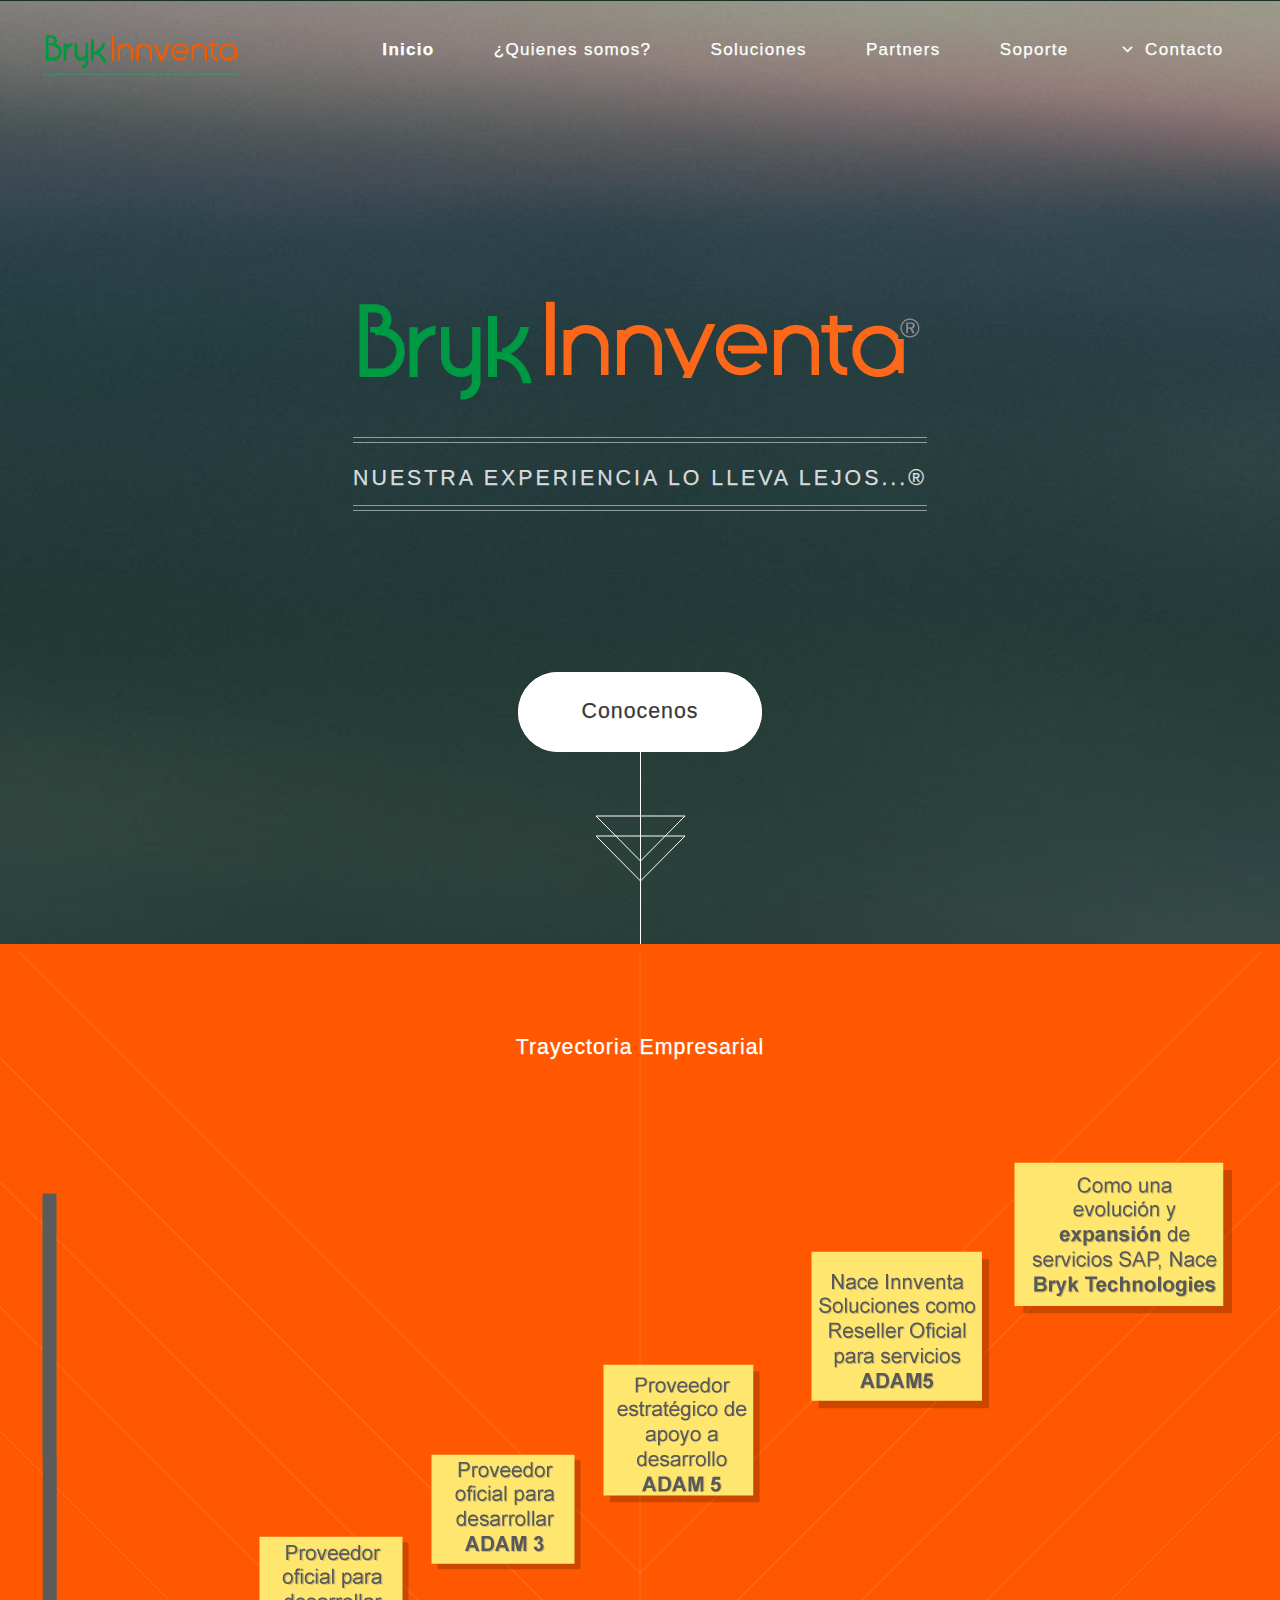
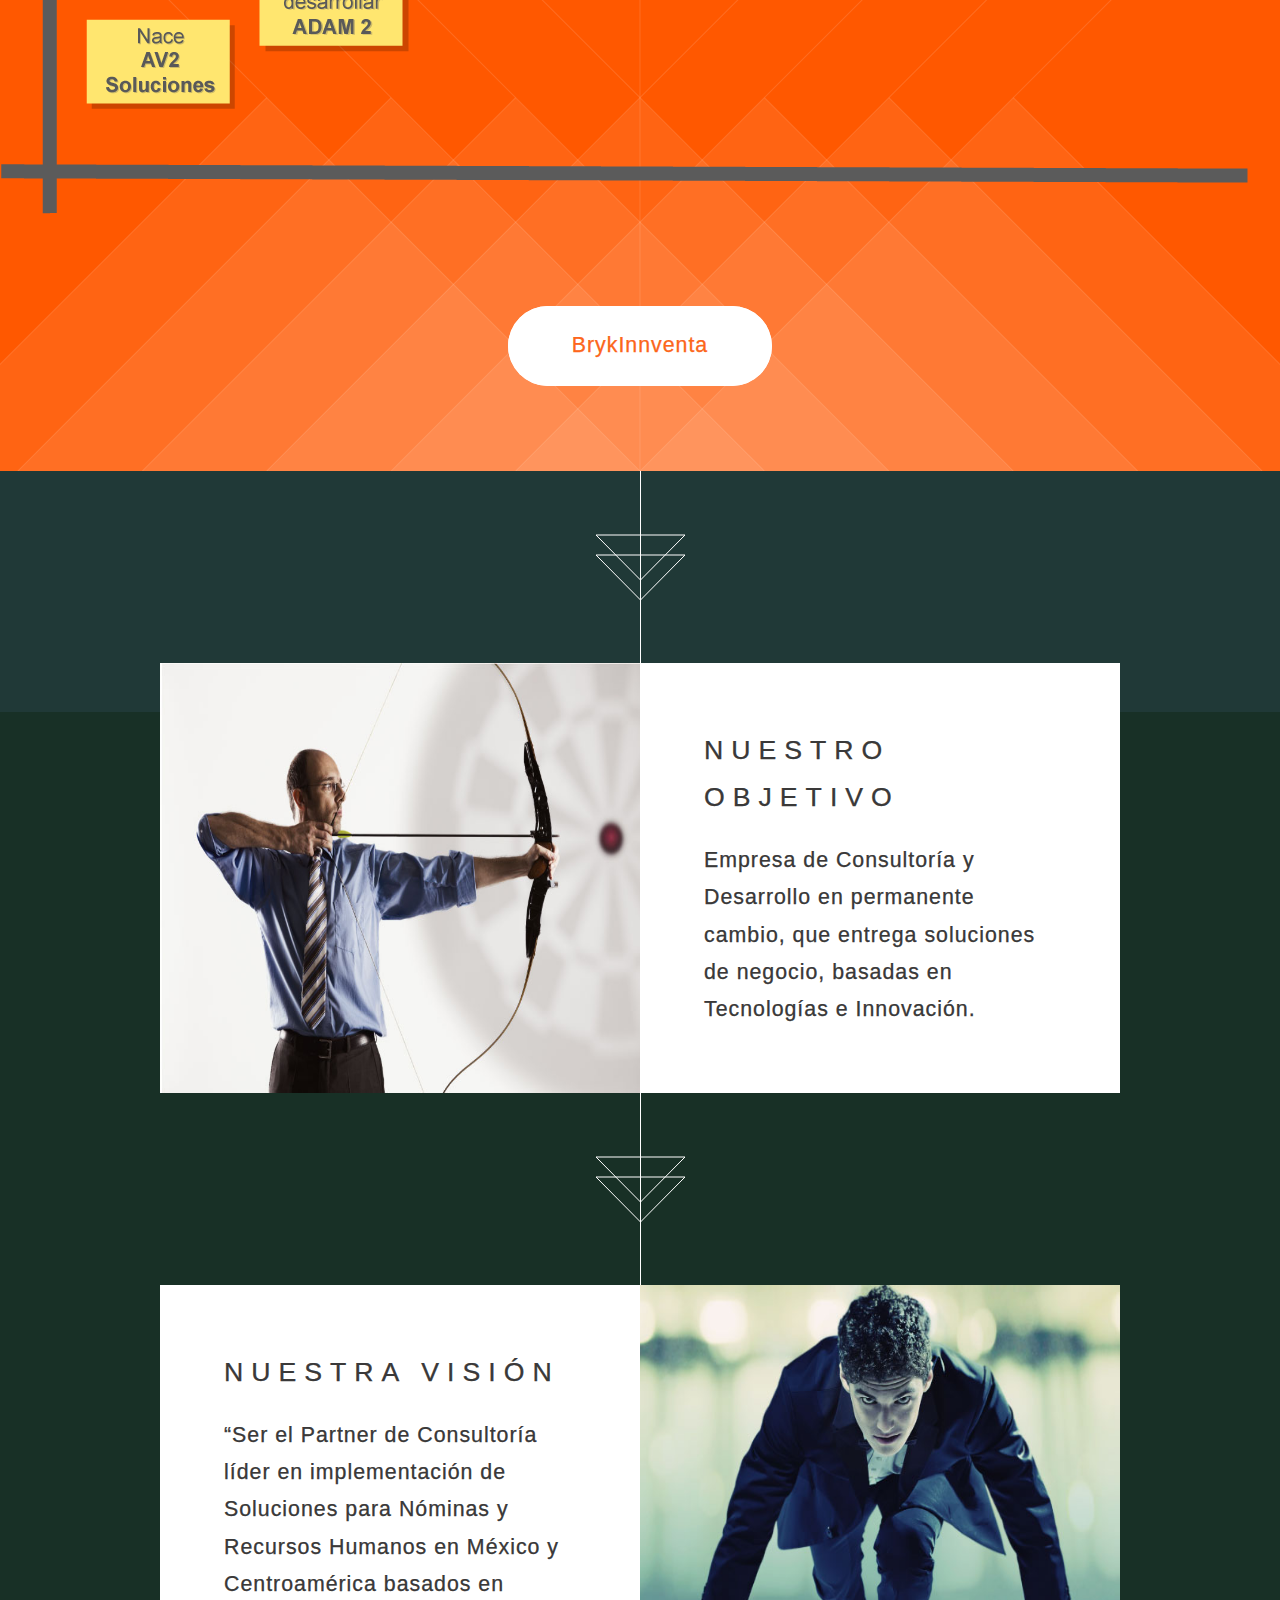
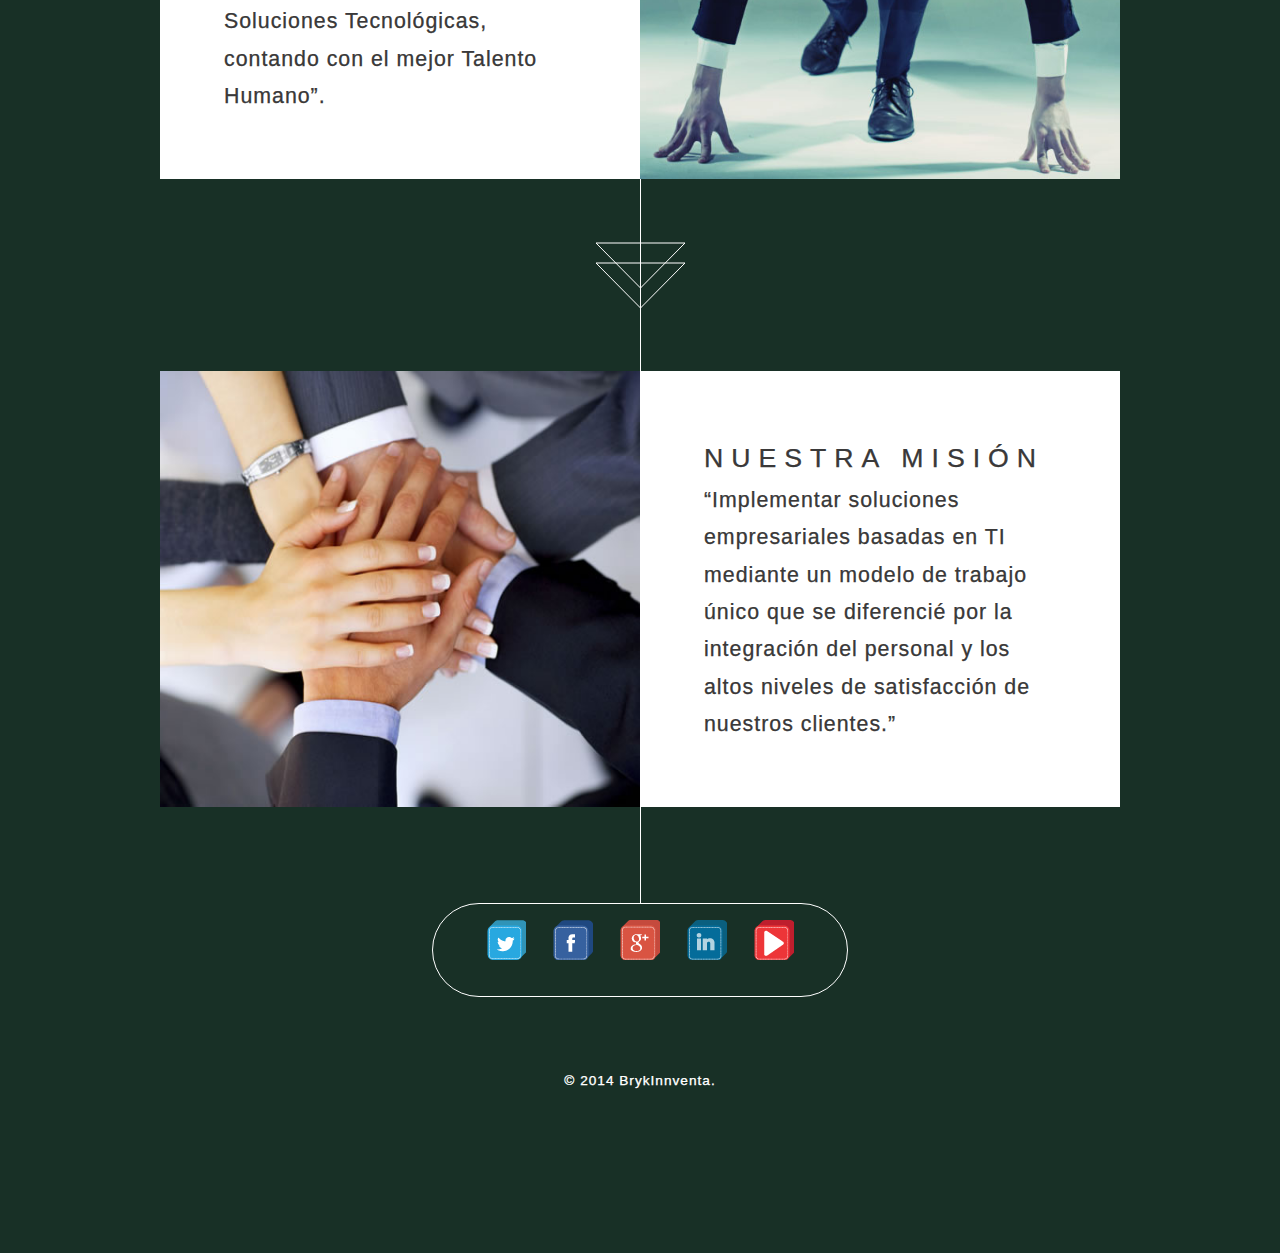
<file: nQuienes/somos.html>
<!DOCTYPE HTML>

<html>
	<head>
		<title>¿Quienes Somos?</title>
		<meta http-equiv="content-type" content="text/html; charset=utf-8" />
		<meta name="description" content="" />
		<meta name="keywords" content="" />
		<link href="http://fonts.googleapis.com/css?family=Source+Sans+Pro:300,400,600,300italic" rel="stylesheet" type="text/css" />
		<!--[if lte IE 8]><script src="css/ie/html5shiv.js"></script><![endif]-->

		<script src="js/jquery.min.js"></script>
		<script src="js/jquery.poptrox.min.js"></script>
		<script src="js/skel.min.js"></script>
		<script src="js/init.js"></script>
        
        <script src="jsm/jquery.min.js"></script>
		<script src="jsm/jquery.dropotron.min.js"></script>
		<script src="jsm/skel.min.js"></script>
		<script src="jsm/skel-layers.min.js"></script>
		<script src="jsm/init.js"></script>

				
		<noscript>

            <link rel="stylesheet" href="css/skel.css" />
			<link rel="stylesheet" href="css/style.css" />
			<link rel="stylesheet" href="css/style-noscript.css" />

		</noscript>
		<!--[if lte IE 8]><link rel="stylesheet" href="css/ie/v8.css" /><![endif]-->
	</head>
    		<!-- Header -->
			<header id="encabezado" class="alt">
            				<h1 id="logo"><a href="index.html"><img src="images/logo-2.png"></a></h1>
				<nav id="nav">
					<ul>
						<li class="current"><a href="http://www.av2.com.mx/">Inicio</a></li>
                       	<li class="menu">
                        <a href="http://www.av2.com.mx/_include/%C2%BFQuienesSomos?/%C2%BFQuienesSomos?.html">¿Quienes somos?</li></a>
						<li class="menu" >
							<a href="">Soluciones</a>
							<ul>
								<li class="submenu">
                                <a href="#">Productos</a>
                                <ul>
                                        <li><a href="http://www.av2.com.mx/_include/Maak/MAAK.html" id="sub">Maak</a></li>
										<li><a href="http://bryktechnologiescom.ipage.com/SapBusinessByDesing.html">SAP Business ByDesing</a></li>
										<li><a href="http://www.av2.com.mx/shortcodes.html">SAP</a></li>
										<li><a href="http://www.av2.com.mx/_include/ADAM%205/ADAM5.html">ADAM 5</a></li>
                                        </ul>
                                <li class="menu">
									<a href="http://www.av2.com.mx/_include/Servicios/Servicios.html">Servicios</a>

								</li>
							</ul>
						</li>
                           <li class="menu">
                        <a href="http://www.av2.com.mx/_include/Partners/PARTNERS.html">Partners</li></a>
                         <li class="menu">
									<a href="http://www.innventa.com.mx/innventa_soluciones/index.php?option=com_user&view=login&Itemid=1&comp=com_waticketsystem&ii=69">Soporte</a>
									<!--<ul>
										<li><a href="http://www.innventa.com.mx/innventa_soluciones/index.php?option=com_user&view=login&Itemid=1&comp=com_waticketsystem&ii=69">Tickets</a></li>
										<li><a href="ost.html">Manuales</a></li>
                                        </ul></li>-->
                          <li class="submenu">
									<a href="#">Contacto</a>
									<ul>
										<li><a href="http://www.av2.com.mx/_include/Contacto/contact.html">Contactanos</a></li>
										<li><a href="bolsadetrabajo.html">Bolsa de Trabajo</a></li>
                                        </ul></li>               
						<!-- desactivado <li><a href="#" class="button special">Iniciar Secion</a></li>-->
					</ul>
				</nav>
			</header>

		<!-- Header -->
			<section id="header">
				<header>
				<h1><img src="images/logo-2full.png"></h1>
				<p><strong>Nuestra experiencia lo lleva lejos...®</p></strong>
				<p></p>
				</header>
				<footer>
					<a href="#banner" class="button style2 scrolly scrolly-centered">Conocenos</a>
				</footer>
			</section>
          
		<!-- Banner -->
			<section id="banner">
				<header>
				 <center><p>Trayectoria <strong>Empresarial</strong></p></center>
				 &nbsp; &nbsp; &nbsp;&nbsp; &nbsp; &nbsp;<img src="images/Banner.png">  
	
				 <!--<center><h2>Nuestra Empresa</h2></center>-->
				</header>
                <!--<p id="emp">
                &nbsp;&nbsp;&nbsp;&nbsp;&nbsp;&nbsp;&nbsp;&nbsp;&nbsp;&nbsp;&nbsp;&nbsp;&nbsp;&nbsp;1992 Nace AV2 Soluciones<br>
                &nbsp;&nbsp;&nbsp;&nbsp;&nbsp;&nbsp;&nbsp;&nbsp;&nbsp;&nbsp;&nbsp;&nbsp;&nbsp;&nbsp;1994 Proveedor oficial para desarrollar ADAM 2, primer Back Office para AS/400<br>
				&nbsp;&nbsp;&nbsp;&nbsp;&nbsp;&nbsp;&nbsp;&nbsp;&nbsp;&nbsp;&nbsp;&nbsp;&nbsp;&nbsp;1998 Proveedor oficial para desarrollar ADAM 3<br>
			    &nbsp;&nbsp;&nbsp;&nbsp;&nbsp;&nbsp;&nbsp;&nbsp;&nbsp;&nbsp;&nbsp;&nbsp;&nbsp;&nbsp;2004 Proveedor estratégico de apoyo a desarrollo ADAM 5<br>
				&nbsp;&nbsp;&nbsp;&nbsp;&nbsp;&nbsp;&nbsp;&nbsp;&nbsp;&nbsp;&nbsp;&nbsp;&nbsp;&nbsp;2009 Nace Innventa Soluciones como Reseller Oficial para servicios ADAM5<br>
				&nbsp;&nbsp;&nbsp;&nbsp;&nbsp;&nbsp;&nbsp;&nbsp;&nbsp;&nbsp;&nbsp;&nbsp;&nbsp;&nbsp;2009 Nace Bryk Technologies como una evolución y expansión de servicios SAP.<br>
				&nbsp;&nbsp;&nbsp;&nbsp;&nbsp;&nbsp;&nbsp;&nbsp;&nbsp;&nbsp;&nbsp;&nbsp;&nbsp;&nbsp;BrykInnventa es una Empresa Mexicana con:<br>
					 &nbsp;&nbsp;&nbsp;&nbsp;&nbsp;&nbsp;&nbsp;&nbsp;&nbsp;&nbsp;&nbsp;&nbsp;&nbsp;&nbsp;&nbsp;&nbsp;&nbsp;&nbsp;&nbsp;&nbsp;&nbsp;● 20 años en el mercado de TI<br>
					 &nbsp;&nbsp;&nbsp;&nbsp;&nbsp;&nbsp;&nbsp;&nbsp;&nbsp;&nbsp;&nbsp;&nbsp;&nbsp;&nbsp;&nbsp;&nbsp;&nbsp;&nbsp;&nbsp;&nbsp;&nbsp;● 350 empresas atendidas<br>
					 &nbsp;&nbsp;&nbsp;&nbsp;&nbsp;&nbsp;&nbsp;&nbsp;&nbsp;&nbsp;&nbsp;&nbsp;&nbsp;&nbsp;&nbsp;&nbsp;&nbsp;&nbsp;&nbsp;&nbsp;&nbsp;● 700 proyectos exitosos<br>
				&nbsp;&nbsp;&nbsp;&nbsp;&nbsp;&nbsp;&nbsp;&nbsp;&nbsp;&nbsp;&nbsp;&nbsp;&nbsp;&nbsp;Cobertura de todos los procesos de negocio empresariales.<br>-->

                </p>
				<footer><br />
					<center><a href="#first" class="button style2 scrolly">BrykInnventa</a></center>
				</footer>
			</section>
		
		<!-- Feature 1 -->
			<article id="first" class="container box style1 right">
				<a href="#" class="image full"><img src="images/pic01.jpg" alt="" /></a>
				<div class="inner">
					<header>
						<h2>Nuestro Objetivo</h2>
					</header>
					<p>Empresa de Consultoría y Desarrollo en permanente cambio, que entrega soluciones de negocio, basadas en Tecnologías e Innovación.</p>
				</div>
			</article>
		
		<!-- Feature 2 -->
			<article class="container box style1 left">
				<a href="#" class="image full"><img src="images/pic03.jpg" alt="" /></a>
				<div class="inner">
					<header>
						<h2>Nuestra Visión
</h2>
					</header>
					<p>“Ser el Partner de Consultoría  líder en implementación de Soluciones para Nóminas y Recursos Humanos en México y Centroamérica basados en Soluciones Tecnológicas, contando con el mejor  Talento  Humano”.
</p>
				</div>
			</article>
            
        <!-- Feature 3 -->
            <article id="first" class="container box style1 right">
				<a href="#" class="image full"><img src="images/pic04.jpg" alt="" /></a>
				<div class="inner">
					<header>
						<h2>Nuestra Misión</h2>
					</header>
					“Implementar soluciones empresariales basadas en TI mediante un modelo de trabajo único que se diferencié por la integración del personal y los altos niveles de satisfacción de nuestros clientes.”
				</div>
			</article>
            
		
		<!-- Portfolio -->
			<!--<article class="container box style2">
				<header>
					<h2>Conoce a Nuestros Clientes</h2>
				</header>
				<div class="inner gallery">

					<div class="row flush">
						<div class="3u"><a class="image full"><img src="images/thumbs/01.png" alt="" title="Cargill de Mexico, S.A. de C.V." /></a></div>
						<div class="3u"><a class="image full"><img src="images/thumbs/02.png" alt="" title="CEMEX S.A.B. de C.V." /></a></div>
						<div class="3u"><a class="image full"><img src="images/thumbs/03.png" alt="" title="NO SABE FALLAR, S.A. DE C.V." /></a></div>
						<div class="3u"><a class="image full"><img src="images/thumbs/04.png" alt="" title="ERICSSON TELECOM, S.A. DE C.V." /></a></div>
					</div>

	
				</div>
			</article>-->
		
		
		<section id="footer">

            
               <!--`propuesta 2-->	
            <center> <ul class="icons">
				<li><a href="https://twitter.com/BrykInnventa" class="icon circle"><img src="images/twitter.png"></a></li>
				<li><a href="https://www.facebook.com/BrykTecnologies?ref=hl" class="icon circle"><img src="images/facebook.png"></a></li>
				<li><a href="https://plus.google.com/u/0/114129902495652649415/posts" class="icon circle"><img src="images/google.png"></a></li>
				<li><a href="https://www.linkedin.com/company/brykinnventa?trk=biz-companies-cym" class="icon circle"><img src="images/linkedin.png"></a></li>
                <li><a href="https://www.youtube.com/channel/UCDPb1jkfm4xMK5yISCqf9XQ" class="icon circle"><img src="images/youtube.png"></a></li>
			</ul>		
  	
			<div class="copyright">
				<ul class="menu">
				<span class="copyright">&copy; 2014 BrykInnventa.</span>
				</ul>
			</div>
		</section>

	</body>
</html>
</file>
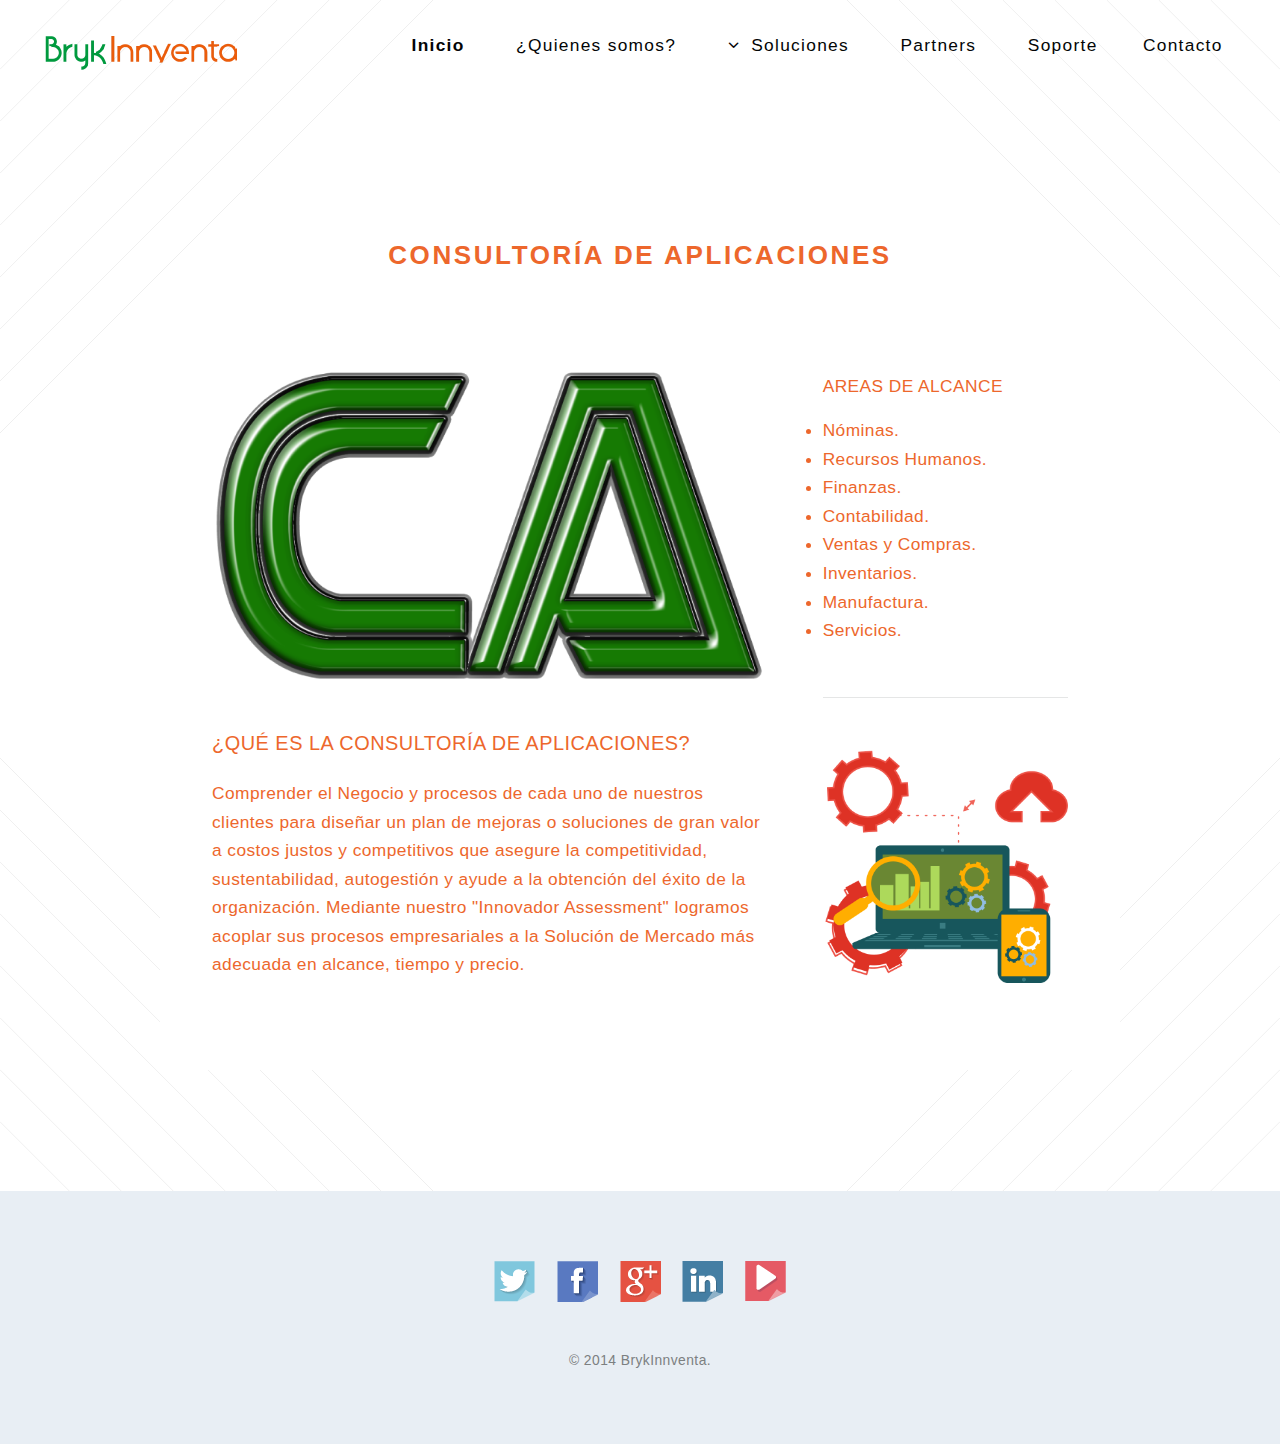
<file: nServicios/CA.html>
<!DOCTYPE HTML>

<html>
	<head>
		<title>Consultoria de Aplicaciones</title>
		<meta http-equiv="content-type" content="text/html; charset=utf-8" />
		<meta name="description" content="" />
		<meta name="keywords" content="" />
		<!--[if lte IE 8]><script src="css/ie/html5shiv.js"></script><![endif]-->
		<script src="js/jquery.min.js"></script>
		<script src="js/jquery.dropotron.min.js"></script>
		<script src="js/skel.min.js"></script>
		<script src="js/skel-layers.min.js"></script>
		<script src="js/init.js"></script>
		<noscript>
			<link rel="stylesheet" href="css/skel.css" />
			<link rel="stylesheet" href="css/style.css" />
			<link rel="stylesheet" href="css/style-noscript.css" />
		</noscript>
		<!--[if lte IE 8]><link rel="stylesheet" href="css/ie/v8.css" /><![endif]-->
		<!--[if lte IE 9]><link rel="stylesheet" href="css/ie/v9.css" /><![endif]-->
	</head>
	<body class="right-sidebar loading">
	
		<!-- Header -->
			<header id="header" class="alt">
				<h1 id="logo"><a href="http://bryktechnologiescom.ipage.com/nHome/index.html"><img src="images/logo-2.png"></a></h1>
				<nav id="nav">
					<ul>
						<li class="current"><a href="http://bryktechnologiescom.ipage.com/nHome/index.html">Inicio</a></li>
                       <li class="menu">
                        <a href="http://bryktechnologiescom.ipage.com/nQuienes/somos.html">¿Quienes somos?</li></a>
						<li class="submenu">
							<a href="">Soluciones</a>
							<ul>
								<li class="submenu">
                                <a href="#">Productos</a>
                                <ul>
                                        <li><a href="http://bryktechnologiescom.ipage.com/nProductos/maak/MAAK.html">Maak</a></li>
										<li><a href="http://bryktechnologiescom.ipage.com/nProductos/SAP%20Business%20ByDesing/Business%20ByDesing.html">SAP Business ByDesing</a></li>
										<li><a href="http://bryktechnologiescom.ipage.com/nProductos/SAP/SAP.html">SAP</a></li>
										<li><a href="http://bryktechnologiescom.ipage.com/nProductos/adam/ADAM5.html">ADAM 5</a></li>
                                        </ul>
                                <li class="menu">
									<a href="http://bryktechnologiescom.ipage.com/nServicios/Servicios.html">Servicios</a>
									<!--<ul>
										<li><a href="ON.html">Outsorcing de Nomina</a></li>
										<li><a href="DM.html">Desarrollo a la Medida</a></li>
										<li><a href="CA.html">Consultoria de Aplicaciones</a></li>
										<li><a href="CN.html">Consultoria de Negocios</a></li>
										<li><a href="OP.html">Outsoricing de Personal</a></li>
									</ul>-->
								</li>
							</ul>
						</li>
                           <li class="menu">
                        <a href="http://bryktechnologiescom.ipage.com/nPartners/PARTNERS.html">Partners</li></a>
                         <li class="menu">
									<a href="http://www.innventa.com.mx/innventa_soluciones/index.php?option=com_user&view=login&Itemid=1&comp=com_waticketsystem&ii=69">Soporte</a>
									<!--<ul>
										<li><a href="">Tickets</a></li>
										<li><a href="ost.html">Manuales</a></li>
                                        </ul></li>-->
                          <li class="menu">
									<a href="http://www.av2.com.mx/_include/Contacto/contact.html">Contacto</a>
									<!--<ul>
										<li><a href="http://www.av2.com.mx/_include/Contacto/contact.html">Contactanos</a></li>
										<li><a href="bolsadetrabajo.html">Bolsa de Trabajo</a></li>
                                        </ul></li> -->              
						<!-- desactivado <li><a href="#" class="button special">Iniciar Secion</a></li>-->
					</ul>
				</nav>
			</header>
		<!-- Main -->
			<article id="main">
			<br /><br /><br /><br />
					<center><h2>Consultoría de Aplicaciones</h2></center>
				</header>
					
				<!-- One -->
					<section class="wrapper style4 container">
					
						<div class="row oneandhalf">
							<div class="8u">
								
								<!-- Content -->
									<div class="content">
										<section>
											<a class="image feature"><img src="images/CA.png" alt="" /></a>
											<header>
												<h3>¿Qué es la consultoría de Aplicaciones?</h3>
											</header>
											<p>Comprender el Negocio y procesos de cada uno de nuestros clientes para diseñar un plan de mejoras o soluciones de gran valor a costos justos y competitivos que asegure la competitividad, sustentabilidad, autogestión y ayude a la obtención del éxito de la organización. Mediante nuestro "Innovador Assessment" logramos acoplar sus procesos empresariales a la Solución de Mercado más adecuada en alcance, tiempo y precio.</p>
											
										</section>
									</div>
	
							</div>
							<div class="4u">
								
								<!-- Sidebar -->
									<div class="sidebar">
										
                                        <section>
                                        
											<header>
												<h3></h3>
											</header>
											<h4>Areas de alcance</h4>
											<li>Nóminas.</li>
                                            <li>Recursos Humanos.</li>
                                            <li>Finanzas.</li>
                                            <li>Contabilidad.</li>
                                            <li>Ventas y Compras.</li>
                                            <li>Inventarios.</li>
                                            <li>Manufactura.</li>
                                            <li>Servicios.</li>
										<section>
											<header>
	               <a class="image feature"><img src="images/Consulting.png" alt="" /></a>
											</header>											
										</section>
									</div>

							</div>
						</div>					
					</section>

			
						</div>
					</section>
					
			</article>

		<!-- Footer -->
			<footer id="footer">
			
				<center> <ul class="icons">
				<li><a href="https://twitter.com/BrykInnventa" class="icon circle"><img src="images/twitter.png"></a></li>
				<li><a href="https://www.facebook.com/BrykTecnologies?ref=hl" class="icon circle"><img src="images/facebook.png"></a></li>
				<li><a href="https://plus.google.com/u/0/114129902495652649415/posts" class="icon circle"><img src="images/google.png"></a></li>
				<li><a href="https://www.linkedin.com/company/brykinnventa?trk=biz-companies-cym" class="icon circle"><img src="images/linkedin.png"></a></li>
                <li><a href="https://www.youtube.com/channel/UCDPb1jkfm4xMK5yISCqf9XQ" class="icon circle"><img src="images/youtube.png"></a></li>
			</ul>		
				
				<span class="copyright">&copy; 2014 BrykInnventa.</span></center>


			
			</footer>

	</body>
</html>
</file>
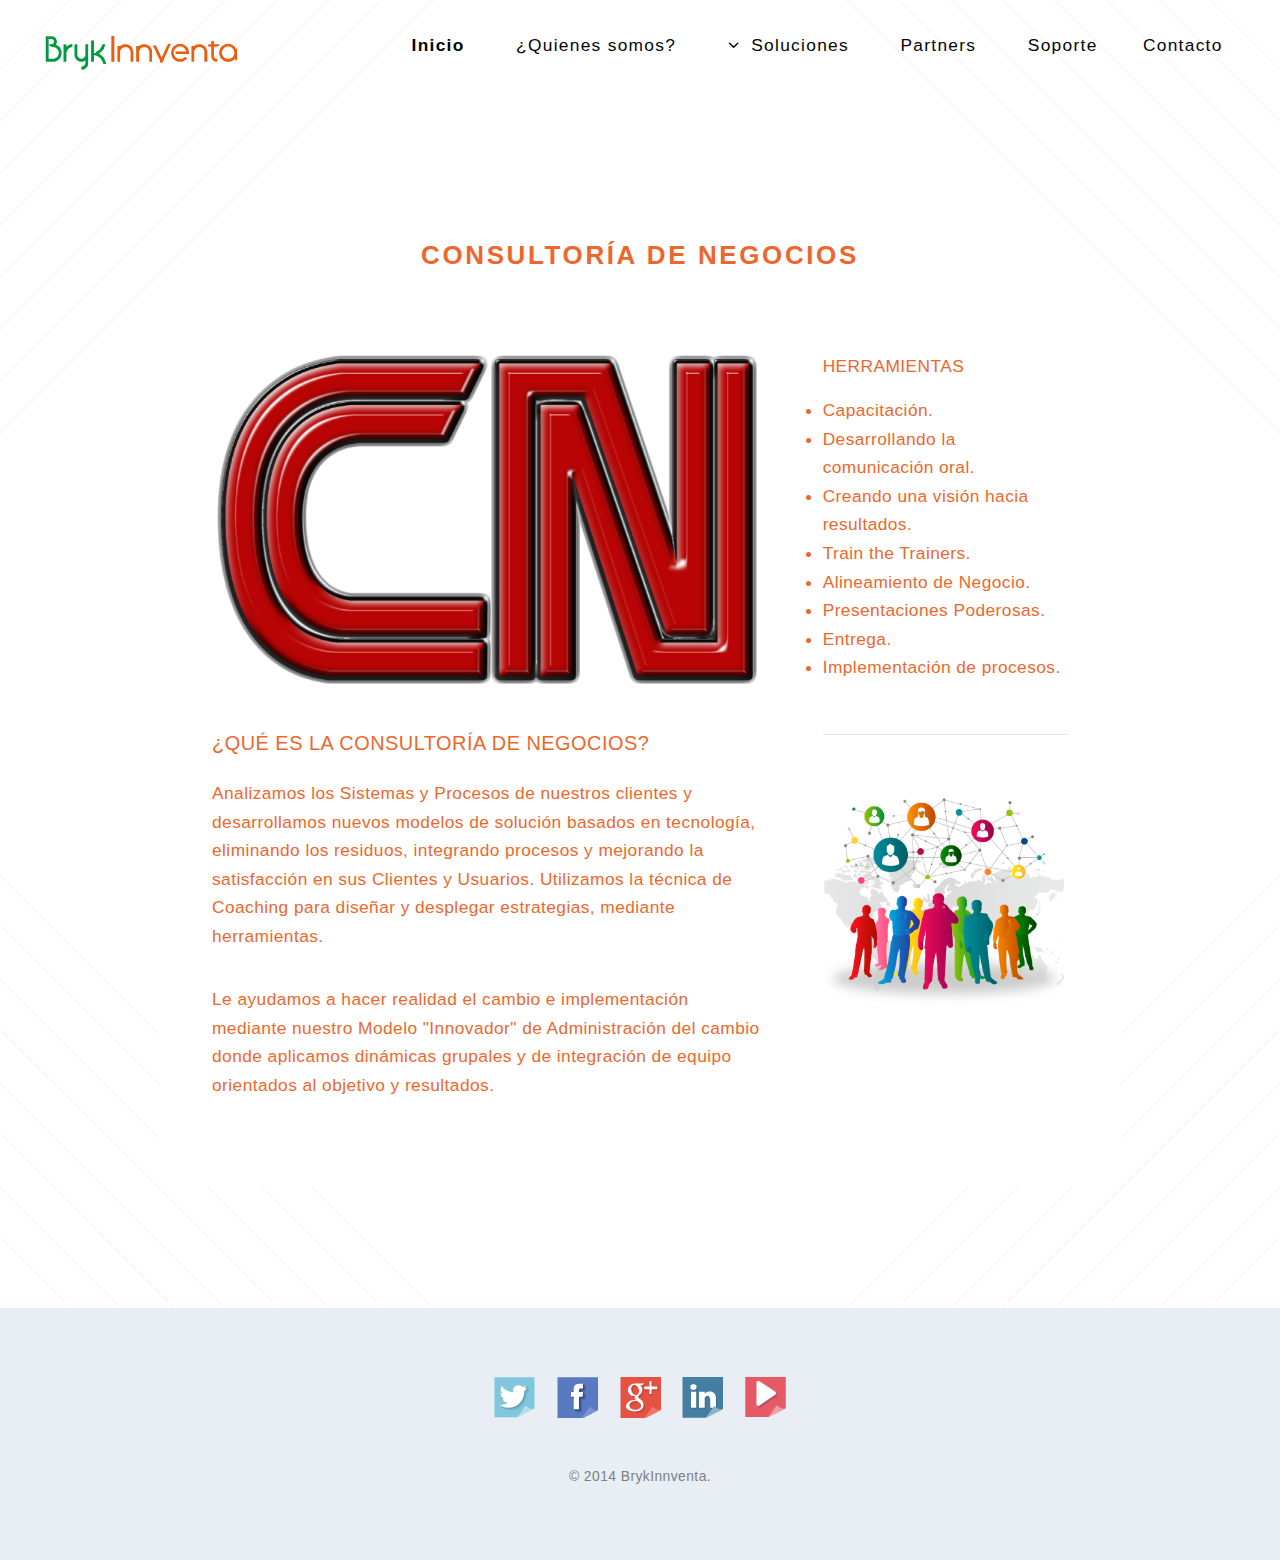
<file: nServicios/CN.html>
<!DOCTYPE HTML>

<html>
	<head>
		<title>Consultoría de Negocios</title>
		<meta http-equiv="content-type" content="text/html; charset=utf-8" />
		<meta name="description" content="" />
		<meta name="keywords" content="" />
		<!--[if lte IE 8]><script src="css/ie/html5shiv.js"></script><![endif]-->
		<script src="js/jquery.min.js"></script>
		<script src="js/jquery.dropotron.min.js"></script>
		<script src="js/skel.min.js"></script>
		<script src="js/skel-layers.min.js"></script>
		<script src="js/init.js"></script>
		<noscript>
			<link rel="stylesheet" href="css/skel.css" />
			<link rel="stylesheet" href="css/style.css" />
			<link rel="stylesheet" href="css/style-noscript.css" />
		</noscript>
		<!--[if lte IE 8]><link rel="stylesheet" href="css/ie/v8.css" /><![endif]-->
		<!--[if lte IE 9]><link rel="stylesheet" href="css/ie/v9.css" /><![endif]-->
	</head>
	<body class="right-sidebar loading">
	
		<!-- Header -->
			<header id="header" class="alt">
				<h1 id="logo"><a href="http://bryktechnologiescom.ipage.com/nHome/index.html"><img src="images/logo-2.png"></a></h1>
				<nav id="nav">
					<ul>
						<li class="current"><a href="http://bryktechnologiescom.ipage.com/nHome/index.html">Inicio</a></li>
                       <li class="menu">
                        <a href="http://bryktechnologiescom.ipage.com/nQuienes/somos.html">¿Quienes somos?</li></a>
						<li class="submenu">
							<a href="">Soluciones</a>
							<ul>
								<li class="submenu">
                                <a href="#">Productos</a>
                                <ul>
                                        <li><a href="http://bryktechnologiescom.ipage.com/nProductos/maak/MAAK.html">Maak</a></li>
										<li><a href="http://bryktechnologiescom.ipage.com/nProductos/SAP%20Business%20ByDesing/Business%20ByDesing.html">SAP Business ByDesing</a></li>
										<li><a href="http://bryktechnologiescom.ipage.com/nProductos/SAP/SAP.html">SAP</a></li>
										<li><a href="http://bryktechnologiescom.ipage.com/nProductos/adam/ADAM5.html">ADAM 5</a></li>
                                        </ul>
                                <li class="menu">
									<a href="http://bryktechnologiescom.ipage.com/nServicios/Servicios.html">Servicios</a>
									<!--<ul>
										<li><a href="ON.html">Outsorcing de Nomina</a></li>
										<li><a href="DM.html">Desarrollo a la Medida</a></li>
										<li><a href="CA.html">Consultoria de Aplicaciones</a></li>
										<li><a href="CN.html">Consultoria de Negocios</a></li>
										<li><a href="OP.html">Outsoricing de Personal</a></li>
									</ul>-->
								</li>
							</ul>
						</li>
                           <li class="menu">
                        <a href="http://bryktechnologiescom.ipage.com/nPartners/PARTNERS.html">Partners</li></a>
                         <li class="menu">
									<a href="http://www.innventa.com.mx/innventa_soluciones/index.php?option=com_user&view=login&Itemid=1&comp=com_waticketsystem&ii=69">Soporte</a>
									<!--<ul>
										<li><a href="">Tickets</a></li>
										<li><a href="ost.html">Manuales</a></li>
                                        </ul></li>-->
                          <li class="menu">
									<a href="http://www.av2.com.mx/_include/Contacto/contact.html">Contacto</a>
									<!--<ul>
										<li><a href="http://www.av2.com.mx/_include/Contacto/contact.html">Contactanos</a></li>
										<li><a href="bolsadetrabajo.html">Bolsa de Trabajo</a></li>
                                        </ul></li> -->              
						<!-- desactivado <li><a href="#" class="button special">Iniciar Secion</a></li>-->
					</ul>
				</nav>
			</header>
		<!-- Main -->
			<article id="main">

				<!--<header class="special container">
					<span class="icon fa-tablet"></span>-->
					<br /><br /><br /><br />
					<center><h2>Consultoría de Negocios</h2></center>
				</header>
					
				<!-- One -->
					<section class="wrapper style4 container">
					
						<div class="row oneandhalf">
							<div class="8u">
								
								<!-- Content -->
									<div class="content">
										<section>
											<a class="image feature"><img src="images/CN.png" alt="" /></a>
											<header>
												<h3>¿Qué es la Consultoría de Negocios?</h3>
											</header>
											<p>Analizamos los Sistemas y Procesos de nuestros clientes y desarrollamos nuevos modelos de solución basados en tecnología, eliminando los residuos, integrando procesos y mejorando la satisfacción en sus Clientes y Usuarios. Utilizamos la técnica de Coaching para diseñar y desplegar estrategias, mediante herramientas.</p>
                                            <p>Le ayudamos a hacer realidad el cambio e implementación mediante nuestro Modelo "Innovador" de Administración del cambio donde aplicamos dinámicas grupales y de integración de equipo orientados al objetivo y resultados.</p>
											
										</section>
									</div>
	
							</div>
							<div class="4u">
								
								<!-- Sidebar -->
									<div class="sidebar">
										<section>
											<header>
												<h4>Herramientas</h4>
											</header>
											<li>Capacitación.</li>
                                            <li>Desarrollando la comunicación oral.</li>
                                            <li>Creando una visión hacia resultados.</li>
                                            <li>Train the Trainers.</li>
                                            <li>Alineamiento de Negocio.</li>
                                            <li>Presentaciones Poderosas.</li>
                                            <li>Entrega.</li>
                                            <li>Implementación de procesos.</li>
										</section>
										<section>
											<header>
												<a class="image feature"><img src="images/ConsultingCN.png" alt="" /></a>
											</header>
										</section>
									</div>

							</div>
						</div>					
					</section>

				
					
			</article>

		<!-- Footer -->
			<footer id="footer">
			
			<center> <ul class="icons">
				<li><a href="https://twitter.com/BrykInnventa" class="icon circle"><img src="images/twitter.png"></a></li>
				<li><a href="https://www.facebook.com/BrykTecnologies?ref=hl" class="icon circle"><img src="images/facebook.png"></a></li>
				<li><a href="https://plus.google.com/u/0/114129902495652649415/posts" class="icon circle"><img src="images/google.png"></a></li>
				<li><a href="https://www.linkedin.com/company/brykinnventa?trk=biz-companies-cym" class="icon circle"><img src="images/linkedin.png"></a></li>
                <li><a href="https://www.youtube.com/channel/UCDPb1jkfm4xMK5yISCqf9XQ" class="icon circle"><img src="images/youtube.png"></a></li>
			</ul>		
				
				<span class="copyright">&copy; 2014 BrykInnventa.</span></center>


			
			</footer>

	</body>
</html>
</file>
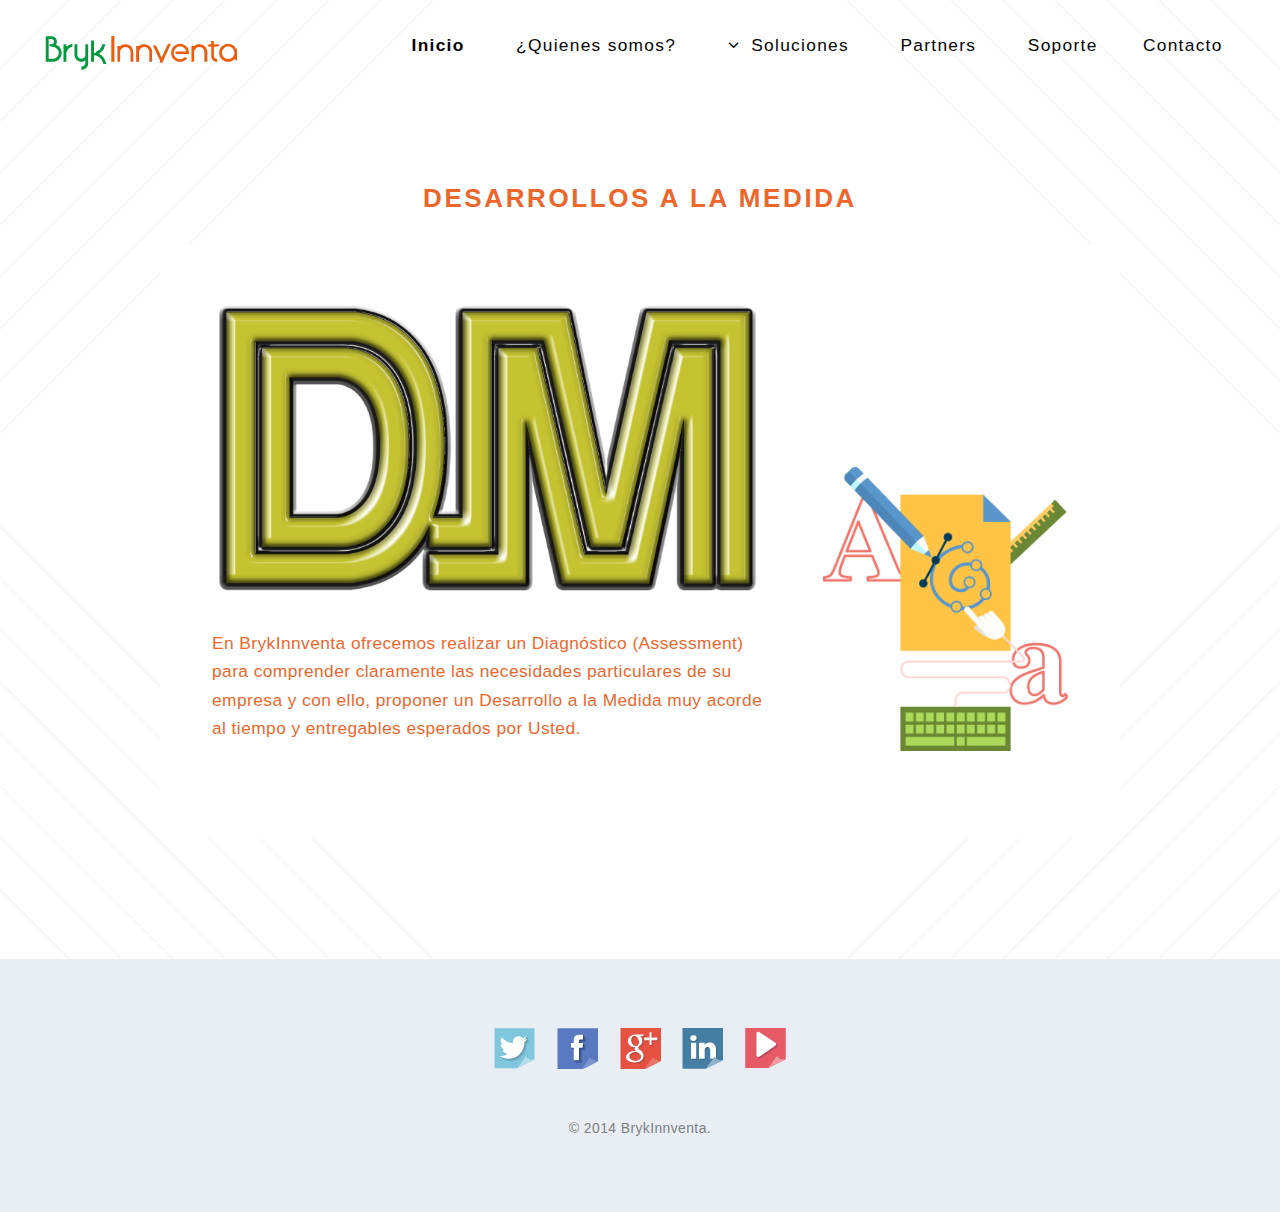
<file: nServicios/DM.html>
<!DOCTYPE HTML>
<!--
	Twenty 1.0 by HTML5 UP
	html5up.net | @n33co
	Free for personal and commercial use under the CCA 3.0 license (html5up.net/license)
-->
<html>
	<head>
		<title>Desarrollos a la Medida</title>
		<meta http-equiv="content-type" content="text/html; charset=utf-8" />
		<meta name="description" content="" />
		<meta name="keywords" content="" />
		<!--[if lte IE 8]><script src="css/ie/html5shiv.js"></script><![endif]-->
		<script src="js/jquery.min.js"></script>
		<script src="js/jquery.dropotron.min.js"></script>
		<script src="js/skel.min.js"></script>
		<script src="js/skel-layers.min.js"></script>
		<script src="js/init.js"></script>
		<noscript>
			<link rel="stylesheet" href="css/skel.css" />
			<link rel="stylesheet" href="css/style.css" />
			<link rel="stylesheet" href="css/style-noscript.css" />
		</noscript>
		<!--[if lte IE 8]><link rel="stylesheet" href="css/ie/v8.css" /><![endif]-->
		<!--[if lte IE 9]><link rel="stylesheet" href="css/ie/v9.css" /><![endif]-->
	</head>
	<body class="right-sidebar loading">
	
		<!-- Header -->
			<header id="header" class="alt">
				<h1 id="logo"><a href="http://bryktechnologiescom.ipage.com/nHome/index.html"><img src="images/logo-2.png"></a></h1>
				<nav id="nav">
					<ul>
						<li class="current"><a href="http://bryktechnologiescom.ipage.com/nHome/index.html">Inicio</a></li>
                       <li class="menu">
                        <a href="http://bryktechnologiescom.ipage.com/nQuienes/somos.html">¿Quienes somos?</li></a>
						<li class="submenu">
							<a href="">Soluciones</a>
							<ul>
								<li class="submenu">
                                <a href="#">Productos</a>
                                <ul>
                                        <li><a href="http://bryktechnologiescom.ipage.com/nProductos/maak/MAAK.html">Maak</a></li>
										<li><a href="http://bryktechnologiescom.ipage.com/nProductos/SAP%20Business%20ByDesing/Business%20ByDesing.html">SAP Business ByDesing</a></li>
										<li><a href="http://bryktechnologiescom.ipage.com/nProductos/SAP/SAP.html">SAP</a></li>
										<li><a href="http://bryktechnologiescom.ipage.com/nProductos/adam/ADAM5.html">ADAM 5</a></li>
                                        </ul>
                                <li class="menu">
									<a href="http://bryktechnologiescom.ipage.com/nServicios/Servicios.html">Servicios</a>
									<!--<ul>
										<li><a href="ON.html">Outsorcing de Nomina</a></li>
										<li><a href="DM.html">Desarrollo a la Medida</a></li>
										<li><a href="CA.html">Consultoria de Aplicaciones</a></li>
										<li><a href="CN.html">Consultoria de Negocios</a></li>
										<li><a href="OP.html">Outsoricing de Personal</a></li>
									</ul>-->
								</li>
							</ul>
						</li>
                           <li class="menu">
                        <a href="http://bryktechnologiescom.ipage.com/nPartners/PARTNERS.html">Partners</li></a>
                         <li class="menu">
									<a href="http://www.innventa.com.mx/innventa_soluciones/index.php?option=com_user&view=login&Itemid=1&comp=com_waticketsystem&ii=69">Soporte</a>
									<!--<ul>
										<li><a href="">Tickets</a></li>
										<li><a href="ost.html">Manuales</a></li>
                                        </ul></li>-->
                          <li class="menu">
									<a href="http://www.av2.com.mx/_include/Contacto/contact.html">Contacto</a>
									<!--<ul>
										<li><a href="http://www.av2.com.mx/_include/Contacto/contact.html">Contactanos</a></li>
										<li><a href="bolsadetrabajo.html">Bolsa de Trabajo</a></li>
                                        </ul></li> -->              
						<!-- desactivado <li><a href="#" class="button special">Iniciar Secion</a></li>-->
					</ul>
				</nav>
			</header>
		<!-- Main -->
			<article id="main">

				<!--<header class="special container">
					<span class="icon fa-tablet"></span>-->
					<br /><br />
				  <center><h2>Desarrollos a la Medida</h2></center>
				</header>
					
				
<!-- One -->
					<section class="wrapper style4 container">
					
						<div class="row oneandhalf">
							<div class="8u">
								
								<!-- Content -->
									<div class="content">
										<section>
											<a class="image feature"><img src="images/DM.png" alt="" /></a>
											<header>
											</header>
											<p>En BrykInnventa ofrecemos realizar un Diagnóstico (Assessment) para comprender claramente las necesidades particulares de su empresa y con ello, proponer un Desarrollo a la Medida muy acorde al tiempo y entregables esperados por Usted.
											
										</section>
									</div>
	
							</div>
							<div class="4u">
								
								<!-- Sidebar -->
									<div class="sidebar">

											<header>
											<br /><br /><br /><br /><br /><br />
	               <a class="image feature"><img src="images/desarrollos.png" alt="" /></a>
											</header>											
										</section>
									</div>

							</div>
						</div>					
					</section>

			
						</div>
					</section>
					
			</article>
		<!-- Footer -->
			<footer id="footer">
			
			<center> <ul class="icons">
				<li><a href="https://twitter.com/BrykInnventa" class="icon circle"><img src="images/twitter.png"></a></li>
				<li><a href="https://www.facebook.com/BrykTecnologies?ref=hl" class="icon circle"><img src="images/facebook.png"></a></li>
				<li><a href="https://plus.google.com/u/0/114129902495652649415/posts" class="icon circle"><img src="images/google.png"></a></li>
				<li><a href="https://www.linkedin.com/company/brykinnventa?trk=biz-companies-cym" class="icon circle"><img src="images/linkedin.png"></a></li>
                <li><a href="https://www.youtube.com/channel/UCDPb1jkfm4xMK5yISCqf9XQ" class="icon circle"><img src="images/youtube.png"></a></li>
			</ul>		
				
				<span class="copyright">&copy; 2014 BrykInnventa.</span></center>


			
			</footer>

	</body>
</html>
</file>
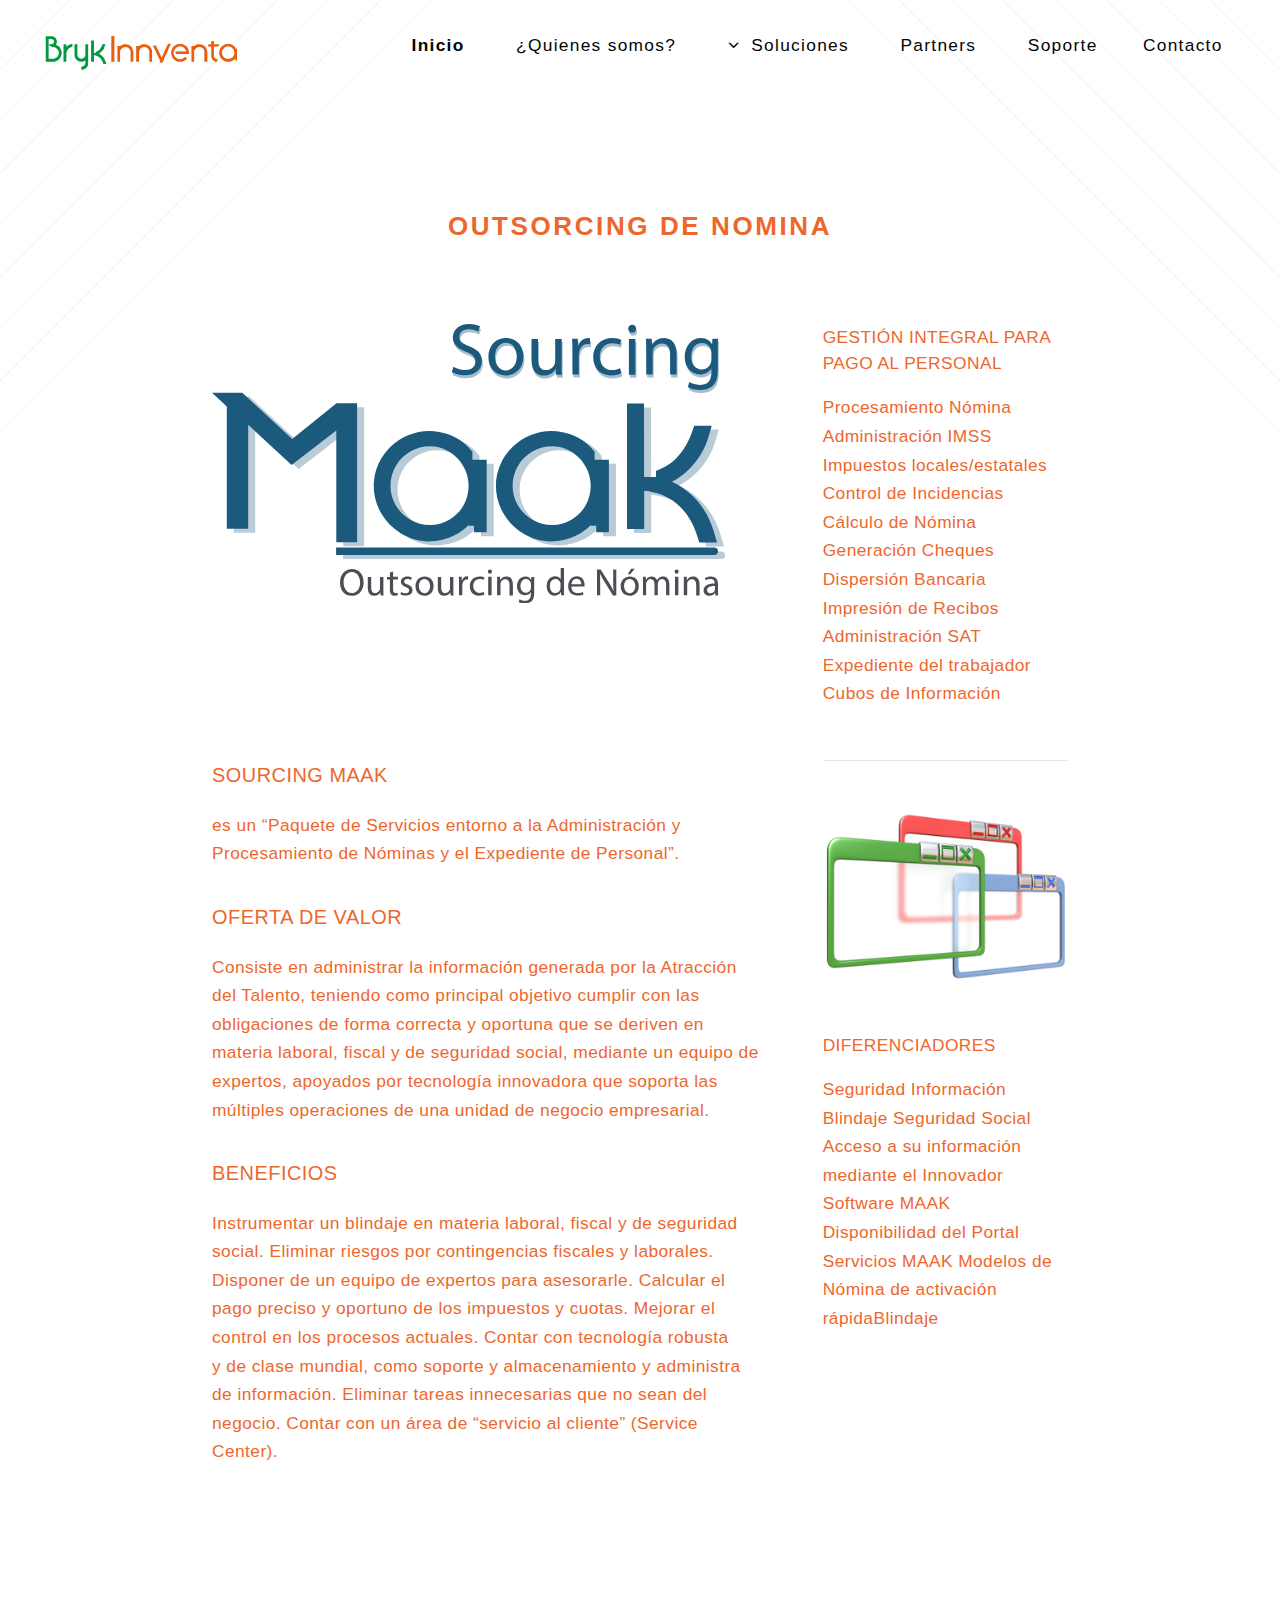
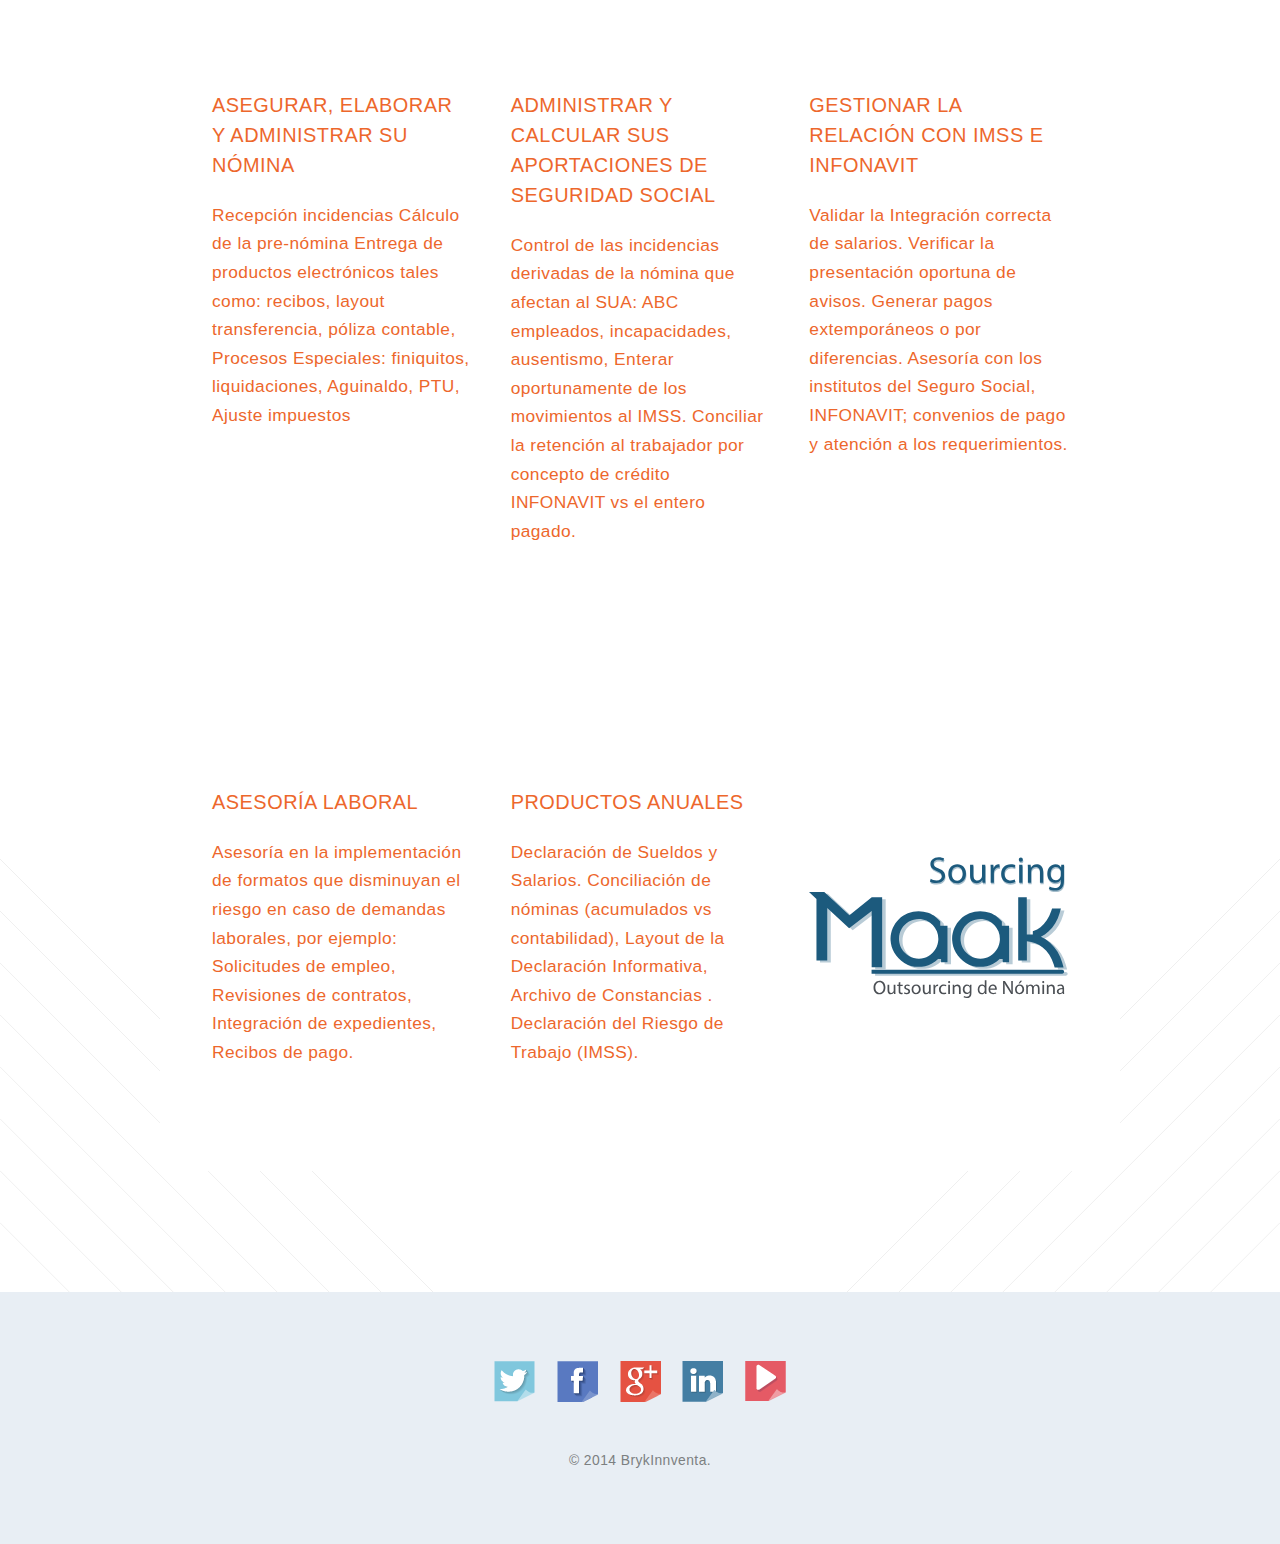
<file: nServicios/ON.html>
<!DOCTYPE HTML>
<!--
	Twenty 1.0 by HTML5 UP
	html5up.net | @n33co
	Free for personal and commercial use under the CCA 3.0 license (html5up.net/license)
-->
<html>
	<head>
		<title>Outsorcing de Nomina</title>
		<meta http-equiv="content-type" content="text/html; charset=utf-8" />
		<meta name="description" content="" />
		<meta name="keywords" content="" />
		<!--[if lte IE 8]><script src="css/ie/html5shiv.js"></script><![endif]-->
		<script src="js/jquery.min.js"></script>
		<script src="js/jquery.dropotron.min.js"></script>
		<script src="js/skel.min.js"></script>
		<script src="js/skel-layers.min.js"></script>
		<script src="js/init.js"></script>
		<noscript>
			<link rel="stylesheet" href="css/skel.css" />
			<link rel="stylesheet" href="css/style.css" />
			<link rel="stylesheet" href="css/style-noscript.css" />
		</noscript>
		<!--[if lte IE 8]><link rel="stylesheet" href="css/ie/v8.css" /><![endif]-->
		<!--[if lte IE 9]><link rel="stylesheet" href="css/ie/v9.css" /><![endif]-->
	</head>
	<body class="right-sidebar loading">
	
		<!-- Header -->
			<header id="header" class="alt">
				<h1 id="logo"><a href="http://bryktechnologiescom.ipage.com/nHome/index.html"><img src="images/logo-2.png"></a></h1>
				<nav id="nav">
					<ul>
						<li class="current"><a href="http://bryktechnologiescom.ipage.com/nHome/index.html">Inicio</a></li>
                       <li class="menu">
                        <a href="http://bryktechnologiescom.ipage.com/nQuienes/somos.html">¿Quienes somos?</li></a>
						<li class="submenu">
							<a href="">Soluciones</a>
							<ul>
								<li class="submenu">
                                <a href="#">Productos</a>
                                <ul>
                                        <li><a href="http://bryktechnologiescom.ipage.com/nProductos/maak/MAAK.html">Maak</a></li>
										<li><a href="http://bryktechnologiescom.ipage.com/nProductos/SAP%20Business%20ByDesing/Business%20ByDesing.html">SAP Business ByDesing</a></li>
										<li><a href="http://bryktechnologiescom.ipage.com/nProductos/SAP/SAP.html">SAP</a></li>
										<li><a href="http://bryktechnologiescom.ipage.com/nProductos/adam/ADAM5.html">ADAM 5</a></li>
                                        </ul>
                                <li class="menu">
									<a href="http://bryktechnologiescom.ipage.com/nServicios/Servicios.html">Servicios</a>
									<!--<ul>
										<li><a href="ON.html">Outsorcing de Nomina</a></li>
										<li><a href="DM.html">Desarrollo a la Medida</a></li>
										<li><a href="CA.html">Consultoria de Aplicaciones</a></li>
										<li><a href="CN.html">Consultoria de Negocios</a></li>
										<li><a href="OP.html">Outsoricing de Personal</a></li>
									</ul>-->
								</li>
							</ul>
						</li>
                           <li class="menu">
                        <a href="http://bryktechnologiescom.ipage.com/nPartners/PARTNERS.html">Partners</li></a>
                         <li class="menu">
									<a href="http://www.innventa.com.mx/innventa_soluciones/index.php?option=com_user&view=login&Itemid=1&comp=com_waticketsystem&ii=69">Soporte</a>
									<!--<ul>
										<li><a href="">Tickets</a></li>
										<li><a href="ost.html">Manuales</a></li>
                                        </ul></li>-->
                          <li class="menu">
									<a href="http://www.av2.com.mx/_include/Contacto/contact.html">Contacto</a>
									<!--<ul>
										<li><a href="http://www.av2.com.mx/_include/Contacto/contact.html">Contactanos</a></li>
										<li><a href="bolsadetrabajo.html">Bolsa de Trabajo</a></li>
                                        </ul></li> -->              
						<!-- desactivado <li><a href="#" class="button special">Iniciar Secion</a></li>-->
					</ul>
				</nav>
			</header>
		<!-- Main -->
			<article id="main">
					<br /><br /><br />
					<center><h2>Outsorcing de Nomina</h2></center>
				</header>
					
				<!-- One -->
					<section class="wrapper style4 container">
					
						<div class="row oneandhalf">
							<div class="8u">
								
								<!-- Content -->
									<div class="content">
											<a class="image feature"><svg version="1.1"
	 xmlns="http://www.w3.org/2000/svg" xmlns:xlink="http://www.w3.org/1999/xlink" xmlns:a="http://ns.adobe.com/AdobeSVGViewerExtensions/3.0/"
	 x="0px" y="0px" width="513.1px" height="279.3px" viewBox="0 0 513.1 279.3" enable-background="new 0 0 513.1 279.3"
	 xml:space="preserve">
<defs>
</defs>
<g opacity="0.39">
	<path fill="#1C5A7D" d="M242.5,45.8c2.9,1.8,7.1,3.3,11.5,3.3c6.6,0,10.4-3.5,10.4-8.5c0-4.7-2.7-7.3-9.4-9.9
		c-8.1-2.9-13.2-7.1-13.2-14.1C241.9,8.8,248.3,3,258,3c5.1,0,8.8,1.2,11,2.4l-1.8,5.2c-1.6-0.9-5-2.4-9.5-2.4
		c-6.8,0-9.4,4.1-9.4,7.5c0,4.7,3,6.9,9.9,9.6c8.4,3.3,12.7,7.3,12.7,14.6c0,7.7-5.7,14.3-17.4,14.3c-4.8,0-10.1-1.4-12.7-3.2
		L242.5,45.8z"/>
	<path fill="#1C5A7D" d="M312.4,35.5c0,13.2-9.2,19-17.8,19c-9.7,0-17.2-7.1-17.2-18.4c0-12,7.8-19,17.7-19
		C305.5,17,312.4,24.5,312.4,35.5z M284,35.8c0,7.8,4.5,13.7,10.9,13.7c6.2,0,10.9-5.8,10.9-13.9c0-6.1-3-13.8-10.7-13.8
		C287.4,21.9,284,29,284,35.8z"/>
	<path fill="#1C5A7D" d="M350.6,43.9c0,3.7,0.1,6.9,0.3,9.8h-5.8l-0.4-5.8h-0.1c-1.7,2.9-5.5,6.7-11.8,6.7
		c-5.6,0-12.3-3.1-12.3-15.7V17.9h6.5v19.8c0,6.8,2.1,11.4,8,11.4c4.4,0,7.4-3,8.6-5.9c0.4-1,0.6-2.1,0.6-3.3v-22h6.5V43.9z"/>
	<path fill="#1C5A7D" d="M361.4,29c0-4.2-0.1-7.8-0.3-11.2h5.7l0.2,7h0.3c1.6-4.8,5.5-7.8,9.9-7.8c0.7,0,1.3,0.1,1.8,0.2v6.1
		c-0.7-0.1-1.3-0.2-2.2-0.2c-4.6,0-7.8,3.5-8.7,8.4c-0.1,0.9-0.3,1.9-0.3,3v19.1h-6.4V29z"/>
	<path fill="#1C5A7D" d="M410.3,52.3c-1.7,0.9-5.5,2.1-10.3,2.1c-10.8,0-17.8-7.3-17.8-18.3c0-11,7.5-19,19.2-19c3.8,0,7.2,1,9,1.8
		l-1.5,5c-1.6-0.9-4-1.7-7.5-1.7c-8.2,0-12.6,6.1-12.6,13.5c0,8.3,5.3,13.4,12.4,13.4c3.7,0,6.1-1,8-1.8L410.3,52.3z"/>
	<path fill="#1C5A7D" d="M425.2,7.8c0.1,2.2-1.6,4-4.1,4c-2.3,0-3.9-1.8-3.9-4c0-2.3,1.7-4.1,4.1-4.1C423.6,3.7,425.2,5.5,425.2,7.8
		z M417.9,53.6V17.9h6.5v35.8H417.9z"/>
	<path fill="#1C5A7D" d="M435.2,27.5c0-3.7-0.1-6.7-0.3-9.7h5.8l0.4,5.9h0.1c1.8-3.4,5.9-6.7,11.8-6.7c5,0,12.6,3,12.6,15.2v21.4
		h-6.5V33c0-5.8-2.1-10.6-8.3-10.6c-4.3,0-7.6,3-8.7,6.7c-0.3,0.8-0.4,1.9-0.4,3v21.5h-6.5V27.5z"/>
	<path fill="#1C5A7D" d="M507.1,17.9c-0.1,2.6-0.3,5.5-0.3,9.8v20.8c0,8.2-1.6,13.2-5.1,16.3c-3.5,3.3-8.5,4.3-13,4.3
		c-4.3,0-9-1-11.9-3l1.6-5c2.4,1.5,6.1,2.8,10.5,2.8c6.7,0,11.5-3.5,11.5-12.5v-4h-0.1c-2,3.3-5.8,6-11.4,6
		c-8.9,0-15.2-7.5-15.2-17.4c0-12.1,7.9-19,16.1-19c6.2,0,9.6,3.3,11.2,6.2h0.1l0.3-5.4H507.1z M500.4,32c0-1.1-0.1-2.1-0.4-3
		c-1.2-3.8-4.4-6.9-9.1-6.9c-6.2,0-10.6,5.2-10.6,13.5c0,7,3.5,12.9,10.6,12.9c4,0,7.6-2.5,9-6.7c0.4-1.1,0.5-2.4,0.5-3.5V32z"/>
</g>
<g>
	<path fill="#4B4F54" d="M151.6,258.2c0,8.9-5.4,13.6-12,13.6c-6.8,0-11.6-5.3-11.6-13.1c0-8.2,5.1-13.6,12-13.6
		C147,245.1,151.6,250.5,151.6,258.2z M131.6,258.6c0,5.5,3,10.5,8.2,10.5c5.3,0,8.3-4.9,8.3-10.7c0-5.1-2.7-10.5-8.2-10.5
		C134.3,247.8,131.6,252.9,131.6,258.6z"/>
	<path fill="#4B4F54" d="M171.4,266.3c0,1.9,0,3.6,0.2,5.1h-3l-0.2-3h-0.1c-0.9,1.5-2.8,3.4-6.1,3.4c-2.9,0-6.4-1.6-6.4-8.1v-10.8
		h3.4v10.3c0,3.5,1.1,5.9,4.1,5.9c2.3,0,3.8-1.6,4.4-3.1c0.2-0.5,0.3-1.1,0.3-1.7v-11.4h3.4V266.3z"/>
	<path fill="#4B4F54" d="M181.1,247.5v5.3h4.8v2.6h-4.8v10c0,2.3,0.7,3.6,2.5,3.6c0.9,0,1.5-0.1,2-0.2l0.2,2.5
		c-0.7,0.3-1.7,0.5-3,0.5c-1.6,0-2.8-0.5-3.6-1.4c-1-1-1.3-2.6-1.3-4.8v-10.1h-2.9v-2.6h2.9v-4.4L181.1,247.5z"/>
	<path fill="#4B4F54" d="M189.2,267.9c1,0.7,2.8,1.3,4.4,1.3c2.4,0,3.6-1.2,3.6-2.8c0-1.6-1-2.5-3.4-3.4c-3.3-1.2-4.9-3-4.9-5.2
		c0-3,2.4-5.4,6.4-5.4c1.9,0,3.5,0.5,4.6,1.2L199,256c-0.7-0.5-2.1-1.1-3.8-1.1c-2,0-3.1,1.1-3.1,2.5c0,1.5,1.1,2.2,3.5,3.1
		c3.2,1.2,4.9,2.8,4.9,5.6c0,3.3-2.5,5.5-6.9,5.5c-2,0-3.9-0.5-5.2-1.3L189.2,267.9z"/>
	<path fill="#4B4F54" d="M221.6,261.9c0,6.9-4.7,9.8-9.2,9.8c-5,0-8.9-3.7-8.9-9.5c0-6.2,4.1-9.8,9.2-9.8
		C218,252.4,221.6,256.2,221.6,261.9z M206.9,262.1c0,4.1,2.3,7.1,5.6,7.1c3.2,0,5.6-3,5.6-7.2c0-3.1-1.6-7.1-5.6-7.1
		C208.6,254.9,206.9,258.6,206.9,262.1z"/>
	<path fill="#4B4F54" d="M241.4,266.3c0,1.9,0,3.6,0.2,5.1h-3l-0.2-3h-0.1c-0.9,1.5-2.8,3.4-6.1,3.4c-2.9,0-6.4-1.6-6.4-8.1v-10.8
		h3.4v10.3c0,3.5,1.1,5.9,4.1,5.9c2.3,0,3.8-1.6,4.4-3.1c0.2-0.5,0.3-1.1,0.3-1.7v-11.4h3.4V266.3z"/>
	<path fill="#4B4F54" d="M247,258.6c0-2.2,0-4.1-0.2-5.8h2.9l0.1,3.6h0.2c0.8-2.5,2.9-4.1,5.1-4.1c0.4,0,0.7,0,1,0.1v3.2
		c-0.3-0.1-0.7-0.1-1.1-0.1c-2.4,0-4.1,1.8-4.5,4.3c-0.1,0.5-0.2,1-0.2,1.6v9.9H247V258.6z"/>
	<path fill="#4B4F54" d="M272.3,270.6c-0.9,0.5-2.8,1.1-5.3,1.1c-5.6,0-9.2-3.8-9.2-9.5c0-5.7,3.9-9.8,10-9.8c2,0,3.8,0.5,4.7,1
		l-0.8,2.6c-0.8-0.5-2.1-0.9-3.9-0.9c-4.2,0-6.5,3.1-6.5,7c0,4.3,2.8,6.9,6.4,6.9c1.9,0,3.2-0.5,4.1-0.9L272.3,270.6z"/>
	<path fill="#4B4F54" d="M280,247.6c0,1.1-0.8,2.1-2.1,2.1c-1.2,0-2-0.9-2-2.1c0-1.2,0.9-2.1,2.1-2.1
		C279.2,245.5,280,246.4,280,247.6z M276.2,271.3v-18.5h3.4v18.5H276.2z"/>
	<path fill="#4B4F54" d="M285.2,257.8c0-1.9,0-3.5-0.2-5h3l0.2,3.1h0.1c0.9-1.8,3.1-3.5,6.1-3.5c2.6,0,6.5,1.5,6.5,7.9v11.1h-3.4
		v-10.7c0-3-1.1-5.5-4.3-5.5c-2.2,0-3.9,1.6-4.5,3.4c-0.2,0.4-0.2,1-0.2,1.6v11.1h-3.4V257.8z"/>
	<path fill="#4B4F54" d="M322.4,252.8c-0.1,1.3-0.2,2.8-0.2,5.1v10.8c0,4.2-0.8,6.9-2.6,8.5c-1.8,1.7-4.4,2.2-6.7,2.2
		c-2.2,0-4.7-0.5-6.2-1.5l0.8-2.6c1.2,0.8,3.1,1.5,5.4,1.5c3.4,0,6-1.8,6-6.5v-2.1h-0.1c-1,1.7-3,3.1-5.9,3.1c-4.6,0-7.9-3.9-7.9-9
		c0-6.3,4.1-9.8,8.3-9.8c3.2,0,5,1.7,5.8,3.2h0.1l0.2-2.8H322.4z M318.9,260.1c0-0.6,0-1.1-0.2-1.5c-0.6-2-2.3-3.6-4.7-3.6
		c-3.2,0-5.5,2.7-5.5,7c0,3.6,1.8,6.7,5.5,6.7c2.1,0,3.9-1.3,4.7-3.4c0.2-0.6,0.3-1.2,0.3-1.8V260.1z"/>
	<path fill="#4B4F54" d="M352,244.1v22.4c0,1.6,0,3.5,0.2,4.8h-3l-0.2-3.2h-0.1c-1,2.1-3.3,3.6-6.3,3.6c-4.5,0-7.9-3.8-7.9-9.4
		c0-6.2,3.8-10,8.3-10c2.8,0,4.7,1.3,5.6,2.8h0.1v-11.1H352z M348.6,260.3c0-0.4,0-1-0.2-1.4c-0.5-2.1-2.3-3.9-4.9-3.9
		c-3.5,0-5.6,3.1-5.6,7.2c0,3.8,1.8,6.9,5.5,6.9c2.3,0,4.3-1.5,4.9-4c0.1-0.5,0.2-0.9,0.2-1.5V260.3z"/>
	<path fill="#4B4F54" d="M359.4,262.7c0.1,4.6,3,6.4,6.4,6.4c2.4,0,3.9-0.4,5.1-1l0.6,2.4c-1.2,0.5-3.2,1.1-6.2,1.1
		c-5.7,0-9.1-3.8-9.1-9.3s3.3-10,8.7-10c6.1,0,7.7,5.3,7.7,8.7c0,0.7-0.1,1.2-0.1,1.6H359.4z M369.3,260.3c0-2.1-0.9-5.5-4.7-5.5
		c-3.4,0-4.9,3.1-5.2,5.5H369.3z"/>
	<path fill="#4B4F54" d="M385,271.3v-25.8h3.6l8.3,13.1c1.9,3,3.4,5.7,4.6,8.4l0.1,0c-0.3-3.4-0.4-6.6-0.4-10.6v-10.8h3.1v25.8H401
		l-8.2-13.1c-1.8-2.9-3.5-5.8-4.8-8.6l-0.1,0c0.2,3.3,0.3,6.4,0.3,10.6v11H385z"/>
	<path fill="#4B4F54" d="M426.8,261.9c0,6.9-4.7,9.8-9.2,9.8c-5,0-8.9-3.7-8.9-9.5c0-6.2,4.1-9.8,9.2-9.8
		C423.2,252.4,426.8,256.2,426.8,261.9z M412.1,262.1c0,4.1,2.3,7.1,5.6,7.1c3.2,0,5.6-3,5.6-7.2c0-3.1-1.6-7.1-5.6-7.1
		S412.1,258.6,412.1,262.1z M422.8,244.8l-4.7,5.5h-2.4l3.4-5.5H422.8z"/>
	<path fill="#4B4F54" d="M431,257.8c0-1.9,0-3.5-0.2-5h2.9l0.2,3h0.1c1-1.8,2.8-3.4,5.8-3.4c2.5,0,4.4,1.5,5.2,3.7h0.1
		c0.6-1,1.3-1.8,2.1-2.4c1.1-0.8,2.3-1.3,4.1-1.3c2.4,0,6.1,1.6,6.1,8v10.9h-3.3v-10.5c0-3.6-1.3-5.7-4-5.7c-1.9,0-3.4,1.4-4,3.1
		c-0.2,0.5-0.3,1.1-0.3,1.7v11.4h-3.3v-11.1c0-2.9-1.3-5.1-3.9-5.1c-2.1,0-3.6,1.7-4.2,3.4c-0.2,0.5-0.3,1.1-0.3,1.6v11.2H431V257.8
		z"/>
	<path fill="#4B4F54" d="M466.7,247.6c0,1.1-0.8,2.1-2.1,2.1c-1.2,0-2-0.9-2-2.1c0-1.2,0.9-2.1,2.1-2.1
		C465.9,245.5,466.7,246.4,466.7,247.6z M463,271.3v-18.5h3.4v18.5H463z"/>
	<path fill="#4B4F54" d="M471.9,257.8c0-1.9,0-3.5-0.2-5h3l0.2,3.1h0.1c0.9-1.8,3.1-3.5,6.1-3.5c2.6,0,6.5,1.5,6.5,7.9v11.1h-3.4
		v-10.7c0-3-1.1-5.5-4.3-5.5c-2.2,0-3.9,1.6-4.5,3.4c-0.2,0.4-0.2,1-0.2,1.6v11.1h-3.4V257.8z"/>
	<path fill="#4B4F54" d="M503.4,271.3l-0.3-2.3h-0.1c-1,1.5-3,2.8-5.7,2.8c-3.8,0-5.7-2.6-5.7-5.3c0-4.5,4-6.9,11.1-6.9v-0.4
		c0-1.5-0.4-4.3-4.2-4.3c-1.7,0-3.5,0.5-4.8,1.4l-0.8-2.2c1.5-1,3.8-1.6,6.1-1.6c5.7,0,7,3.9,7,7.6v6.9c0,1.6,0.1,3.2,0.3,4.4H503.4
		z M502.9,261.9c-3.7-0.1-7.8,0.6-7.8,4.2c0,2.2,1.5,3.2,3.2,3.2c2.4,0,3.9-1.5,4.5-3.1c0.1-0.3,0.2-0.7,0.2-1.1V261.9z"/>
</g>
<g>
	<path fill="#1C5A7D" d="M241.5,42.8c2.9,1.8,7.1,3.3,11.5,3.3c6.6,0,10.4-3.5,10.4-8.5c0-4.7-2.7-7.3-9.4-9.9
		c-8.1-2.9-13.2-7.1-13.2-14.1C240.9,5.8,247.3,0,257,0c5.1,0,8.8,1.2,11,2.4l-1.8,5.2c-1.6-0.9-5-2.4-9.5-2.4
		c-6.8,0-9.4,4.1-9.4,7.5c0,4.7,3,6.9,9.9,9.6c8.4,3.3,12.7,7.3,12.7,14.6c0,7.7-5.7,14.3-17.4,14.3c-4.8,0-10.1-1.4-12.7-3.2
		L241.5,42.8z"/>
	<path fill="#1C5A7D" d="M311.4,32.5c0,13.2-9.2,19-17.8,19c-9.7,0-17.2-7.1-17.2-18.4c0-12,7.8-19,17.7-19
		C304.5,14,311.4,21.5,311.4,32.5z M283,32.8c0,7.8,4.5,13.7,10.9,13.7c6.2,0,10.9-5.8,10.9-13.9c0-6.1-3-13.8-10.7-13.8
		C286.4,18.9,283,26,283,32.8z"/>
	<path fill="#1C5A7D" d="M349.6,40.9c0,3.7,0.1,6.9,0.3,9.8h-5.8l-0.4-5.8h-0.1c-1.7,2.9-5.5,6.7-11.8,6.7
		c-5.6,0-12.3-3.1-12.3-15.7V14.9h6.5v19.8c0,6.8,2.1,11.4,8,11.4c4.4,0,7.4-3,8.6-5.9c0.4-1,0.6-2.1,0.6-3.3v-22h6.5V40.9z"/>
	<path fill="#1C5A7D" d="M360.4,26c0-4.2-0.1-7.8-0.3-11.2h5.7l0.2,7h0.3c1.6-4.8,5.5-7.8,9.9-7.8c0.7,0,1.3,0.1,1.8,0.2v6.1
		c-0.7-0.1-1.3-0.2-2.2-0.2c-4.6,0-7.8,3.5-8.7,8.4c-0.1,0.9-0.3,1.9-0.3,3v19.1h-6.4V26z"/>
	<path fill="#1C5A7D" d="M409.3,49.3c-1.7,0.9-5.5,2.1-10.3,2.1c-10.8,0-17.8-7.3-17.8-18.3c0-11,7.5-19,19.2-19c3.8,0,7.2,1,9,1.8
		l-1.5,5c-1.6-0.9-4-1.7-7.5-1.7c-8.2,0-12.6,6.1-12.6,13.5c0,8.3,5.3,13.4,12.4,13.4c3.7,0,6.1-1,8-1.8L409.3,49.3z"/>
	<path fill="#1C5A7D" d="M424.2,4.8c0.1,2.2-1.6,4-4.1,4c-2.3,0-3.9-1.8-3.9-4c0-2.3,1.7-4.1,4.1-4.1C422.6,0.7,424.2,2.5,424.2,4.8
		z M416.9,50.6V14.9h6.5v35.8H416.9z"/>
	<path fill="#1C5A7D" d="M434.2,24.5c0-3.7-0.1-6.7-0.3-9.7h5.8l0.4,5.9h0.1c1.8-3.4,5.9-6.7,11.8-6.7c5,0,12.6,3,12.6,15.2v21.4
		h-6.5V30c0-5.8-2.1-10.6-8.3-10.6c-4.3,0-7.6,3-8.7,6.7c-0.3,0.8-0.4,1.9-0.4,3v21.5h-6.5V24.5z"/>
	<path fill="#1C5A7D" d="M506.1,14.9c-0.1,2.6-0.3,5.5-0.3,9.8v20.8c0,8.2-1.6,13.2-5.1,16.3c-3.5,3.3-8.5,4.3-13,4.3
		c-4.3,0-9-1-11.9-3l1.6-5c2.4,1.5,6.1,2.8,10.5,2.8c6.7,0,11.5-3.5,11.5-12.5v-4h-0.1c-2,3.3-5.8,6-11.4,6
		c-8.9,0-15.2-7.5-15.2-17.4c0-12.1,7.9-19,16.1-19c6.2,0,9.6,3.3,11.2,6.2h0.1l0.3-5.4H506.1z M499.4,29c0-1.1-0.1-2.1-0.4-3
		c-1.2-3.8-4.4-6.9-9.1-6.9c-6.2,0-10.6,5.2-10.6,13.5c0,7,3.5,12.9,10.6,12.9c4,0,7.6-2.5,9-6.7c0.4-1.1,0.5-2.4,0.5-3.5V29z"/>
</g>
<g opacity="0.31">
	<path fill="#1C5A7D" d="M509.4,213.3c-4.5-16-12.4-29.2-23.8-39.4c-5.6-5-11.8-9.1-18.6-12.3c5.4-2.8,10.4-6.3,15-10.5
		c10.6-9.5,18-21.8,22.1-36.2l2.6-9.3h-17.5l-1.7,5c-4.7,13.8-11.9,24.6-21.3,32.1c-4.2,3.2-8.9,5.8-14.1,7.6l-1.1,0.4v6.3h-11.9
		l-0.1-73.6H422V209h17.2v-38.2c12.2,1.1,22.8,5.2,31.4,12c10.1,7.9,17.6,19.5,22.1,34.6l1.6,5.2H512L509.4,213.3z"/>
	<polygon fill="#1C5A7D" points="131.5,83.3 87.2,118.8 37.3,72.6 7,72.6 21.8,86.5 21.8,208.8 43.2,208.8 43.2,104.8 86.6,144.9 
		131.3,110.4 131.3,222.3 152.1,222.3 152.1,83.3 	"/>
	<path fill="#1C5A7D" d="M509.2,227.4h-37.5H168.6h-37.5v7.7h37.5h303.1h37.5c2.2,0,3.9-1.7,3.9-3.8
		C513.1,229.1,511.4,227.4,509.2,227.4z"/>
	<g>
		<path fill="#1C5A7D" d="M267.4,139.7v-8l-0.4-0.5c-2.6-3.2-5.3-6-8.3-8.3c-4.5-3.7-9.7-6.6-15.5-8.7c-5.7-2-12-3.1-18.8-3.3
			c-7.4,0-14.6,1.4-21.3,4.3c-6.7,2.8-12.7,6.7-17.8,11.7c-5.1,5-9.2,10.9-12.1,17.5c-2.9,6.6-4.4,13.6-4.5,20.9
			c0,9.9,2.4,19.3,7.3,27.8c4.9,8.5,11.7,15.4,20,20.5c8.4,5.1,17.7,7.7,27.6,7.8c9.4,0,18.4-2.1,26.5-6.3c5-2.6,9.5-5.9,13.5-10
			v0.6h5.4v6.5h12.7v-72.5H267.4z M263.6,166.3c-0.2,7-1.9,13.6-5.3,19.4c-3.3,5.8-8.1,10.6-14,14.1c-5.9,3.5-12.4,5.3-19.2,5.3
			c-7.1,0-13.7-1.8-19.8-5.3c-6.1-3.6-10.9-8.4-14.5-14.4c-3.5-6-5.3-12.6-5.3-19.7c0-7.1,1.8-13.7,5.3-19.7
			c3.6-6,8.4-10.8,14.5-14.4c6.1-3.5,12.7-5.3,19.8-5.3c5.2,0,10.2,1.1,14.9,3.2c4.8,2.2,8.9,5.1,12.4,8.7c3.5,3.6,6.2,7.9,8.3,12.8
			C262.5,155.9,263.6,161,263.6,166.3"/>
	</g>
	<g>
		<path fill="#1C5A7D" d="M389.6,139.7v-8l-0.4-0.5c-2.6-3.2-5.3-6-8.3-8.3c-4.5-3.7-9.7-6.6-15.5-8.7c-5.7-2-12-3.1-18.8-3.3
			c-7.4,0-14.5,1.4-21.3,4.3c-6.7,2.8-12.7,6.7-17.8,11.7c-5.1,5-9.2,10.9-12.1,17.5c-2.9,6.6-4.5,13.6-4.5,20.9
			c0,9.9,2.4,19.3,7.3,27.8c4.9,8.5,11.7,15.4,20,20.5c8.4,5.1,17.7,7.7,27.6,7.8c9.5,0,18.4-2.1,26.5-6.3c5-2.6,9.5-5.9,13.5-10
			v0.6h5.4v6.5h12.7v-72.5H389.6z M385.7,166.3c-0.1,7-1.9,13.6-5.3,19.4c-3.3,5.8-8.1,10.6-14,14.1c-5.9,3.5-12.4,5.3-19.2,5.3
			c-7.1,0-13.7-1.8-19.8-5.3c-6.1-3.6-10.9-8.4-14.5-14.4c-3.5-6-5.3-12.6-5.3-19.7c0-7.1,1.8-13.7,5.3-19.7
			c3.6-6,8.4-10.8,14.5-14.4c6.1-3.5,12.7-5.3,19.8-5.3c5.2,0,10.2,1.1,14.9,3.2c4.8,2.2,8.9,5.1,12.4,8.7c3.5,3.6,6.2,7.9,8.3,12.8
			C384.7,155.9,385.7,161,385.7,166.3"/>
	</g>
</g>
<g>
	<path fill="#1C5A7D" d="M502.4,209.4c-4.5-16-12.4-29.2-23.8-39.4c-5.6-5-11.8-9.1-18.6-12.3c5.4-2.8,10.4-6.3,15-10.5
		c10.6-9.5,18-21.8,22.1-36.2l2.6-9.3h-17.5l-1.7,5c-4.7,13.8-11.9,24.6-21.3,32.1c-4.2,3.2-8.9,5.8-14.1,7.6l-1.1,0.4v6.3h-11.9
		l-0.1-73.6H415V205h17.2v-38.2c12.2,1.1,22.8,5.2,31.4,12c10.1,7.9,17.6,19.5,22.1,34.6l1.6,5.2H505L502.4,209.4z"/>
	<polygon fill="#1C5A7D" points="124.5,79.3 80.2,114.9 30.3,68.7 0,68.7 14.8,82.6 14.8,204.8 36.2,204.8 36.2,100.8 79.6,140.9 
		124.3,106.4 124.3,218.3 145.1,218.3 145.1,79.3 	"/>
	<path fill="#1C5A7D" d="M502.2,223.4h-37.5H161.6h-37.5v7.7h37.5h303.1h37.5c2.2,0,3.9-1.7,3.9-3.8
		C506.2,225.2,504.4,223.4,502.2,223.4z"/>
	<g>
		<path fill="#1C5A7D" d="M260.4,135.7v-8l-0.4-0.5c-2.6-3.2-5.3-6-8.3-8.3c-4.5-3.7-9.7-6.6-15.5-8.7c-5.7-2-12-3.1-18.8-3.3
			c-7.4,0-14.6,1.4-21.3,4.3c-6.7,2.8-12.7,6.7-17.8,11.7c-5.1,5-9.2,10.9-12.1,17.5c-2.9,6.6-4.4,13.6-4.5,20.9
			c0,9.9,2.4,19.3,7.3,27.8c4.9,8.5,11.7,15.4,20,20.5c8.4,5.1,17.7,7.7,27.6,7.8c9.4,0,18.4-2.1,26.5-6.3c5-2.6,9.5-5.9,13.5-10
			v0.6h5.4v6.5h12.7v-72.5H260.4z M256.6,162.3c-0.2,7-1.9,13.6-5.3,19.4c-3.3,5.8-8.1,10.6-14,14.1c-5.9,3.5-12.4,5.3-19.2,5.3
			c-7.1,0-13.7-1.8-19.8-5.3c-6.1-3.6-10.9-8.4-14.5-14.4c-3.5-6-5.3-12.6-5.3-19.7c0-7.1,1.8-13.7,5.3-19.7
			c3.6-6,8.4-10.8,14.5-14.4c6.1-3.5,12.7-5.3,19.8-5.3c5.2,0,10.2,1.1,14.9,3.2c4.8,2.2,8.9,5.1,12.4,8.7c3.5,3.6,6.2,7.9,8.3,12.8
			C255.6,151.9,256.6,157,256.6,162.3"/>
	</g>
	<g>
		<path fill="#1C5A7D" d="M382.6,135.7v-8l-0.4-0.5c-2.6-3.2-5.3-6-8.3-8.3c-4.5-3.7-9.7-6.6-15.5-8.7c-5.7-2-12-3.1-18.8-3.3
			c-7.4,0-14.5,1.4-21.3,4.3c-6.7,2.8-12.7,6.7-17.8,11.7c-5.1,5-9.2,10.9-12.1,17.5c-2.9,6.6-4.5,13.6-4.5,20.9
			c0,9.9,2.4,19.3,7.3,27.8c4.9,8.5,11.7,15.4,20,20.5c8.4,5.1,17.7,7.7,27.6,7.8c9.5,0,18.4-2.1,26.5-6.3c5-2.6,9.5-5.9,13.5-10
			v0.6h5.4v6.5h12.7v-72.5H382.6z M378.7,162.3c-0.1,7-1.9,13.6-5.3,19.4c-3.3,5.8-8.1,10.6-14,14.1c-5.9,3.5-12.4,5.3-19.2,5.3
			c-7.1,0-13.7-1.8-19.8-5.3c-6.1-3.6-10.9-8.4-14.5-14.4c-3.5-6-5.3-12.6-5.3-19.7c0-7.1,1.8-13.7,5.3-19.7
			c3.6-6,8.4-10.8,14.5-14.4c6.1-3.5,12.7-5.3,19.8-5.3c5.2,0,10.2,1.1,14.9,3.2c4.8,2.2,8.9,5.1,12.4,8.7c3.5,3.6,6.2,7.9,8.3,12.8
			C377.7,151.9,378.7,157,378.7,162.3"/>
	</g>
</g>
</svg>

</a><br><br><br><br>
                                            <section>
											<header>
												<h3>Sourcing Maak</h3>
											</header>
											<p>es un “Paquete de Servicios entorno a la Administración y Procesamiento de Nóminas y el Expediente de Personal”.</p>
											<header>
												<h3>Oferta de Valor</h3>
											</header>
											<p>Consiste en administrar la información generada por la Atracción del Talento, teniendo como principal objetivo cumplir con las obligaciones de forma correcta y oportuna que se deriven en materia laboral, fiscal y de seguridad social, mediante un equipo de expertos, apoyados por tecnología innovadora que soporta las múltiples operaciones de una unidad de negocio empresarial.
</p>

											<header>
												<h3>Beneficios</h3>
											</header>
											<p>Instrumentar un blindaje en materia laboral, fiscal y de seguridad social.
Eliminar riesgos por contingencias fiscales y laborales.
Disponer de un equipo de expertos para asesorarle. 
Calcular el pago preciso y oportuno de los impuestos y cuotas.
Mejorar el control en los procesos actuales.
Contar con tecnología robusta y de clase mundial, como soporte y 	almacenamiento y administra de información.
Eliminar tareas innecesarias que no sean del negocio.
Contar con un área de “servicio al cliente” (Service Center).
</p>
										</section>
									</div>
							</div>
                            
                            
							<div class="4u">
									<div class="sidebar">
										<section>
											<header>
												<h4>Gestión Integral para Pago al Personal
</h4>
											</header>
											<p>Procesamiento  
Nómina

Administración IMSS
Impuestos locales/estatales
Control de Incidencias
Cálculo de Nómina
Generación Cheques
Dispersión Bancaria
Impresión de  Recibos
Administración SAT
Expediente del trabajador
Cubos de Información
</p>
											
										</section>

										<section>
											<a class="image feature"><img src="images/pic04.jpg" alt="" /></a>
											<header>
												<h4>Diferenciadores
</h4>
											</header>
											<p>Seguridad  Información
Blindaje Seguridad  Social
Acceso a su información mediante el Innovador Software MAAK
Disponibilidad del Portal Servicios MAAK
Modelos  de Nómina de activación rápidaBlindaje 
</p>
										</section>
									</div>
							</div>
						</div>					
					</section>











				<!-- Two -->
					<section class="wrapper style3 container">
						<div class="row">
                        
							<div class="4u">
								<section>
									<header>
										<h3>Asegurar,  elaborar y administrar su Nómina</h3>
									</header>
									<p>Recepción incidencias
Cálculo de la pre-nómina
Entrega de productos electrónicos tales como: recibos, layout transferencia, póliza contable, 
Procesos Especiales: finiquitos, liquidaciones, Aguinaldo, PTU, Ajuste impuestos</p>
								</section>
							</div>
                            
							<div class="4u">
								<section>
									<header>
										<h3>Administrar y Calcular sus  aportaciones de  Seguridad Social</h3>
									</header>
									<p>Control de las incidencias derivadas de la nómina que afectan al SUA: ABC empleados, incapacidades, ausentismo, 
Enterar oportunamente de los movimientos al IMSS.
Conciliar la retención al trabajador por concepto de crédito INFONAVIT vs el entero pagado.</p>
								</section>
							</div>
                            
							<div class="4u">
								<section>
									<header>
										<h3>Gestionar la relación con IMSS e INFONAVIT</h3>
									</header>
									<p>Validar la Integración correcta de salarios. 
Verificar la presentación oportuna de avisos.
Generar pagos extemporáneos o por diferencias.
Asesoría con los institutos del Seguro Social, INFONAVIT; convenios de pago y atención a los requerimientos.</p>
								</section>
							</div>
                           
                       	  </div>   
                     	</section>
					
                    
                      <section class="wrapper style3 container">
						<div class="row">
                            
                            <div class="4u">
								<section>
									<header>
										<h3>Asesoría Laboral</h3>
									</header>
									<p>Asesoría en la implementación de formatos que disminuyan el riesgo en caso de demandas laborales, por ejemplo:
	Solicitudes de empleo,
	Revisiones de contratos,
	Integración de expedientes,
	Recibos de pago.</p>
									
								</section>
							
							</div>
                            
                            <div class="4u">
								<section>
									<header>
										<h3>Productos Anuales</h3>
									</header>
									<p>Declaración de Sueldos y Salarios.
Conciliación de nóminas (acumulados vs contabilidad),
Layout de la Declaración Informativa,
Archivo de Constancias .
Declaración del Riesgo de Trabajo  (IMSS).</p>
								</section>
							</div>

						<div class="4u">
						<section>
							<svg version="1.1"
	 xmlns="http://www.w3.org/2000/svg" xmlns:xlink="http://www.w3.org/1999/xlink" xmlns:a="http://ns.adobe.com/AdobeSVGViewerExtensions/3.0/"
	 x="0px" y="0px" width="513.1px" height="279.3px" viewBox="0 0 513.1 279.3" enable-background="new 0 0 513.1 279.3"
	 xml:space="preserve">
<defs>
</defs>
<g opacity="0.39">
	<path fill="#1C5A7D" d="M242.5,45.8c2.9,1.8,7.1,3.3,11.5,3.3c6.6,0,10.4-3.5,10.4-8.5c0-4.7-2.7-7.3-9.4-9.9
		c-8.1-2.9-13.2-7.1-13.2-14.1C241.9,8.8,248.3,3,258,3c5.1,0,8.8,1.2,11,2.4l-1.8,5.2c-1.6-0.9-5-2.4-9.5-2.4
		c-6.8,0-9.4,4.1-9.4,7.5c0,4.7,3,6.9,9.9,9.6c8.4,3.3,12.7,7.3,12.7,14.6c0,7.7-5.7,14.3-17.4,14.3c-4.8,0-10.1-1.4-12.7-3.2
		L242.5,45.8z"/>
	<path fill="#1C5A7D" d="M312.4,35.5c0,13.2-9.2,19-17.8,19c-9.7,0-17.2-7.1-17.2-18.4c0-12,7.8-19,17.7-19
		C305.5,17,312.4,24.5,312.4,35.5z M284,35.8c0,7.8,4.5,13.7,10.9,13.7c6.2,0,10.9-5.8,10.9-13.9c0-6.1-3-13.8-10.7-13.8
		C287.4,21.9,284,29,284,35.8z"/>
	<path fill="#1C5A7D" d="M350.6,43.9c0,3.7,0.1,6.9,0.3,9.8h-5.8l-0.4-5.8h-0.1c-1.7,2.9-5.5,6.7-11.8,6.7
		c-5.6,0-12.3-3.1-12.3-15.7V17.9h6.5v19.8c0,6.8,2.1,11.4,8,11.4c4.4,0,7.4-3,8.6-5.9c0.4-1,0.6-2.1,0.6-3.3v-22h6.5V43.9z"/>
	<path fill="#1C5A7D" d="M361.4,29c0-4.2-0.1-7.8-0.3-11.2h5.7l0.2,7h0.3c1.6-4.8,5.5-7.8,9.9-7.8c0.7,0,1.3,0.1,1.8,0.2v6.1
		c-0.7-0.1-1.3-0.2-2.2-0.2c-4.6,0-7.8,3.5-8.7,8.4c-0.1,0.9-0.3,1.9-0.3,3v19.1h-6.4V29z"/>
	<path fill="#1C5A7D" d="M410.3,52.3c-1.7,0.9-5.5,2.1-10.3,2.1c-10.8,0-17.8-7.3-17.8-18.3c0-11,7.5-19,19.2-19c3.8,0,7.2,1,9,1.8
		l-1.5,5c-1.6-0.9-4-1.7-7.5-1.7c-8.2,0-12.6,6.1-12.6,13.5c0,8.3,5.3,13.4,12.4,13.4c3.7,0,6.1-1,8-1.8L410.3,52.3z"/>
	<path fill="#1C5A7D" d="M425.2,7.8c0.1,2.2-1.6,4-4.1,4c-2.3,0-3.9-1.8-3.9-4c0-2.3,1.7-4.1,4.1-4.1C423.6,3.7,425.2,5.5,425.2,7.8
		z M417.9,53.6V17.9h6.5v35.8H417.9z"/>
	<path fill="#1C5A7D" d="M435.2,27.5c0-3.7-0.1-6.7-0.3-9.7h5.8l0.4,5.9h0.1c1.8-3.4,5.9-6.7,11.8-6.7c5,0,12.6,3,12.6,15.2v21.4
		h-6.5V33c0-5.8-2.1-10.6-8.3-10.6c-4.3,0-7.6,3-8.7,6.7c-0.3,0.8-0.4,1.9-0.4,3v21.5h-6.5V27.5z"/>
	<path fill="#1C5A7D" d="M507.1,17.9c-0.1,2.6-0.3,5.5-0.3,9.8v20.8c0,8.2-1.6,13.2-5.1,16.3c-3.5,3.3-8.5,4.3-13,4.3
		c-4.3,0-9-1-11.9-3l1.6-5c2.4,1.5,6.1,2.8,10.5,2.8c6.7,0,11.5-3.5,11.5-12.5v-4h-0.1c-2,3.3-5.8,6-11.4,6
		c-8.9,0-15.2-7.5-15.2-17.4c0-12.1,7.9-19,16.1-19c6.2,0,9.6,3.3,11.2,6.2h0.1l0.3-5.4H507.1z M500.4,32c0-1.1-0.1-2.1-0.4-3
		c-1.2-3.8-4.4-6.9-9.1-6.9c-6.2,0-10.6,5.2-10.6,13.5c0,7,3.5,12.9,10.6,12.9c4,0,7.6-2.5,9-6.7c0.4-1.1,0.5-2.4,0.5-3.5V32z"/>
</g>
<g>
	<path fill="#4B4F54" d="M151.6,258.2c0,8.9-5.4,13.6-12,13.6c-6.8,0-11.6-5.3-11.6-13.1c0-8.2,5.1-13.6,12-13.6
		C147,245.1,151.6,250.5,151.6,258.2z M131.6,258.6c0,5.5,3,10.5,8.2,10.5c5.3,0,8.3-4.9,8.3-10.7c0-5.1-2.7-10.5-8.2-10.5
		C134.3,247.8,131.6,252.9,131.6,258.6z"/>
	<path fill="#4B4F54" d="M171.4,266.3c0,1.9,0,3.6,0.2,5.1h-3l-0.2-3h-0.1c-0.9,1.5-2.8,3.4-6.1,3.4c-2.9,0-6.4-1.6-6.4-8.1v-10.8
		h3.4v10.3c0,3.5,1.1,5.9,4.1,5.9c2.3,0,3.8-1.6,4.4-3.1c0.2-0.5,0.3-1.1,0.3-1.7v-11.4h3.4V266.3z"/>
	<path fill="#4B4F54" d="M181.1,247.5v5.3h4.8v2.6h-4.8v10c0,2.3,0.7,3.6,2.5,3.6c0.9,0,1.5-0.1,2-0.2l0.2,2.5
		c-0.7,0.3-1.7,0.5-3,0.5c-1.6,0-2.8-0.5-3.6-1.4c-1-1-1.3-2.6-1.3-4.8v-10.1h-2.9v-2.6h2.9v-4.4L181.1,247.5z"/>
	<path fill="#4B4F54" d="M189.2,267.9c1,0.7,2.8,1.3,4.4,1.3c2.4,0,3.6-1.2,3.6-2.8c0-1.6-1-2.5-3.4-3.4c-3.3-1.2-4.9-3-4.9-5.2
		c0-3,2.4-5.4,6.4-5.4c1.9,0,3.5,0.5,4.6,1.2L199,256c-0.7-0.5-2.1-1.1-3.8-1.1c-2,0-3.1,1.1-3.1,2.5c0,1.5,1.1,2.2,3.5,3.1
		c3.2,1.2,4.9,2.8,4.9,5.6c0,3.3-2.5,5.5-6.9,5.5c-2,0-3.9-0.5-5.2-1.3L189.2,267.9z"/>
	<path fill="#4B4F54" d="M221.6,261.9c0,6.9-4.7,9.8-9.2,9.8c-5,0-8.9-3.7-8.9-9.5c0-6.2,4.1-9.8,9.2-9.8
		C218,252.4,221.6,256.2,221.6,261.9z M206.9,262.1c0,4.1,2.3,7.1,5.6,7.1c3.2,0,5.6-3,5.6-7.2c0-3.1-1.6-7.1-5.6-7.1
		C208.6,254.9,206.9,258.6,206.9,262.1z"/>
	<path fill="#4B4F54" d="M241.4,266.3c0,1.9,0,3.6,0.2,5.1h-3l-0.2-3h-0.1c-0.9,1.5-2.8,3.4-6.1,3.4c-2.9,0-6.4-1.6-6.4-8.1v-10.8
		h3.4v10.3c0,3.5,1.1,5.9,4.1,5.9c2.3,0,3.8-1.6,4.4-3.1c0.2-0.5,0.3-1.1,0.3-1.7v-11.4h3.4V266.3z"/>
	<path fill="#4B4F54" d="M247,258.6c0-2.2,0-4.1-0.2-5.8h2.9l0.1,3.6h0.2c0.8-2.5,2.9-4.1,5.1-4.1c0.4,0,0.7,0,1,0.1v3.2
		c-0.3-0.1-0.7-0.1-1.1-0.1c-2.4,0-4.1,1.8-4.5,4.3c-0.1,0.5-0.2,1-0.2,1.6v9.9H247V258.6z"/>
	<path fill="#4B4F54" d="M272.3,270.6c-0.9,0.5-2.8,1.1-5.3,1.1c-5.6,0-9.2-3.8-9.2-9.5c0-5.7,3.9-9.8,10-9.8c2,0,3.8,0.5,4.7,1
		l-0.8,2.6c-0.8-0.5-2.1-0.9-3.9-0.9c-4.2,0-6.5,3.1-6.5,7c0,4.3,2.8,6.9,6.4,6.9c1.9,0,3.2-0.5,4.1-0.9L272.3,270.6z"/>
	<path fill="#4B4F54" d="M280,247.6c0,1.1-0.8,2.1-2.1,2.1c-1.2,0-2-0.9-2-2.1c0-1.2,0.9-2.1,2.1-2.1
		C279.2,245.5,280,246.4,280,247.6z M276.2,271.3v-18.5h3.4v18.5H276.2z"/>
	<path fill="#4B4F54" d="M285.2,257.8c0-1.9,0-3.5-0.2-5h3l0.2,3.1h0.1c0.9-1.8,3.1-3.5,6.1-3.5c2.6,0,6.5,1.5,6.5,7.9v11.1h-3.4
		v-10.7c0-3-1.1-5.5-4.3-5.5c-2.2,0-3.9,1.6-4.5,3.4c-0.2,0.4-0.2,1-0.2,1.6v11.1h-3.4V257.8z"/>
	<path fill="#4B4F54" d="M322.4,252.8c-0.1,1.3-0.2,2.8-0.2,5.1v10.8c0,4.2-0.8,6.9-2.6,8.5c-1.8,1.7-4.4,2.2-6.7,2.2
		c-2.2,0-4.7-0.5-6.2-1.5l0.8-2.6c1.2,0.8,3.1,1.5,5.4,1.5c3.4,0,6-1.8,6-6.5v-2.1h-0.1c-1,1.7-3,3.1-5.9,3.1c-4.6,0-7.9-3.9-7.9-9
		c0-6.3,4.1-9.8,8.3-9.8c3.2,0,5,1.7,5.8,3.2h0.1l0.2-2.8H322.4z M318.9,260.1c0-0.6,0-1.1-0.2-1.5c-0.6-2-2.3-3.6-4.7-3.6
		c-3.2,0-5.5,2.7-5.5,7c0,3.6,1.8,6.7,5.5,6.7c2.1,0,3.9-1.3,4.7-3.4c0.2-0.6,0.3-1.2,0.3-1.8V260.1z"/>
	<path fill="#4B4F54" d="M352,244.1v22.4c0,1.6,0,3.5,0.2,4.8h-3l-0.2-3.2h-0.1c-1,2.1-3.3,3.6-6.3,3.6c-4.5,0-7.9-3.8-7.9-9.4
		c0-6.2,3.8-10,8.3-10c2.8,0,4.7,1.3,5.6,2.8h0.1v-11.1H352z M348.6,260.3c0-0.4,0-1-0.2-1.4c-0.5-2.1-2.3-3.9-4.9-3.9
		c-3.5,0-5.6,3.1-5.6,7.2c0,3.8,1.8,6.9,5.5,6.9c2.3,0,4.3-1.5,4.9-4c0.1-0.5,0.2-0.9,0.2-1.5V260.3z"/>
	<path fill="#4B4F54" d="M359.4,262.7c0.1,4.6,3,6.4,6.4,6.4c2.4,0,3.9-0.4,5.1-1l0.6,2.4c-1.2,0.5-3.2,1.1-6.2,1.1
		c-5.7,0-9.1-3.8-9.1-9.3s3.3-10,8.7-10c6.1,0,7.7,5.3,7.7,8.7c0,0.7-0.1,1.2-0.1,1.6H359.4z M369.3,260.3c0-2.1-0.9-5.5-4.7-5.5
		c-3.4,0-4.9,3.1-5.2,5.5H369.3z"/>
	<path fill="#4B4F54" d="M385,271.3v-25.8h3.6l8.3,13.1c1.9,3,3.4,5.7,4.6,8.4l0.1,0c-0.3-3.4-0.4-6.6-0.4-10.6v-10.8h3.1v25.8H401
		l-8.2-13.1c-1.8-2.9-3.5-5.8-4.8-8.6l-0.1,0c0.2,3.3,0.3,6.4,0.3,10.6v11H385z"/>
	<path fill="#4B4F54" d="M426.8,261.9c0,6.9-4.7,9.8-9.2,9.8c-5,0-8.9-3.7-8.9-9.5c0-6.2,4.1-9.8,9.2-9.8
		C423.2,252.4,426.8,256.2,426.8,261.9z M412.1,262.1c0,4.1,2.3,7.1,5.6,7.1c3.2,0,5.6-3,5.6-7.2c0-3.1-1.6-7.1-5.6-7.1
		S412.1,258.6,412.1,262.1z M422.8,244.8l-4.7,5.5h-2.4l3.4-5.5H422.8z"/>
	<path fill="#4B4F54" d="M431,257.8c0-1.9,0-3.5-0.2-5h2.9l0.2,3h0.1c1-1.8,2.8-3.4,5.8-3.4c2.5,0,4.4,1.5,5.2,3.7h0.1
		c0.6-1,1.3-1.8,2.1-2.4c1.1-0.8,2.3-1.3,4.1-1.3c2.4,0,6.1,1.6,6.1,8v10.9h-3.3v-10.5c0-3.6-1.3-5.7-4-5.7c-1.9,0-3.4,1.4-4,3.1
		c-0.2,0.5-0.3,1.1-0.3,1.7v11.4h-3.3v-11.1c0-2.9-1.3-5.1-3.9-5.1c-2.1,0-3.6,1.7-4.2,3.4c-0.2,0.5-0.3,1.1-0.3,1.6v11.2H431V257.8
		z"/>
	<path fill="#4B4F54" d="M466.7,247.6c0,1.1-0.8,2.1-2.1,2.1c-1.2,0-2-0.9-2-2.1c0-1.2,0.9-2.1,2.1-2.1
		C465.9,245.5,466.7,246.4,466.7,247.6z M463,271.3v-18.5h3.4v18.5H463z"/>
	<path fill="#4B4F54" d="M471.9,257.8c0-1.9,0-3.5-0.2-5h3l0.2,3.1h0.1c0.9-1.8,3.1-3.5,6.1-3.5c2.6,0,6.5,1.5,6.5,7.9v11.1h-3.4
		v-10.7c0-3-1.1-5.5-4.3-5.5c-2.2,0-3.9,1.6-4.5,3.4c-0.2,0.4-0.2,1-0.2,1.6v11.1h-3.4V257.8z"/>
	<path fill="#4B4F54" d="M503.4,271.3l-0.3-2.3h-0.1c-1,1.5-3,2.8-5.7,2.8c-3.8,0-5.7-2.6-5.7-5.3c0-4.5,4-6.9,11.1-6.9v-0.4
		c0-1.5-0.4-4.3-4.2-4.3c-1.7,0-3.5,0.5-4.8,1.4l-0.8-2.2c1.5-1,3.8-1.6,6.1-1.6c5.7,0,7,3.9,7,7.6v6.9c0,1.6,0.1,3.2,0.3,4.4H503.4
		z M502.9,261.9c-3.7-0.1-7.8,0.6-7.8,4.2c0,2.2,1.5,3.2,3.2,3.2c2.4,0,3.9-1.5,4.5-3.1c0.1-0.3,0.2-0.7,0.2-1.1V261.9z"/>
</g>
<g>
	<path fill="#1C5A7D" d="M241.5,42.8c2.9,1.8,7.1,3.3,11.5,3.3c6.6,0,10.4-3.5,10.4-8.5c0-4.7-2.7-7.3-9.4-9.9
		c-8.1-2.9-13.2-7.1-13.2-14.1C240.9,5.8,247.3,0,257,0c5.1,0,8.8,1.2,11,2.4l-1.8,5.2c-1.6-0.9-5-2.4-9.5-2.4
		c-6.8,0-9.4,4.1-9.4,7.5c0,4.7,3,6.9,9.9,9.6c8.4,3.3,12.7,7.3,12.7,14.6c0,7.7-5.7,14.3-17.4,14.3c-4.8,0-10.1-1.4-12.7-3.2
		L241.5,42.8z"/>
	<path fill="#1C5A7D" d="M311.4,32.5c0,13.2-9.2,19-17.8,19c-9.7,0-17.2-7.1-17.2-18.4c0-12,7.8-19,17.7-19
		C304.5,14,311.4,21.5,311.4,32.5z M283,32.8c0,7.8,4.5,13.7,10.9,13.7c6.2,0,10.9-5.8,10.9-13.9c0-6.1-3-13.8-10.7-13.8
		C286.4,18.9,283,26,283,32.8z"/>
	<path fill="#1C5A7D" d="M349.6,40.9c0,3.7,0.1,6.9,0.3,9.8h-5.8l-0.4-5.8h-0.1c-1.7,2.9-5.5,6.7-11.8,6.7
		c-5.6,0-12.3-3.1-12.3-15.7V14.9h6.5v19.8c0,6.8,2.1,11.4,8,11.4c4.4,0,7.4-3,8.6-5.9c0.4-1,0.6-2.1,0.6-3.3v-22h6.5V40.9z"/>
	<path fill="#1C5A7D" d="M360.4,26c0-4.2-0.1-7.8-0.3-11.2h5.7l0.2,7h0.3c1.6-4.8,5.5-7.8,9.9-7.8c0.7,0,1.3,0.1,1.8,0.2v6.1
		c-0.7-0.1-1.3-0.2-2.2-0.2c-4.6,0-7.8,3.5-8.7,8.4c-0.1,0.9-0.3,1.9-0.3,3v19.1h-6.4V26z"/>
	<path fill="#1C5A7D" d="M409.3,49.3c-1.7,0.9-5.5,2.1-10.3,2.1c-10.8,0-17.8-7.3-17.8-18.3c0-11,7.5-19,19.2-19c3.8,0,7.2,1,9,1.8
		l-1.5,5c-1.6-0.9-4-1.7-7.5-1.7c-8.2,0-12.6,6.1-12.6,13.5c0,8.3,5.3,13.4,12.4,13.4c3.7,0,6.1-1,8-1.8L409.3,49.3z"/>
	<path fill="#1C5A7D" d="M424.2,4.8c0.1,2.2-1.6,4-4.1,4c-2.3,0-3.9-1.8-3.9-4c0-2.3,1.7-4.1,4.1-4.1C422.6,0.7,424.2,2.5,424.2,4.8
		z M416.9,50.6V14.9h6.5v35.8H416.9z"/>
	<path fill="#1C5A7D" d="M434.2,24.5c0-3.7-0.1-6.7-0.3-9.7h5.8l0.4,5.9h0.1c1.8-3.4,5.9-6.7,11.8-6.7c5,0,12.6,3,12.6,15.2v21.4
		h-6.5V30c0-5.8-2.1-10.6-8.3-10.6c-4.3,0-7.6,3-8.7,6.7c-0.3,0.8-0.4,1.9-0.4,3v21.5h-6.5V24.5z"/>
	<path fill="#1C5A7D" d="M506.1,14.9c-0.1,2.6-0.3,5.5-0.3,9.8v20.8c0,8.2-1.6,13.2-5.1,16.3c-3.5,3.3-8.5,4.3-13,4.3
		c-4.3,0-9-1-11.9-3l1.6-5c2.4,1.5,6.1,2.8,10.5,2.8c6.7,0,11.5-3.5,11.5-12.5v-4h-0.1c-2,3.3-5.8,6-11.4,6
		c-8.9,0-15.2-7.5-15.2-17.4c0-12.1,7.9-19,16.1-19c6.2,0,9.6,3.3,11.2,6.2h0.1l0.3-5.4H506.1z M499.4,29c0-1.1-0.1-2.1-0.4-3
		c-1.2-3.8-4.4-6.9-9.1-6.9c-6.2,0-10.6,5.2-10.6,13.5c0,7,3.5,12.9,10.6,12.9c4,0,7.6-2.5,9-6.7c0.4-1.1,0.5-2.4,0.5-3.5V29z"/>
</g>
<g opacity="0.31">
	<path fill="#1C5A7D" d="M509.4,213.3c-4.5-16-12.4-29.2-23.8-39.4c-5.6-5-11.8-9.1-18.6-12.3c5.4-2.8,10.4-6.3,15-10.5
		c10.6-9.5,18-21.8,22.1-36.2l2.6-9.3h-17.5l-1.7,5c-4.7,13.8-11.9,24.6-21.3,32.1c-4.2,3.2-8.9,5.8-14.1,7.6l-1.1,0.4v6.3h-11.9
		l-0.1-73.6H422V209h17.2v-38.2c12.2,1.1,22.8,5.2,31.4,12c10.1,7.9,17.6,19.5,22.1,34.6l1.6,5.2H512L509.4,213.3z"/>
	<polygon fill="#1C5A7D" points="131.5,83.3 87.2,118.8 37.3,72.6 7,72.6 21.8,86.5 21.8,208.8 43.2,208.8 43.2,104.8 86.6,144.9 
		131.3,110.4 131.3,222.3 152.1,222.3 152.1,83.3 	"/>
	<path fill="#1C5A7D" d="M509.2,227.4h-37.5H168.6h-37.5v7.7h37.5h303.1h37.5c2.2,0,3.9-1.7,3.9-3.8
		C513.1,229.1,511.4,227.4,509.2,227.4z"/>
	<g>
		<path fill="#1C5A7D" d="M267.4,139.7v-8l-0.4-0.5c-2.6-3.2-5.3-6-8.3-8.3c-4.5-3.7-9.7-6.6-15.5-8.7c-5.7-2-12-3.1-18.8-3.3
			c-7.4,0-14.6,1.4-21.3,4.3c-6.7,2.8-12.7,6.7-17.8,11.7c-5.1,5-9.2,10.9-12.1,17.5c-2.9,6.6-4.4,13.6-4.5,20.9
			c0,9.9,2.4,19.3,7.3,27.8c4.9,8.5,11.7,15.4,20,20.5c8.4,5.1,17.7,7.7,27.6,7.8c9.4,0,18.4-2.1,26.5-6.3c5-2.6,9.5-5.9,13.5-10
			v0.6h5.4v6.5h12.7v-72.5H267.4z M263.6,166.3c-0.2,7-1.9,13.6-5.3,19.4c-3.3,5.8-8.1,10.6-14,14.1c-5.9,3.5-12.4,5.3-19.2,5.3
			c-7.1,0-13.7-1.8-19.8-5.3c-6.1-3.6-10.9-8.4-14.5-14.4c-3.5-6-5.3-12.6-5.3-19.7c0-7.1,1.8-13.7,5.3-19.7
			c3.6-6,8.4-10.8,14.5-14.4c6.1-3.5,12.7-5.3,19.8-5.3c5.2,0,10.2,1.1,14.9,3.2c4.8,2.2,8.9,5.1,12.4,8.7c3.5,3.6,6.2,7.9,8.3,12.8
			C262.5,155.9,263.6,161,263.6,166.3"/>
	</g>
	<g>
		<path fill="#1C5A7D" d="M389.6,139.7v-8l-0.4-0.5c-2.6-3.2-5.3-6-8.3-8.3c-4.5-3.7-9.7-6.6-15.5-8.7c-5.7-2-12-3.1-18.8-3.3
			c-7.4,0-14.5,1.4-21.3,4.3c-6.7,2.8-12.7,6.7-17.8,11.7c-5.1,5-9.2,10.9-12.1,17.5c-2.9,6.6-4.5,13.6-4.5,20.9
			c0,9.9,2.4,19.3,7.3,27.8c4.9,8.5,11.7,15.4,20,20.5c8.4,5.1,17.7,7.7,27.6,7.8c9.5,0,18.4-2.1,26.5-6.3c5-2.6,9.5-5.9,13.5-10
			v0.6h5.4v6.5h12.7v-72.5H389.6z M385.7,166.3c-0.1,7-1.9,13.6-5.3,19.4c-3.3,5.8-8.1,10.6-14,14.1c-5.9,3.5-12.4,5.3-19.2,5.3
			c-7.1,0-13.7-1.8-19.8-5.3c-6.1-3.6-10.9-8.4-14.5-14.4c-3.5-6-5.3-12.6-5.3-19.7c0-7.1,1.8-13.7,5.3-19.7
			c3.6-6,8.4-10.8,14.5-14.4c6.1-3.5,12.7-5.3,19.8-5.3c5.2,0,10.2,1.1,14.9,3.2c4.8,2.2,8.9,5.1,12.4,8.7c3.5,3.6,6.2,7.9,8.3,12.8
			C384.7,155.9,385.7,161,385.7,166.3"/>
	</g>
</g>
<g>
	<path fill="#1C5A7D" d="M502.4,209.4c-4.5-16-12.4-29.2-23.8-39.4c-5.6-5-11.8-9.1-18.6-12.3c5.4-2.8,10.4-6.3,15-10.5
		c10.6-9.5,18-21.8,22.1-36.2l2.6-9.3h-17.5l-1.7,5c-4.7,13.8-11.9,24.6-21.3,32.1c-4.2,3.2-8.9,5.8-14.1,7.6l-1.1,0.4v6.3h-11.9
		l-0.1-73.6H415V205h17.2v-38.2c12.2,1.1,22.8,5.2,31.4,12c10.1,7.9,17.6,19.5,22.1,34.6l1.6,5.2H505L502.4,209.4z"/>
	<polygon fill="#1C5A7D" points="124.5,79.3 80.2,114.9 30.3,68.7 0,68.7 14.8,82.6 14.8,204.8 36.2,204.8 36.2,100.8 79.6,140.9 
		124.3,106.4 124.3,218.3 145.1,218.3 145.1,79.3 	"/>
	<path fill="#1C5A7D" d="M502.2,223.4h-37.5H161.6h-37.5v7.7h37.5h303.1h37.5c2.2,0,3.9-1.7,3.9-3.8
		C506.2,225.2,504.4,223.4,502.2,223.4z"/>
	<g>
		<path fill="#1C5A7D" d="M260.4,135.7v-8l-0.4-0.5c-2.6-3.2-5.3-6-8.3-8.3c-4.5-3.7-9.7-6.6-15.5-8.7c-5.7-2-12-3.1-18.8-3.3
			c-7.4,0-14.6,1.4-21.3,4.3c-6.7,2.8-12.7,6.7-17.8,11.7c-5.1,5-9.2,10.9-12.1,17.5c-2.9,6.6-4.4,13.6-4.5,20.9
			c0,9.9,2.4,19.3,7.3,27.8c4.9,8.5,11.7,15.4,20,20.5c8.4,5.1,17.7,7.7,27.6,7.8c9.4,0,18.4-2.1,26.5-6.3c5-2.6,9.5-5.9,13.5-10
			v0.6h5.4v6.5h12.7v-72.5H260.4z M256.6,162.3c-0.2,7-1.9,13.6-5.3,19.4c-3.3,5.8-8.1,10.6-14,14.1c-5.9,3.5-12.4,5.3-19.2,5.3
			c-7.1,0-13.7-1.8-19.8-5.3c-6.1-3.6-10.9-8.4-14.5-14.4c-3.5-6-5.3-12.6-5.3-19.7c0-7.1,1.8-13.7,5.3-19.7
			c3.6-6,8.4-10.8,14.5-14.4c6.1-3.5,12.7-5.3,19.8-5.3c5.2,0,10.2,1.1,14.9,3.2c4.8,2.2,8.9,5.1,12.4,8.7c3.5,3.6,6.2,7.9,8.3,12.8
			C255.6,151.9,256.6,157,256.6,162.3"/>
	</g>
	<g>
		<path fill="#1C5A7D" d="M382.6,135.7v-8l-0.4-0.5c-2.6-3.2-5.3-6-8.3-8.3c-4.5-3.7-9.7-6.6-15.5-8.7c-5.7-2-12-3.1-18.8-3.3
			c-7.4,0-14.5,1.4-21.3,4.3c-6.7,2.8-12.7,6.7-17.8,11.7c-5.1,5-9.2,10.9-12.1,17.5c-2.9,6.6-4.5,13.6-4.5,20.9
			c0,9.9,2.4,19.3,7.3,27.8c4.9,8.5,11.7,15.4,20,20.5c8.4,5.1,17.7,7.7,27.6,7.8c9.5,0,18.4-2.1,26.5-6.3c5-2.6,9.5-5.9,13.5-10
			v0.6h5.4v6.5h12.7v-72.5H382.6z M378.7,162.3c-0.1,7-1.9,13.6-5.3,19.4c-3.3,5.8-8.1,10.6-14,14.1c-5.9,3.5-12.4,5.3-19.2,5.3
			c-7.1,0-13.7-1.8-19.8-5.3c-6.1-3.6-10.9-8.4-14.5-14.4c-3.5-6-5.3-12.6-5.3-19.7c0-7.1,1.8-13.7,5.3-19.7
			c3.6-6,8.4-10.8,14.5-14.4c6.1-3.5,12.7-5.3,19.8-5.3c5.2,0,10.2,1.1,14.9,3.2c4.8,2.2,8.9,5.1,12.4,8.7c3.5,3.6,6.2,7.9,8.3,12.8
			C377.7,151.9,378.7,157,378.7,162.3"/>
	</g>
</g>
</svg>

                         </div>   
					</section>
                    
			</article>

		<!-- Footer -->
			<footer id="footer">
			
			<center> <ul class="icons">
				<li><a href="https://twitter.com/BrykInnventa" class="icon circle"><img src="images/twitter.png"></a></li>
				<li><a href="https://www.facebook.com/BrykTecnologies?ref=hl" class="icon circle"><img src="images/facebook.png"></a></li>
				<li><a href="https://plus.google.com/u/0/114129902495652649415/posts" class="icon circle"><img src="images/google.png"></a></li>
				<li><a href="https://www.linkedin.com/company/brykinnventa?trk=biz-companies-cym" class="icon circle"><img src="images/linkedin.png"></a></li>
                <li><a href="https://www.youtube.com/channel/UCDPb1jkfm4xMK5yISCqf9XQ" class="icon circle"><img src="images/youtube.png"></a></li>
			</ul>		
				
				<span class="copyright">&copy; 2014 BrykInnventa.</span></center>


			
			</footer>
				

	</body>
</html>
</file>
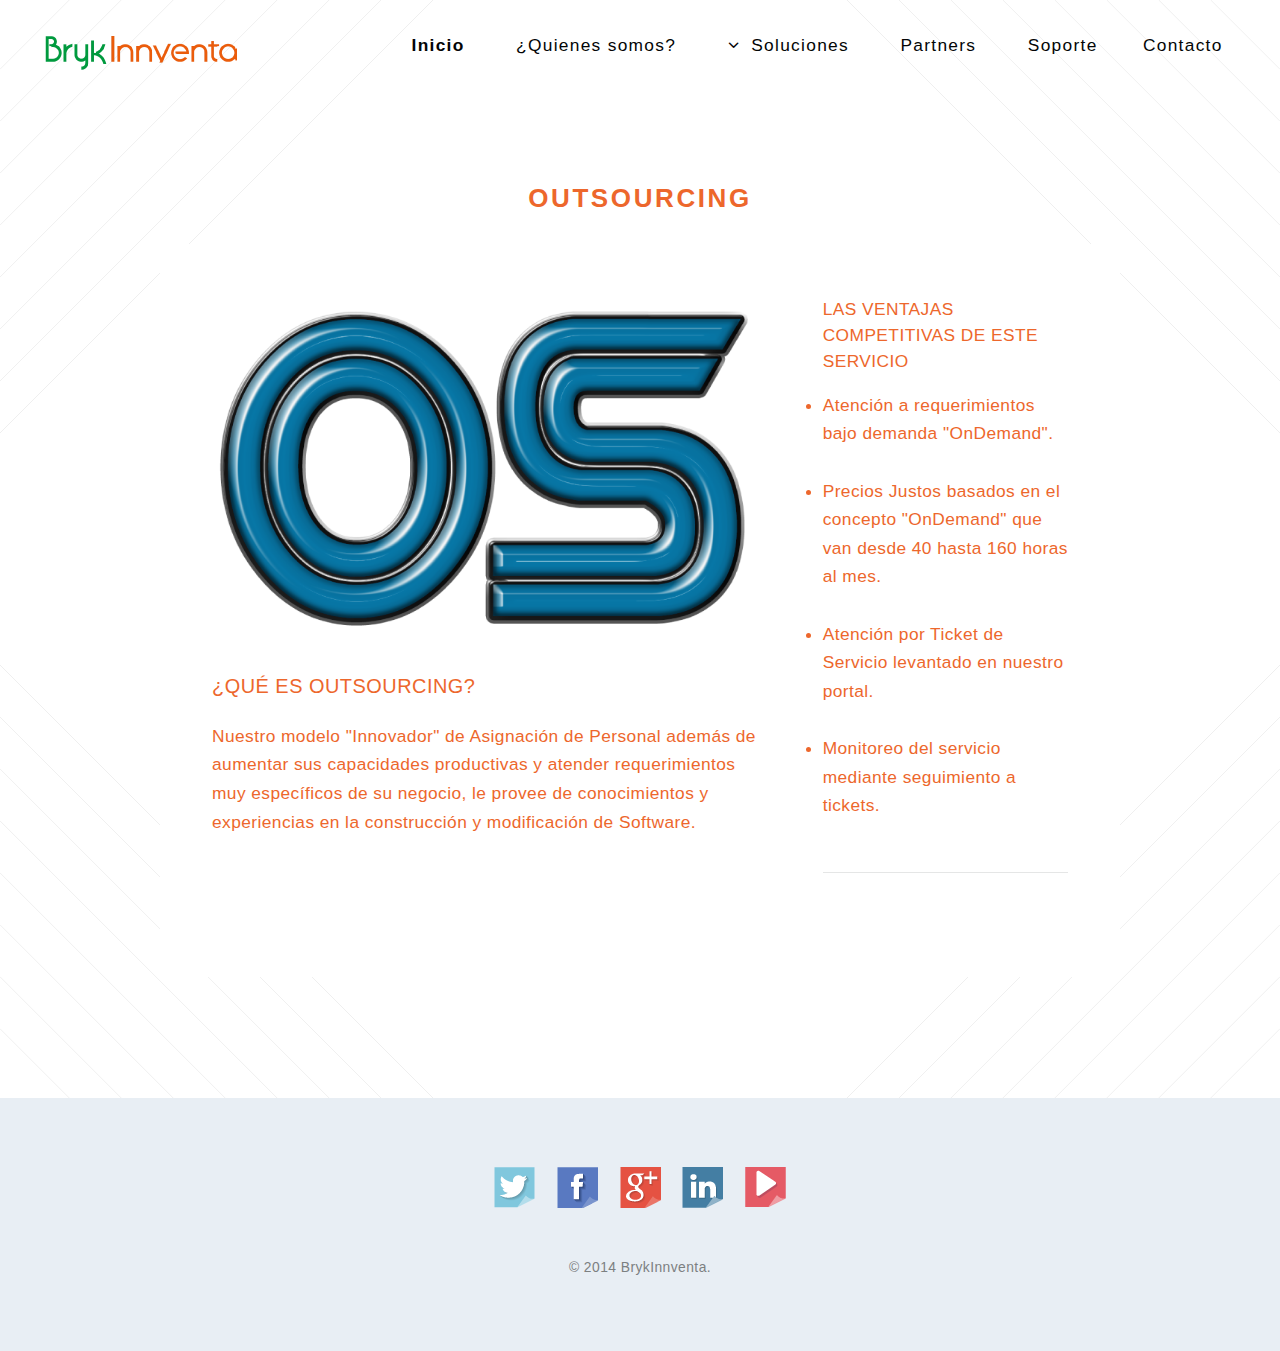
<file: nServicios/OP.html>
<!DOCTYPE HTML>
<!--
	Twenty 1.0 by HTML5 UP
	html5up.net | @n33co
	Free for personal and commercial use under the CCA 3.0 license (html5up.net/license)
-->
<html>
	<head>
		<title>Outsourcing</title>
		<meta http-equiv="content-type" content="text/html; charset=utf-8" />
		<meta name="description" content="" />
		<meta name="keywords" content="" />
		<!--[if lte IE 8]><script src="css/ie/html5shiv.js"></script><![endif]-->
		<script src="js/jquery.min.js"></script>
		<script src="js/jquery.dropotron.min.js"></script>
		<script src="js/skel.min.js"></script>
		<script src="js/skel-layers.min.js"></script>
		<script src="js/init.js"></script>
		<noscript>
			<link rel="stylesheet" href="css/skel.css" />
			<link rel="stylesheet" href="css/style.css" />
			<link rel="stylesheet" href="css/style-noscript.css" />
		</noscript>
		<!--[if lte IE 8]><link rel="stylesheet" href="css/ie/v8.css" /><![endif]-->
		<!--[if lte IE 9]><link rel="stylesheet" href="css/ie/v9.css" /><![endif]-->
	</head>
	<body class="right-sidebar loading">
	
	<!-- Header -->
			<header id="header" class="alt">
				<h1 id="logo"><a href="http://bryktechnologiescom.ipage.com/nHome/index.html"><img src="images/logo-2.png"></a></h1>
				<nav id="nav">
					<ul>
						<li class="current"><a href="http://bryktechnologiescom.ipage.com/nHome/index.html">Inicio</a></li>
                       <li class="menu">
                        <a href="http://bryktechnologiescom.ipage.com/nQuienes/somos.html">¿Quienes somos?</li></a>
						<li class="submenu">
							<a href="">Soluciones</a>
							<ul>
								<li class="submenu">
                                <a href="#">Productos</a>
                                <ul>
                                        <li><a href="http://bryktechnologiescom.ipage.com/nProductos/maak/MAAK.html">Maak</a></li>
										<li><a href="http://bryktechnologiescom.ipage.com/nProductos/SAP%20Business%20ByDesing/Business%20ByDesing.html">SAP Business ByDesing</a></li>
										<li><a href="http://bryktechnologiescom.ipage.com/nProductos/SAP/SAP.html">SAP</a></li>
										<li><a href="http://bryktechnologiescom.ipage.com/nProductos/adam/ADAM5.html">ADAM 5</a></li>
                                        </ul>
                                <li class="menu">
									<a href="http://bryktechnologiescom.ipage.com/nServicios/Servicios.html">Servicios</a>
									<!--<ul>
										<li><a href="ON.html">Outsorcing de Nomina</a></li>
										<li><a href="DM.html">Desarrollo a la Medida</a></li>
										<li><a href="CA.html">Consultoria de Aplicaciones</a></li>
										<li><a href="CN.html">Consultoria de Negocios</a></li>
										<li><a href="OP.html">Outsoricing de Personal</a></li>
									</ul>-->
								</li>
							</ul>
						</li>
                           <li class="menu">
                        <a href="http://bryktechnologiescom.ipage.com/nPartners/PARTNERS.html">Partners</li></a>
                         <li class="menu">
									<a href="http://www.innventa.com.mx/innventa_soluciones/index.php?option=com_user&view=login&Itemid=1&comp=com_waticketsystem&ii=69">Soporte</a>
									<!--<ul>
										<li><a href="">Tickets</a></li>
										<li><a href="ost.html">Manuales</a></li>
                                        </ul></li>-->
                          <li class="menu">
									<a href="http://www.av2.com.mx/_include/Contacto/contact.html">Contacto</a>
									<!--<ul>
										<li><a href="http://www.av2.com.mx/_include/Contacto/contact.html">Contactanos</a></li>
										<li><a href="bolsadetrabajo.html">Bolsa de Trabajo</a></li>
                                        </ul></li> -->              
						<!-- desactivado <li><a href="#" class="button special">Iniciar Secion</a></li>-->
					</ul>
				</nav>
			</header><!-- Main -->
			<article id="main">

				<!--<header class="special container">
					<span class="icon fa-tablet"></span>-->
					<br /><br />
					<center><h2>Outsourcing</h2></center>
					
				</header>
					
				
					<!--<section class="wrapper style4 container">
					
						<div class="row oneandhalf">
							<div class="8u">
								
								
									<div class="sidebar">
										<section>
											<a href="#" class="image feature"><img src="images/OS.png" alt="" /></a>
											<header>
												<h3>Outsourcing</h3>
											</header>
											<p>Nuestro modelo "Innovador" de Asignación de Personal además de aumentar sus capacidades productivas y atender requerimientos muy específicos de su negocio, le provee de conocimientos y experiencias en la construcción y modificación de Software. Las ventajas competitivas de este servicio se basa en:</p>
											<li>Atención a requerimientos bajo demanda "OnDemand".</li>
<li>Precios Justos basados en el concepto "OnDemand" que van desde 40 hasta 160 horas al mes.</li>
<li>Atención por Ticket de Servicio levantado en nuestro portal.</li>
<li>Monitoreo del servicio mediante seguimiento a tickets.</li>
											
										</section>
									</div>

	
							</div>

							
					
			</article>-->
<!-- One -->
					<section class="wrapper style4 container">
					
						<div class="row oneandhalf">
							<div class="8u">
								
								<!-- Content -->
									<div class="content">
										<section>
											<a class="image feature"><img src="images/OS.png" alt="" /></a>
											<header>
												<h3>¿Qué es Outsourcing?</h3>
											</header>
											<p>Nuestro modelo "Innovador" de Asignación de Personal además de aumentar sus capacidades productivas y atender requerimientos muy específicos de su negocio, le provee de conocimientos y experiencias en la construcción y modificación de Software.</p>
											
										</section>
									</div>
	
							</div>
							<div class="4u">
								
								<!-- Sidebar -->
									<div class="sidebar">
										
                                        <section>
                                        
											<header>
												<h4>Las ventajas competitivas de este servicio</h4>
											</header>

											<li>Atención a requerimientos bajo demanda "OnDemand".</li><br />
											<li>Precios Justos basados en el concepto "OnDemand" que van desde 40 hasta 160 horas al mes.</li><br />
											<li>Atención por Ticket de Servicio levantado en nuestro portal.</li><br />
											<li>Monitoreo del servicio mediante seguimiento a tickets.</li>
										<section>
											<header>
											</header>											
										</section>
									</div>

							</div>
						</div>					
					</section>

			
						</div>
					</section>
					
			</article>
		<!-- Footer -->
			<footer id="footer">
			
           <center> <ul class="icons">
				<li><a href="https://twitter.com/BrykInnventa" class="icon circle"><img src="images/twitter.png"></a></li>
				<li><a href="https://www.facebook.com/BrykTecnologies?ref=hl" class="icon circle"><img src="images/facebook.png"></a></li>
				<li><a href="https://plus.google.com/u/0/114129902495652649415/posts" class="icon circle"><img src="images/google.png"></a></li>
				<li><a href="https://www.linkedin.com/company/brykinnventa?trk=biz-companies-cym" class="icon circle"><img src="images/linkedin.png"></a></li>
                <li><a href="https://www.youtube.com/channel/UCDPb1jkfm4xMK5yISCqf9XQ" class="icon circle"><img src="images/youtube.png"></a></li>
			</ul>		
				
				<span class="copyright">&copy; 2014 BrykInnventa.</span></center>


			
			</footer>
	</body>
</html>
</file>
<file: nQuienes/css/ie/v8.css>
/*
	Overflow 1.1 by HTML5 UP
	html5up.net | @n33co
	Free for personal and commercial use under the CCA 3.0 license (html5up.net/license)
*/

/*********************************************************************************/
/* Basic                                                                         */
/*********************************************************************************/

	body
	{
		-ms-behavior: url('css/ie/backgroundsize.min.htc');
	}

	.button
	{
		position: relative;
		-ms-behavior: url('css/ie/PIE.htc');
	}
	
		.button.style3
		{
			background: #fefefe;
			border: solid 1px #dad9d9;
		}

/*********************************************************************************/
/* Footer                                                                        */
/*********************************************************************************/

	#footer
	{
	}

		#footer .icons
		{
			position: relative;
			-ms-behavior: url('css/ie/PIE.htc');
		}
		
/*********************************************************************************/
/* Header                                                                        */
/*********************************************************************************/

	#header
	{
	}
	
		#header header
		{
		}

			#header header p
			{
				border-top: solid 1px #888;
			}
</file>
<file: nServicios/css/style-noscript.css>
/*
	Twenty 1.0 by HTML5 UP
	html5up.net | @n33co
	Free for personal and commercial use under the CCA 3.0 license (html5up.net/license)
*/

/* Banner */

	#banner .inner {
		opacity: 1.0;
	}
</file>
<file: nServicios/css/ie/v8.css>
/* Banner */
#banner {
  background-image: url("../../images/banner.jpg");
  background-repeat: no-repeat;
  background-size: cover;
  -ms-behavior: url("css/ie/backgroundsize.min.htc"); }
  #banner .inner {
    background: #341b2b; }

/* CTA  */
#cta {
  background-image: url("../../images/banner.jpg");
  background-repeat: no-repeat;
  background-size: cover;
  -ms-behavior: url("css/ie/backgroundsize.min.htc"); }
</file>
<file: nServicios/css/ie/v9.css>
/* Banner */
#banner .inner {
  opacity: 1.0; }
</file>
<file: nQuienes/css/style.css>
@charset 'UTF-8';

@font-face{font-family:'FontAwesome';src:url('font/fontawesome-webfont.eot?v=4.0.1');src:url('font/fontawesome-webfont.eot?#iefix&v=4.0.1') format('embedded-opentype'),url('font/fontawesome-webfont.woff?v=4.0.1') format('woff'),url('font/fontawesome-webfont.ttf?v=4.0.1') format('truetype'),url('font/fontawesome-webfont.svg?v=4.0.1#fontawesomeregular') format('svg');font-weight:normal;font-style:normal}

/*
	Overflow 1.1 by HTML5 UP
	html5up.net | @n33co
	Free for personal and commercial use under the CCA 3.0 license (html5up.net/license)
*/

/*********************************************************************************/
/* Basic                                                                         */
/*********************************************************************************/

	body
	{
		background: #183026 url('../images/bg.png') no-repeat;
		background-size: cover;
		background-position: center 100;
		background-attachment: fixed;
	}

	body,input,textarea,select
	{
		font-family: 'Century Gothic', sans-serif;
		font-size: 18pt;
		line-height: 1.75em;
		font-weight: 300;
		letter-spacing: 1px;
		color: #3a3939;
		text-shadow: 0 0 0.5px rgba(58,57,57,0.25);
		-webkit-text-stroke: 0.25px;
	}

	h1,h2,h3,h4,h5,h6
	{
		font-weight: 400;
		text-transform: uppercase;
		line-height: 1.75em;
	}
	
		h1 a, h2 a, h3 a, h4 a, h5 a, h6 a
		{
			color: inherit;
			text-decoration: none;
		}
		
	h2
	{
		font-size: 1.25em;
		letter-spacing: 8px;
	}
	
	h3
	{
		font-size: 1em;
		letter-spacing: 5px;
	}
		
	strong, b
	{
		font-weight: 400;
	}
	
	em, i
	{
		font-style: italic;
	}

	a
	{
		color: #ff661b;
		text-shadow: 0 0 0.5px rgba(53,184,143,0.25);
		-moz-transition: border-color 0.35s ease-in-out, color 0.35s ease-in-out;
		-webkit-transition: border-color 0.35s ease-in-out, color 0.35s ease-in-out;
		-o-transition: border-color 0.35s ease-in-out, color 0.35s ease-in-out;
		-ms-transition: border-color 0.35s ease-in-out, color 0.35s ease-in-out;
		transition: border-color 0.35s ease-in-out, color 0.35s ease-in-out;
		text-decoration: none;
		border-bottom: dotted 1px rgba(53,184,143,0.5);
	}
	
		a:hover
		{
			border-bottom-color: rgba(53,184,143,0);
		}

	sub
	{
		position: relative;
		top: 0.5em;
		font-size: 0.8em;
	}
	
	sup
	{
		position: relative;
		top: -0.5em;
		font-size: 0.8em;
	}
	
	hr
	{
		border: 0;
		border-top: solid 1px #dad9d9;
		margin: 2em 0 2em 0;
	}
	
	blockquote
	{
		border-left: solid 0.5em #eae9e9;
		padding: 1em 0 1em 2em;
		font-style: italic;
	}
	
	p, ul, ol, dl, table
	{
		margin-bottom: 1em;
	}

	header
	{
		margin-bottom: 1em;
	}
	
		header p
		{
			display: block;
			margin: 0.5em 0 0 0;
			padding: 0 0 1.5em 0;
		}
		
	footer
	{
		margin-top: 1em;
	}

	br.clear
	{
		clear: both;
	}

	/* Sections/Articles */
	
		section,
		article
		{
			margin-bottom: 3em;
		}
		
		section > :last-child,
		article > :last-child
		{
			margin-bottom: 0;
		}

		section:last-child,
		article:last-child
		{
			margin-bottom: 0;
		}

		.row > section,
		.row > article
		{
			margin-bottom: 0;
		}

	/* Images */

		.image
		{
			display: inline-block;
			border: 0;
		}
		
			.image img
			{
				display: block;
				width: 100%;
			}

			.image.featured
			{
				display: block;
				width: 100%;
				margin: 0 0 2em 0;
			}
			
			.image.full
			{
				display: block;
				width: 100%;
			}
			
			.image.left
			{
				float: left;
				margin: 0 2em 2em 0;
			}
			
			.image.centered
			{
				display: block;
				margin: 0 0 2em 0;
			}

				.image.centered img
				{
					margin: 0 auto;
					width: auto;
				}

	/* Lists */

		ul.default
		{
			list-style: disc;
			padding-left: 1em;
		}
		
			ul.default li
			{
				padding-left: 1.5em;
				margin-top: 1.5em;
			}		
			
			ul.default li:first-child
			{
				margin-top: 0;
			}

		ul.icons
		{
			cursor: default;
		}	
		
			ul.icons li
			{
				display: inline-block;
			}
			
				ul.icons a
				{
					display: inline-block;
					width: 2.5em;
					height: 2.5em;
					line-height: 2.5em;
					text-align: center;
					border: 0;
				}

		ul.menu
		{
			cursor: default;
		}
		
			ul.menu li
			{
				display: inline-block;
				line-height: 1em;
				border-left: solid 1px #dad9d9;
				padding: 0 0 0 0.5em;
				margin: 0 0 0 0.5em;
			}
			
			ul.menu li:first-child
			{
				border-left: 0;
				padding-left: 0;
				margin-left: 0;
			}

		ul.actions
		{
			cursor: default;
		}
		
			ul.actions li
			{
				display: inline-block;
				margin: 0 0 0 0.5em;
			}
			
			ul.actions li:first-child
			{
				margin-left: 0;
			}

		ol.default
		{
			list-style: decimal;
			padding-left: 1.25em;
		}

			ol.default li
			{
				padding-left: 1.25em;
				margin-top: 1.5em;
			}

			ul.default li:first-child
			{
				margin-top: 0;
			}

	/* Forms */

		form
		{
		}
		
			form label
			{
				display: block;
				margin: 0 0 0.5em 0;
			}
		
			form input.button,
			form input.text,
			form select,
			form textarea
			{
				-webkit-appearance: none;
				display: block;
				border: 0;
				background: #f5f5f5;
				width: 100%;
				padding: 0.75em;
				-moz-transition: background-color 0.35s ease-in-out;
				-webkit-transition: background-color 0.35s ease-in-out;
				-o-transition: background-color 0.35s ease-in-out;
				-ms-transition: background-color 0.35s ease-in-out;
				transition: background-color 0.35s ease-in-out;
			}

				form input.text:focus,
				form select:focus,
				form textarea:focus
				{
					background: #f2f2f2;
				}
				
				form textarea
				{
					min-height: 12em;
				}

				form .formerize-placeholder
				{
					color: #5a5959 !important;
				}

				form ::-webkit-input-placeholder
				{
					color: #5a5959 !important;
				}

				form :-moz-placeholder
				{
					color: #5a5959 !important;
				}

				form ::-moz-placeholder
				{
					color: #5a5959 !important;
				}

				form :-ms-input-placeholder
				{
					color: #5a5959 !important;
				}

				form ::-moz-focus-inner
				{
					border: 0;
				}

			form input.text,
			form select
			{
				line-height: 1em;
			}

			form ul.actions
			{
				margin-bottom: 0;
				text-align: center;
			}
			
	/* Tables */
	
		.table-wrapper
		{
			width: 100%;
			overflow-x: auto;
			-webkit-overflow-scrolling: touch;
		}
	
		table
		{
			width: 100%;
		}
		
			table.default
			{
				width: 100%;
			}
			
				table.default tbody tr
				{
					border-top: solid 1px #eae9e9;
				}

				table.default tbody tr:first-child
				{
					border-top: 0;
				}
				
				table.default td
				{
					padding: 0.75em 1.25em 0.75em 1.25em;
				}
				
				table.default th
				{
					text-align: left;
					font-weight: 400;
					padding: 0.75em 1.25em 0.75em 1.25em;
				}
			
				table.default thead
				{
					background: #f5f5f5;
				}
				
				table.default tfoot
				{
				}
				
				table.default tbody
				{
				}

	/* Buttons */
		
		.button
		{
			position: relative;
			display: inline-block;
			border: 0;
			background: #ff661b;
			color: #fff;
			text-shadow: 0 0 0.5px rgba(255,255,255,0.25);
			cursor: pointer;
			text-decoration: none;
			outline: 0;
			padding: 1em 3em 1em 3em;
			text-align: center;
			border-radius: 3em;
			font-weight: 400;
			-moz-transition: background-color 0.35s ease-in-out, color 0.35s ease-in-out;
			-webkit-transition: background-color 0.35s ease-in-out, color 0.35s ease-in-out;
			-o-transition: background-color 0.35s ease-in-out, color 0.35s ease-in-out;
			-ms-transition: background-color 0.35s ease-in-out, color 0.35s ease-in-out;
			transition: background-color 0.35s ease-in-out, color 0.35s ease-in-out;
		}

			.button:hover
			{
				background: #ff661b;
			}
		
			.button.style2
			{
				color: #3a3939;
				background: #fff;
				box-shadow: inset 0 0 0 1px #fff;
			}

				.button.style2:hover
				{
					background: rgba(255,255,255,0.1);
					color: #fff !important;
					text-shadow: 0 0 0.5px rgba(255,255,255,0.25) !important;
				}
				
				.button.style2:active
				{
				}
				
			.button.style3
			{
				background: none;
				color: #3a3939;
				box-shadow: inset 0 0 0 1px #dad9d9;
			}
			
				.button.style3:hover
				{
					background: rgba(58,57,57,0.025);
				}

	/* Box */

		.box
		{
			position: relative;
			margin-top: 9em;
			margin-bottom: 0;
		}
		
			.box:after
			{
				content: '';
				display: block;
				position: absolute;
				top: -9em;
				left: 50%;
				height: 9em;
				border-left: solid 1px #fff;
			}
		
			.box:before
			{
				content: '';
				display: block;
				width: 90px;
				height: 66px;
				position: absolute;
				left: 50%;
				top: -4.5em;
				margin-left: -45px;
				margin-top: -33px;
				background: url('images/arrow.svg') no-repeat;
			}
		
			.box :last-child
			{
				margin-bottom: 0;
			}
		
			.box.style1
			{
				background: #fff;
				padding: 3em;
			}
			
				.box.style1 .image
				{
					display: block;
					position: absolute;
					top: 0;
					width: 50%;
					height: 100%;
					background: #152E33;
					overflow: hidden;
				}

					.box.style1 .image img
					{
						position: absolute;
						top: 0;
						height: 100%;
						width: auto;
					}

				.box.style1 .inner
				{
				}

					.box.style1 .inner > :last-child
					{
						margin: 0;
					}
				
				.box.style1.right
				{
				}

					.box.style1.right .image
					{
						left: 0;
					}

						.box.style1.right .image img
						{
							right: 0;
						}
					
					.box.style1.right .inner
					{
						margin-left: 50%;
						padding-left: 3em;
					}
				
				.box.style1.left
				{
				}

					.box.style1.left .image
					{
						right: 0;
					}
					
						.box.style1.left .image img
						{
							left: 0;
						}
					
					.box.style1.left .inner
					{
						margin-right: 50%;
						padding-right: 3em;
					}

			.box.style2
			{
				text-align: center;
			}

				.box.style2 header
				{
					display: inline-block;
					background: #fff;
					padding: 2em 3em 2em 3em;
					margin: 0;
				}

					.box.style2 header p
					{
						padding: 0;
					}
				
				.box.style2 .inner
				{
					position: relative;
					padding: 40px 0 0px 0;
				}

					.box.style2 .inner:after
					{
						content: '';
						display: block;
						position: absolute;
						top: 0;
						left: 50%;
						height: 100%;
						border-left: solid 1px #fff;
					}
					
					.box.style2 .inner .row
					{
						position: relative;
					}
					
						.box.style2 .inner .row:before
						{
							content: '';
							display: block;
							position: absolute;
							top: 50%;
							left: 20px;
							width: -moz-calc(100% - 40px);
							width: -webkit-calc(100% - 40px);
							width: -o-calc(100% - 40px);
							width: -ms-calc(100% - 40px);
							width: calc(100% - 40px);
							border-bottom: solid 1px #fff;
						}

					.box.style2 .inner .image
					{
						position: relative;
						z-index: 1;
						padding: 20px;
					}

			.box.style3
			{
				background: #fff;
				padding: 3em;
			}
			
				.box.style3 header
				{
					text-align: center;
				}

/*********************************************************************************/
/* Icons                                                                         */
/* Powered by Font Awesome by Dave Gandy | http://fontawesome.io                 */
/* Licensed under the SIL OFL 1.1 (font), MIT (CSS)                              */
/*********************************************************************************/

/* Icon */

	.icon {
		position: relative;
	}

		.icon:before {
			-moz-osx-font-smoothing: grayscale;
			-webkit-font-smoothing: antialiased;
			font-family: FontAwesome;
			font-style: normal;
			font-weight: normal;
		}

		.icon.circle {
			-moz-transition: all 0.2s ease-in-out;
			-webkit-transition: all 0.2s ease-in-out;
			-o-transition: all 0.2s ease-in-out;
			-ms-transition: all 0.2s ease-in-out;
			transition: all 0.2s ease-in-out;
			border: 0;
			border-radius: 100%;
			display: inline-block;
			font-size: 1.25em;
			height: 2.25em;
			left: 0;
			line-height: 2.25em;
			text-align: center;
			text-decoration: none;
			top: 0;
			width: 2.25em;
		}

			.icon.circle:hover {
				top: -0.2em;
			}

			.icon.circle.fa-twitter {
				background: #70aecd;
				color: white;
			}

				.icon.circle.fa-twitter:hover {
					background: #7fb7d2;
				}

			.icon.circle.fa-facebook {
				background: #7490c3;
				color: white;
			}

				.icon.circle.fa-facebook:hover {
					background: #829bc9;
				}

			.icon.circle.fa-google-plus {
				background: #db6b67;
				color: white;
			}

				.icon.circle.fa-google-plus:hover {
					background: #df7b77;
				}

			.icon.circle.fa-github {
				background: #dcad8b;
				color: white;
			}

				.icon.circle.fa-github:hover {
					background: #e1b89b;
				}

			.icon.circle.fa-dribbble {
				background: #da83ae;
				color: white;
			}

				.icon.circle.fa-dribbble:hover {
					background: #df93b8;
				}

		.icon.feature {
			cursor: default;
			display: block;
			margin: 1.5em ;
			opacity: 0.35;
			text-align: center;
		}

			.icon.feature:before {
				font-size: 5em;
				line-height: 1em;
			}

		.icon > .label {
			display: none;
		}


/*********************************************************************************/
/* Header                                                                        */
/*********************************************************************************/

	#header
	{
		position: relative;
		color: #fff;
		text-shadow: 0 0 0.5px rgba(255,255,255,0.25);
		text-align: center;
		margin: 0;
		padding: 14em 0 14em 0;
		cursor: default;
	}
	
		#header header
		{
			display: inline-block;
			padding: 0 0 4.5em 0;
		}
		
			#header header h1
			{
				font-weight: 600;
				font-size: 2em;
				letter-spacing: 10px;
			}

			#header header p
			{
				border-top: solid 1px rgba(255,255,255,0.5);
				color: rgba(255,255,255,0.75);
				text-shadow: 0 0 0.5px rgba(255,255,255,0.1875);
				font-size: 1em;
				text-transform: uppercase;
				letter-spacing: 3px;
				padding: 0;
				margin-top: 0.35em;
			}
			
				#header header p:before
				{
					content: '';
					display: block;
					border-top: solid 1px rgba(255,255,255,0.5);
					margin: 4px 0 0.8em 0;
				}

		#header footer
		{
			position: absolute;
			bottom: 9em;
			margin: 0;
			width: 100%;
		}

			#header footer:after
			{
				content: '';
				display: block;
				position: absolute;
				bottom: -9em;
				left: 50%;
				height: 9em;
				border-left: solid 1px #fff;
			}
		
			#header footer:before
			{
				content: '';
				display: block;
				width: 90px;
				height: 66px;
				position: absolute;
				left: 50%;
				bottom: -4.5em;
				margin-left: -45px;
				margin-bottom: -33px;
				background: url('images/arrow.svg') no-repeat;
			}
	
/*********************************************************************************/
/* Banner                                                                        */
/*********************************************************************************/

	#banner
	{
		position: relative;
		color: #fff;
		text-shadow: 0 0 0.5px rgba(255,255,255,0.25);
		text-align: inherit;
		background: #ff5800 url('images/banner.svg') bottom center no-repeat;
		padding: 5em 0 5em 0;
		margin: 0;
		background-size: 125% auto;
	}
	#encabezado 
	{
		text-aling: left;
	}
		#banner .button
		{
			color: #ff661b;
			text-shadow: 0 0 0.5px rgba(53,184,130,0.25);
		}

		#banner header
		{
			margin: 0 0 2em 0;
		}
		
			#banner header h2
			{
				font-weight: 400;
				font-size: 1.75em;
				letter-spacing: 8px;
			}

		#banner p
		{
			margin: 0;
		}

		#banner footer
		{
			margin: 2em 0 0 0;
		}
		
		#banner a
		{
			color: inherit;
			border-bottom-color: rgba(255,255,255,0.5);
		}
		
			#banner a:hover
			{
				border-bottom-color: rgba(255,255,255,0);
			}

/*********************************************************************************/
/* Footer                                                                        */
/*********************************************************************************/
	
	#footer
	{
		position: relative;
		color: #fff;
		text-shadow: 0 0 0.5px rgba(255,255,255,0.25);
		text-align: center;
		margin: 4.5em 0 0 0;
	}

		#footer:after
		{
			content: '';
			display: block;
			position: absolute;
			top: -4.5em;
			left: 50%;
			height: 4.5em;
			border-left: solid 1px #fff;
		}

		#footer a
		{
			color: #fff;
			text-shadow: 0 0 0.5px rgba(255,255,255,0.25);
			border-bottom-color: rgba(255,255,255,0.5);
		}	
		
			#footer a:hover
			{
				color: #ff661b;
				text-shadow: 0 0 0.5px rgba(69,200,159,0.25);
				border-bottom-color: rgba(53,184,143,0.5);
			}
		
		#footer .icons
		{
			padding: 0.75em 2em 0.75em 2em;
			border-radius: 3em;
			border: solid 1px #fff;
			display: inline-block;
			margin: 0 0 3em 0;
		}
		
		#footer .copyright
		{
			margin: 0 0 9em 0;
			font-size: 0.8em;
		}
		
/*********************************************************************************/
/* Poptrox                                                                       */
/*********************************************************************************/

	.poptrox-popup
	{
		background: #fff;
		-moz-box-sizing: content-box;
		-webkit-box-sizing: content-box;
		-o-box-sizing: content-box;
		-ms-box-sizing: content-box;
		box-sizing: content-box;
		padding-bottom: 3em;
	}
	
		.poptrox-popup .loader
		{
			width: 48px;
			height: 48px;
			background: url('images/loader.gif');
			position: absolute;
			top: 50%;
			left: 50%;
			margin: -24px 0 0 -24px;
		}
	
		.poptrox-popup .caption
		{
			position: absolute;
			bottom: 0;
			left: 0;
			background: #fff;
			width: 100%;
			height: 3em;
			line-height: 3em;
			text-align: center;
			cursor: default;
			z-index: 1;
		}
		
		.poptrox-popup .nav-next,
		.poptrox-popup .nav-previous
		{
			position: absolute;
			top: 0;
			width: 50%;
			height: 100%;
			opacity: 0;
			cursor: pointer;
			background: rgba(0,0,0,0.01);
			-moz-transition: opacity 0.5s ease-in-out;
			-webkit-transition: opacity 0.5s ease-in-out;
			-o-transition: opacity 0.5s ease-in-out;
			-ms-transition: opacity 0.5s ease-in-out;
			transition: opacity 0.5s ease-in-out;
			-webkit-tap-highlight-color: rgba(255,255,255,0);
		}

			.poptrox-popup .nav-next:before,
			.poptrox-popup .nav-previous:before
			{
				content: '';
				position: absolute;
				width: 96px;
				height: 64px;
				background: url('images/poptrox-nav.svg');
				top: -moz-calc(50% - 1.5em);
				top: -webkit-calc(50% - 1.5em);
				top: -o-calc(50% - 1.5em);
				top: -ms-calc(50% - 1.5em);
				top: calc(50% - 1.5em);
				margin: -32px 0 0 0;
			}
		
			.poptrox-popup:hover .nav-next,
			.poptrox-popup:hover .nav-previous
			{
				opacity: 0.5;
			}

			.poptrox-popup:hover .nav-next:hover,
			.poptrox-popup:hover .nav-previous:hover
			{
				opacity: 1.0;
			}
			
			.poptrox-popup .nav-previous:before
			{
				-moz-transform: scaleX(-1);
				-webkit-transform: scaleX(-1);
				-o-transform: scaleX(-1);
				-ms-transform: scaleX(-1);
				transform: scaleX(-1);
				-ms-filter: "FlipH";			
				filter: FlipH;
			}

		.poptrox-popup .nav-next
		{
			right: 0;
		}

			.poptrox-popup .nav-next:before
			{
				right: 0;
			}
		
		.poptrox-popup .nav-previous
		{
			left: 0;
		}

			.poptrox-popup .nav-previous:before
			{
				left: 0;
			}
			
		.poptrox-popup .closer
		{
			position: absolute;
			top: 0;
			right: 0;
			width: 64px;
			height: 64px;
			text-indent: -9999px;
			z-index: 2;
			opacity: 0;
			-moz-transition: opacity 0.5s ease-in-out;
			-webkit-transition: opacity 0.5s ease-in-out;
			-o-transition: opacity 0.5s ease-in-out;
			-ms-transition: opacity 0.5s ease-in-out;
			transition: opacity 0.5s ease-in-out;
			-webkit-tap-highlight-color: rgba(255,255,255,0);
		}
		
			.poptrox-popup .closer:before
			{
				content: '';
				display: block;
				position: absolute;
				right: 16px;
				top: 16px;
				width: 40px;
				height: 40px;
				border-radius: 100%;
				box-shadow: inset 0 0 0 1px #fff;
				background: rgba(255,255,255,0.1) url('images/poptrox-closer.svg') center center;
				color: #fff !important;
				-moz-transition: background-color 0.5s ease-in-out;
				-webkit-transition: background-color 0.5s ease-in-out;
				-o-transition: background-color 0.5s ease-in-out;
				-ms-transition: background-color 0.5s ease-in-out;
				transition: background-color 0.5s ease-in-out;
			}

			.poptrox-popup:hover .closer
			{
				opacity: 0.5;
			}

			.poptrox-popup:hover .closer:hover
			{
				opacity: 1.0;
			}
			
			
				encabezado.major {
		padding-bottom: 2em;
	}

	encabezado.special {
		margin-bottom: 5em;
		padding-top: 7em;
		position: relative;
		text-align: center;
		text-transform: capitalize;
	}

		encabezado.special:before, encabezado.special:after {
			border-bottom: solid 1.5px;
			border-top: solid 1.5px;
			content: '';
			height: 7px;
			opacity: 0.1;
			position: absolute;
			top: 1.75em;
			width: 43%;
		}

		encabezado.special:before {
			left: 0;
		}

		encabezado.special:after {
			right: 0;
		}

		encabezado.special h2 {
			margin-bottom: 0;
		}

		encabezado.special h2 + p {
			margin-bottom: 0;
			padding-top: 1.5em;
		}

		encabezado.special .icon {
			cursor: default;
			height: 7em;
			left: 0;
			position: absolute;
			text-align: center;
			top: 1em;
			width: 100%;
		}

			encabezado.special .icon:before {
				font-size: 3.5em;
				opacity: 0.35;
			}





/* Header */
	@-moz-keyframes reveal-header { 0% { top: -5em; } 100% { top: 0; } }
	@-webkit-keyframes reveal-header { 0% { top: -5em; } 100% { top: 0; } }
	@-o-keyframes reveal-header { 0% { top: -5em; } 100% { top: 0; } }
	@-ms-keyframes reveal-header { 0% { top: -5em; } 100% { top: 0; } }
	@keyframes reveal-header { 0% { top: -5em; } 100% { top: 0; } }

	#encabezado{
		background: white;
		box-shadow: 0 1px 2px 0 rgba(0, 0, 0, 0.075);
		color: inherit;
		cursor: default;
		font-size: 0.8em;
		left: 0;
		padding: 1em 1.5em;
		position: fixed;
		top: 0;
		width: 100%;
		z-index: 10000;
		text-transform: inherit;
	}

		#encabezado h1 {
			font-weight: 900;
			margin: 0;
		}

			#encabezado h1 span {
				font-weight: 300;

			}

		#encabezado nav {
			letter-spacing: 0.075em;
			position: absolute;
			right: 1.5em;
			text-transform: inherit;
			top: 0.75em;
		}

			#encabezado nav ul li {
				display: inline-block;
				margin-left: 1.5em;
				text-transform: inherit;

			}

				#encabezado nav ul li > ul {
					display: none;
					text-transform: inherit;

				}

				#encabezado nav ul li a {
					border: solid 1px transparent;
					color: inherit;
					display: inline-block;
					padding: 0em 0.75em;
					text-decoration: none;
					text-transform: inherit;

				}

				#encabezado nav ul li .button {
					font-size: 1em;
					min-width: 0;
					width: auto;
					text-transform: inherit;

				}

				#encabezado nav ul li.submenu > a:before {
					-moz-osx-font-smoothing: grayscale;
					-webkit-font-smoothing: antialiased;
					font-family: FontAwesome;
					font-style: normal;
					font-weight: normal;
					text-transform: inherit;
				}

				#encabezado nav ul li.submenu > a:before {
					content: '\f107';
					margin-right: 0.65em;
					text-transform: inherit;
				}

				#encabezado nav ul li.active > a, #encabezado nav ul li:hover > a {
					-moz-transition: all 0.2s ease-in-out;
					-webkit-transition: all 0.2s ease-in-out;
					-o-transition: all 0.2s ease-in-out;
					-ms-transition: all 0.2s ease-in-out;
					transition: all 0.2s ease-in-out;
					background: rgba(188, 202, 206, 0.15);
					text-transform: inherit;

				}

				#encabezado nav ul li.current > a {
					font-weight: 900;
					text-transform: inherit;

				}

		#encabezado.reveal {
			-moz-animation: reveal-header 0.5s;
			-webkit-animation: reveal-header 0.5s;
			-o-animation: reveal-header 0.5s;
			-ms-animation: reveal-header 0.5s;
			animation: reveal-header 0.5s;


		}

		#encabezado.alt {
			-moz-animation: none;
			-webkit-animation: none;
			-o-animation: none;
			-ms-animation: none;
			animation: none;
			background: transparent;
			box-shadow: none;
			color: white;
			padding: 2em 2.5em;
			position: absolute;
			text-transform: inherit;

		}

			#encabezado.alt nav {
				right: 2.5em;
				top: 1.75em;
				text-transform: inherit;

			}

				#encabezado.alt nav ul li.active > a, #encabezado.alt nav ul li:hover > a {
					border: solid 1px;
					text-transform: inherit;

				}

/* Dropotron */

	.dropotron {
		background: #fff;
		box-shadow: 0 1px 2px 0 rgba(0, 0, 0, 0.075);
		line-height: 2.25em;
		min-width: 13em;
		padding: 1em 0;
		text-transform: uppercase;
	}

		.dropotron.level-0 {
			font-size: 0.7em;
			font-weight: 400;
			margin-top: 1.5em;
		}

			.dropotron.level-0:before {
				border-bottom: solid 0.5em #fff;
				border-left: solid 0.5em transparent;
				border-right: solid 0.5em transparent;
				content: '';
				left: 0.75em;
				position: absolute;
				top: -0.45em;
			}

		.dropotron > li {
			border-top: solid 1px rgba(124, 128, 129, 0.2);
		}

			.dropotron > li > a {
				-moz-transition: none;
				-webkit-transition: none;
				-o-transition: none;
				-ms-transition: none;
				transition: none;
				color: inherit;
				text-decoration: none;
				padding: 0 1em;
				border: 0;
			}

			.dropotron > li:hover > a {
				background: #83d3c9;
				color: white;
			}

			.dropotron > li:first-child {
				border-top: 0;
			}

			
			
			
			
			
			
			
			
			/* Main */

	#main {
		background-image: url("images/dark-tl.svg"), url("images/dark-tr.svg"), url("images/dark-bl.svg"), url("images/dark-br.svg");
		background-position: top left, top right, bottom left, bottom right;
		background-repeat: no-repeat;
		background-size: 25em;
		padding: 7em 0;
	}

		#main > :last-child {
			margin-bottom: 0;
		}

		#main .sidebar section {
			border-top: solid 1px rgba(124, 128, 129, 0.2);
			margin: 3em 0 0 0;
			padding: 3em 0 0 0;
		}

			#main .sidebar section:first-child {
				border-top: 0;
				padding-top: 0;
				margin-top: 0;
			}

	body.index #main {
		padding-top: 5em;
	}

/* CTA */

	#cta {
		background-attachment: scroll, scroll, scroll, fixed;
		background-color: #645862;
		background-image: url("images/light-tl.svg"), url("images/light-tr.svg"), url("images/overlay.png"), url("../images/banner.jpg");
		background-position: top left, top right, top left, bottom center;
		background-repeat: no-repeat, no-repeat, repeat, no-repeat;
		background-size: 25em, 25em, auto, cover;
		color: white;
		padding: 5em;
		text-align: center;
	}

		#cta encabezado {
			margin-bottom: 2em;
		}


/* Layers */

	#topButton .toggle {
		height: 100%;
		left: 0;
		position: absolute;
		text-align: center;
		top: 0;
		width: 100%;
	}

		#topButton .toggle:before {
			-moz-osx-font-smoothing: grayscale;
			-webkit-font-smoothing: antialiased;
			font-family: FontAwesome;
			font-style: normal;
			font-weight: normal;
		}

		#topButton .toggle:before {
			color: white;
			content: '\f039';
			font-size: 0.75em;
			height: 30px;
			left: 0;
			line-height: 30px;
			opacity: 0.5;
			position: absolute;
			top: 0;
			width: 100%;
			z-index: 1;
		}

		#topButton .toggle:after {
			background: rgba(163, 169, 170, 0.75);
			border-radius: 0 0 4px 4px;
			content: '';
			height: 30px;
			left: 50%;
			margin-left: -40px;
			position: absolute;
			top: 0;
			width: 80px;
		}

	#sideButton .toggle {
		height: 100%;
		left: 0;
		position: absolute;
		text-align: center;
		top: 0;
		width: 100%;
	}

		#sideButton .toggle:before {
			-moz-osx-font-smoothing: grayscale;
			-webkit-font-smoothing: antialiased;
			font-family: FontAwesome;
			font-style: normal;
			font-weight: normal;
		}

		#sideButton .toggle:before {
			color: white;
			content: '\f039';
			font-size: 1em;
			height: 40px;
			left: 10px;
			line-height: 40px;
			opacity: 0.5;
			position: absolute;
			top: 11px;
			width: 60px;
			z-index: 1;
		}

		#sideButton .toggle:after {
			background: rgba(163, 169, 170, 0.75);
			border-radius: 2px;
			content: '';
			height: 40px;
			left: 10px;
			position: absolute;
			top: 10px;
			width: 60px;
		}

	#topPanel,
	#sidePanel {
		background: #1c2021;
		color: white;
		font-size: 0.8em;
		letter-spacing: 0.075em;
		text-transform: uppercase;
	}

		#topPanel nav,
		#sidePanel nav {
			padding: 0.25em 0.5em 1em 0.5em;
		}

		#topPanel .link,
		#sidePanel .link {
			border: 0;
			border-top: solid 1px rgba(255, 255, 255, 0.05);
			color: inherit;
			display: block;
			height: 3em;
			line-height: 3em;
			opacity: 0.75;
			text-decoration: none;
		}

			#topPanel .link.depth-0,
			#sidePanel .link.depth-0 {
				font-weight: 900;
			}

			#topPanel .link:first-child,
			#sidePanel .link:first-child {
				border-top: 0;
			}

		#topPanel .indent-1,
		#sidePanel .indent-1 {
			display: inline-block;
			width: 1em;
		}

		#topPanel .indent-2,
		#sidePanel .indent-2 {
			display: inline-block;
			width: 2em;
		}

		#topPanel .indent-3,
		#sidePanel .indent-3 {
			display: inline-block;
			width: 3em;
		}

		#topPanel .indent-4,
		#sidePanel .indent-4 {
			display: inline-block;
			width: 4em;
		}

		#topPanel .indent-5,
		#sidePanel .indent-5 {
			display: inline-block;
			width: 5em;
		}

	
			
			
		/* Esta imagen de adapta al ancho de lo que lo contenga con un máximo de 600px */
img{
max-width:20px;
}
/* Este es el segundo método */
img{
max-width:100%;
}

/* El tamaño por defecto de 200px ya estaría establecido previamente */
@media all and (max-width: 1000px){
img{
width:180px;
}
}
@media all and (max-width: 400px){
img{
width:100%;
}
</file>
<file: nServicios/css/skel.css>
/* skel.css vx.x | (c) n33 | n33.co | MIT licensed */

/* Resets (http://meyerweb.com/eric/tools/css/reset/ | v2.0 | 20110126 | License: none (public domain)) */

	html,body,div,span,applet,object,iframe,h1,h2,h3,h4,h5,h6,p,blockquote,pre,a,abbr,acronym,address,big,cite,code,del,dfn,em,img,ins,kbd,q,s,samp,small,strike,strong,sub,sup,tt,var,b,u,i,center,dl,dt,dd,ol,ul,li,fieldset,form,label,legend,table,caption,tbody,tfoot,thead,tr,th,td,article,aside,canvas,details,embed,figure,figcaption,footer,header,hgroup,menu,nav,output,ruby,section,summary,time,mark,audio,video{margin:0;padding:0;border:0;font-size:100%;font:inherit;vertical-align:baseline;}article,aside,details,figcaption,figure,footer,header,hgroup,menu,nav,section{display:block;}body{line-height:1;}ol,ul{list-style:none;}blockquote,q{quotes:none;}blockquote:before,blockquote:after,q:before,q:after{content:'';content:none;}table{border-collapse:collapse;border-spacing:0;}body{-webkit-text-size-adjust:none}

/* Box Model */

	*, *:before, *:after {
		-moz-box-sizing: border-box;
		-webkit-box-sizing: border-box;
		box-sizing: border-box;
	}

/* Container */

	body {
		/* min-width: (containers) */
		min-width: 1200px;
	}

	.container {
		margin-left: auto;
		margin-right: auto;
		
		/* width: (containers) */
		width: 1200px;
	}

	/* Modifiers */
	
		.container.small {
			/* width: (containers) * 0.75; */
			width: 900px;
		}

		.container.big {
			width: 100%;

			/* max-width: (containers) * 1.25; */
			max-width: 1500px;

			/* min-width: (containers); */
			min-width: 1200px;
		}

/* Grid */

	.\31 2u { width: 100% }
	.\31 1u { width: 91.6666666667% }
	.\31 0u { width: 83.3333333333% }
	.\39 u { width: 75% }
	.\38 u { width: 66.6666666667% }
	.\37 u { width: 58.3333333333% }
	.\36 u { width: 50% }
	.\35 u { width: 41.6666666667% }
	.\34 u { width: 33.3333333333% }
	.\33 u { width: 25% }
	.\32 u { width: 16.6666666667% }
	.\31 u { width: 8.3333333333% }
	.\-11u { margin-left: 91.6666666667% }
	.\-10u { margin-left: 83.3333333333% }
	.\-9u { margin-left: 75% }
	.\-8u { margin-left: 66.6666666667% }
	.\-7u { margin-left: 58.3333333333% }
	.\-6u { margin-left: 50% }
	.\-5u { margin-left: 41.6666666667% }
	.\-4u { margin-left: 33.3333333333% }
	.\-3u { margin-left: 25% }
	.\-2u { margin-left: 16.6666666667% }
	.\-1u { margin-left: 8.3333333333% }

	/* Rows */

		.row > * {
			float: left;
		}

		.row:after {
			content: '';
			display: block;
			clear: both;
			height: 0;
		}

		.row:first-child > * {
			padding-top: 0 !important;
		}

		/* Normal */

			.row > * {
				/* padding-left: (gutters) */
				padding-left: 50px;
			}

			.row + .row > * {
				/* padding: (gutters) 0 0 (gutters) */
				padding: 50px 0 0 50px;
			}

			.row {
				/* margin-left: -(gutters) */
				margin-left: -50px;
			}

		/* Flush */

			.row.flush > * {
				padding-left: 0;
			}

			.row + .row.flush > * {
				padding: 0;
			}

			.row.flush {
				margin-left: 0;
			}

		/* Quarter */

			.row.quarter > * {
				/* padding-left: (gutters * 0.25) */
				padding-left: 12.5px;
			}

			.row + .row.quarter > * {
				/* padding: (gutters * 0.25) 0 0 (gutters * 0.25) */
				padding: 12.5px 0 0 12.5px;
			}

			.row.quarter {
				/* margin-left: -(gutters * 0.25) */
				margin-left: -12.5px;
			}

		/* Half */

			.row.half > * {
				/* padding-left: (gutters * 0.5) */
				padding-left: 25px;
			}

			.row + .row.half > * {
				/* padding: (gutters * 0.5) 0 0 (gutters * 0.5) */
				padding: 25px 0 0 25px;
			}

			.row.half {
				/* margin-left: -(gutters * 0.5) */
				margin-left: -25px;
			}

		/* One and (a) Half */

			.row.oneandhalf > * {
				/* padding-left: (gutters * 1.5) */
				padding-left: 75px;
			}

			.row + .row.oneandhalf > * {
				/* padding: (gutters * 1.5) 0 0 (gutters * 1.5) */
				padding: 75px 0 0 75px;
			}

			.row.oneandhalf {
				/* margin-left: -(gutters * 1.5) */
				margin-left: -75px;
			}

		/* Double */

			.row.double > * {
				/* padding-left: (gutters * 2) */
				padding-left: 80px;
			}

			.row + .row.double > * {
				/* padding: (gutters * 2) 0 0 (gutters * 2) */
				padding: 100px 0 0 100px;
			}

			.row.double {
				/* margin-left: -(gutters * 2) */
				margin-left: -100px;
			}
</file>
<file: nServicios/css/style.css>
@charset "UTF-8";
@import url("font-awesome.min.css");
@import url("http://fonts.googleapis.com/css?family=Lato:300,400,900");


	body, #skel-layers-wrapper {
		background: white;		
		
	}

	body.loading * {
		-moz-animation: none !important;
		-webkit-animation: none !important;
		-o-animation: none !important;
		-ms-animation: none !important;
		animation: none !important;
		-moz-transition: none !important;
		-webkit-transition: none !important;
		-o-transition: none !important;
		-ms-transition: none !important;
		transition: none !important;
	}

	body, input, select, textarea {
		color: #ED672C;
		font-family: 'Century Gothic', sans-serif;
		font-size: 15pt;
		font-weight: 300;
		letter-spacing: 0.025em;
		line-height: 1.75em;
	}

	a {
		-moz-transition: all 0.2s ease-in-out;
		-webkit-transition: all 0.2s ease-in-out;
		-o-transition: all 0.2s ease-in-out;
		-ms-transition: all 0.2s ease-in-out;
		transition: all 0.2s ease-in-out;
		color: #ed672c;
		text-decoration: none;
		border-bottom: dotted 1px;
	}

		a:hover {
			border-bottom-color: transparent;
		}

	strong, b {
		font-weight: 400;
	}

	p, ul, ol, dl, table, blockquote {
		margin: 0 0 2em 0;
	}

	h1, h2, h3, h4, h5, h6 {
		color: inherit;
		font-weight: 300;
		line-height: 1.50em;
		margin-bottom: 1em;
		text-transform: uppercase;
	}

		h1 a, h2 a, h3 a, h4 a, h5 a, h6 a {
			color: inherit;
			text-decoration: none;
			border: 0;
		}

	h2 {
		font-size: 1.5em;
		letter-spacing: 0.1em;
		font-weight: 700;
	}

	h3 {
		font-size: 1.15em;
		letter-spacing: 0.025em;
		font-weight: 500;

	}

	h4 {
		font-size: 1.0em;
		letter-spacing: 0.025em;
		font-weight: 400;

	}

	sub {
		font-size: 0.8em;
		position: relative;
		top: 0.5em;
	}

	sup {
		font-size: 0.8em;
		position: relative;
		top: -0.5em;
	}

	hr {
		border-top: solid 1px rgba(124, 128, 129, 0.2);
		border: 0;
		margin-bottom: 1.5em;
	}

	blockquote {
		border-left: solid 0.5em rgba(124, 128, 129, 0.2);
		font-style: italic;
		padding: 1em 0 1em 2em;
	}

	section.special, article.special {
		text-align: center;
	}

	header.major {
		padding-bottom: 2em;
	}

	header.special {
		margin-bottom: 5em;
		padding-top: 7em;
		position: relative;
		text-align: center;
	}

		header.special:before, header.special:after {
			border-bottom: solid 1.5px;
			border-top: solid 1.5px;
			content: '';
			height: 7px;
			opacity: 0.1;
			position: absolute;
			top: 1.75em;
			width: 43%;
		}

		header.special:before {
			left: 0;
		}

		header.special:after {
			right: 0;
		}

		header.special h2 {
			margin-bottom: 0;
		}

		header.special h2 + p {
			margin-bottom: 0;
			padding-top: 1.5em;
		}

		header.special .icon {
			cursor: default;
			height: 7em;
			left: 0;
			position: absolute;
			text-align: center;
			top: 1em;
			width: 100%;
		}

			header.special .icon:before {
				font-size: 3.5em;
				opacity: 0.35;
			}

	footer > :last-child {
		margin-bottom: 0;
	}

	footer.major {
		padding-top: 3em;
	}

/* Form */

	input[type="text"],
	input[type="password"],
	input[type="email"],
	textarea {
		-moz-transition: background-color 0.2s ease-in-out, border-color 0.2s ease-in-out;
		-webkit-transition: background-color 0.2s ease-in-out, border-color 0.2s ease-in-out;
		-o-transition: background-color 0.2s ease-in-out, border-color 0.2s ease-in-out;
		-ms-transition: background-color 0.2s ease-in-out, border-color 0.2s ease-in-out;
		transition: background-color 0.2s ease-in-out, border-color 0.2s ease-in-out;
		-moz-appearance: none;
		-webkit-appearance: none;
		-o-appearance: none;
		-ms-appearance: none;
		appearance: none;
		background: none;
		border: solid 1px rgba(124, 128, 129, 0.2);
		color: inherit;
		display: block;
		padding: 0.75em;
		text-decoration: none;
		width: 100%;
		outline: 0;
	}

		input[type="text"]:focus,
		input[type="password"]:focus,
		input[type="email"]:focus,
		textarea:focus {
			border-color: #83d3c9;
		}

	input[type="text"],
	input[type="password"],
	input[type="email"] {
		line-height: 1em;
	}

	::-webkit-input-placeholder {
		color: inherit;
		opacity: 0.5;
		position: relative;
		top: 3px;
	}

	:-moz-placeholder {
		color: inherit;
		opacity: 0.5;
	}

	::-moz-placeholder {
		color: inherit;
		opacity: 0.5;
	}

	:-ms-input-placeholder {
		color: inherit;
		opacity: 0.5;
	}

	.formerize-placeholder {
		color: rgba(124, 128, 129, 0.5) !important;
	}

/* Image */

	.image {
		border: 0;
		position: relative;
	}

		.image:before {
			background: Null;
			content: '';
			height: 100%;
			left: 0;
			position: absolute;
			top: 0;
			width: 100%;
		}

		.image.fit {
			display: block;
		}

			.image.fit img {
				display: block;
				width: 100%;
			}

		.image.feature {
			display: block;
			margin: 0 0 2em 0;
		}

			.image.feature img {
				display: block;
				width: 100%;
			}

/* Icon */

	.icon {
		position: relative;
	}

		.icon:before {
			-moz-osx-font-smoothing: grayscale;
			-webkit-font-smoothing: antialiased;
			font-family: FontAwesome;
			font-style: normal;
			font-weight: normal;
		}

		.icon.circle {
			-moz-transition: all 0.2s ease-in-out;
			-webkit-transition: all 0.2s ease-in-out;
			-o-transition: all 0.2s ease-in-out;
			-ms-transition: all 0.2s ease-in-out;
			transition: all 0.2s ease-in-out;
			border: 0;
			border-radius: 100%;
			display: inline-block;
			font-size: 1.25em;
			height: 2.25em;
			left: 0;
			line-height: 2.25em;
			text-align: center;
			text-decoration: none;
			top: 0;
			width: 2.25em;
		}

			.icon.circle:hover {
				top: -0.2em;
			}

			.icon.circle.fa-twitter {
				background: #70aecd;
				color: white;
			}

				.icon.circle.fa-twitter:hover {
					background: #7fb7d2;
				}

			.icon.circle.fa-facebook {
				background: #7490c3;
				color: white;
			}

				.icon.circle.fa-facebook:hover {
					background: #829bc9;
				}

			.icon.circle.fa-google-plus {
				background: #db6b67;
				color: white;
			}

				.icon.circle.fa-google-plus:hover {
					background: #df7b77;
				}

			.icon.circle.fa-github {
				background: #dcad8b;
				color: white;
			}

				.icon.circle.fa-github:hover {
					background: #e1b89b;
				}

			.icon.circle.fa-dribbble {
				background: #da83ae;
				color: white;
			}

				.icon.circle.fa-dribbble:hover {
					background: #df93b8;
				}

		.icon.feature {
			cursor: default;
			display: block;
			margin: 0 0 1.5em 0;
			opacity: 0.35;
			text-align: center;
		}

			.icon.feature:before {
				font-size: 5em;
				line-height: 1em;
			}

		.icon > .label {
			display: none;
		}

/* Lists */

	ol.default {
		list-style: decimal;
		padding-left: 1.25em;
	}

		ol.default li {
			padding-left: 0.25em;
		}

	ul.default {
		list-style: disc;
		padding-left: 1em;
	}

		ul.default li {
			padding-left: 0.5em;
		}

	ul.icons {
		cursor: default;
	}

		ul.icons li {
			display: inline-block;
			line-height: 1em;
			padding-left: 0.5em;
		}

			ul.icons li:first-child {
				padding-left: 0;
			}

	ul.feature-icons {
		cursor: default;
		margin: -0.75em 0 0 0;
		opacity: 0.35;
		overflow: hidden;
		position: relative;
	}

		ul.feature-icons li {
			display: block;
			float: left;
			text-align: center;
			width: 50%;
		}

			ul.feature-icons li .icon {
				display: inline-block;
				font-size: 6.25em;
				height: 1.25em;
				line-height: 1.25em;
				width: 1em;
			}

	ul.buttons {
		cursor: default;
	}

		ul.buttons:last-child {
			margin-bottom: 0;
		}

		ul.buttons li {
			display: inline-block;
			padding: 0 0 0 1.5em;
		}

			ul.buttons li:first-child {
				padding: 0;
			}

		ul.buttons.vertical li {
			display: block;
			padding: 1.5em 0 0 0;
		}

			ul.buttons.vertical li:first-child {
				padding: 0;
			}

/* Tables */

	table {
		width: 100%;
	}

		table.default {
			width: 100%;
		}

			table.default tbody tr {
				border-bottom: solid 1px rgba(124, 128, 129, 0.2);
			}

			table.default td {
				padding: 0.5em 1em 0.5em 1em;
			}

			table.default th {
				font-weight: 400;
				padding: 0.5em 1em 0.5em 1em;
				text-align: left;
			}

			table.default thead {
				background: #7c8081;
				color: #fff;
			}

/* Button */

	.button {
		background: none;
		border: solid 1px;
		color: inherit;
		display: inline-block;
		font-size: 0.8em;
		font-weight: 900;
		letter-spacing: 2px;
		min-width: 18em;
		padding: 0.75em 0;
		text-align: center;
		text-decoration: none;
		text-transform: uppercase;
	}

		.button:hover {
			background: rgba(188, 202, 206, 0.15);
			border-color: inherit;
		}

		.button.special {
			background: #ea8d2a;
			border-color: #ea8d2a;
			color: white !important;
		}

			.button.special:hover {
				background: #ea8028 !important;
				border-color: #ea8028 !important;
			}

		.button.fit {
			width: 100%;
		}

		.button.small {
			font-size: 0.7em;
			min-width: 14em;
			padding: 0.5em 0;
		}

/* Wrapper */

	.wrapper {
		margin-bottom: 5em;
		padding: 5em;
	}

		.wrapper.style1 {
			padding: 0;
		}

		.wrapper.style2 {
			background-color: #fdfffe;
			background-image: url("images/light-bl.svg"), url("images/light-br.svg");
			background-position: bottom left, bottom right;
			background-repeat: no-repeat, no-repeat;
			background-size: 25em, 25em;
			color: white;
		}

			.wrapper.style2 .button:hover {
				background: rgba(255, 255, 255, 0.15) !important;
			}

			.wrapper.style2 .button.special {
				background: white;
				border-color: white;
				color: #fcfcfc !important;
			}

				.wrapper.style2 .button.special:hover {
					border-color: inherit !important;
					color: white !important;
				}

		.wrapper.style3 {
			background: #ffffff;
			color: inherit;
		}

		.wrapper.style4 {
			background: #ffffff;
			color: inherit;
			padding: 10em;
		}

/* Header */
	@-moz-keyframes reveal-header { 0% { top: -5em; } 100% { top: 0; } }
	@-webkit-keyframes reveal-header { 0% { top: -5em; } 100% { top: 0; } }
	@-o-keyframes reveal-header { 0% { top: -5em; } 100% { top: 0; } }
	@-ms-keyframes reveal-header { 0% { top: -5em; } 100% { top: 0; } }
	@keyframes reveal-header { 0% { top: -5em; } 100% { top: 0; } }

	#header {
		background: #fcfcfc;
		box-shadow: 0 1px 2px 0 rgba(0, 0, 0, 0.075);
		color: inherit;
		cursor: default;
		font-size: 1em;
		left: 0;
		padding: 1em 1.5em;
		position: fixed;
		top: 0;
		width: 100%;
		z-index: 10000;
	}

		#header h1 {
			font-weight: 900;
			margin: 0;
		}

			#header h1 span {
				font-weight: 300;
			}

		#header nav {
			letter-spacing: 0.075em;
			position: absolute;
			right: 1.5em;
			text-transform: inherit;
			top: 0.75em;
		}

			#header nav ul li {
				display: inline-block;
				margin-left: 1.5em;
			}

				#header nav ul li > ul {
					display: none;
				}

				#header nav ul li a {
					border: solid 1px transparent;
					color: inherit;
					display: inline-block;
					padding: 0em 0.75em;
					text-decoration: none;
				}

				#header nav ul li .button {
					font-size: 1em;
					min-width: 0;
					width: auto;
				}

				#header nav ul li.submenu > a:before {
					-moz-osx-font-smoothing: grayscale;
					-webkit-font-smoothing: antialiased;
					font-family: FontAwesome;
					font-style: normal;
					font-weight: normal;
				}

				#header nav ul li.submenu > a:before {
					content: '\f107';
					margin-right: 0.65em;
				}

				#header nav ul li.active > a, #header nav ul li:hover > a {
					-moz-transition: all 0.2s ease-in-out;
					-webkit-transition: all 0.2s ease-in-out;
					-o-transition: all 0.2s ease-in-out;
					-ms-transition: all 0.2s ease-in-out;
					transition: all 0.2s ease-in-out;
					background: rgba(188, 202, 206, 0.15);
				}

				#header nav ul li.current > a {
					font-weight: 900;
				}

		#header.reveal {
			-moz-animation: reveal-header 0.5s;
			-webkit-animation: reveal-header 0.5s;
			-o-animation: reveal-header 0.5s;
			-ms-animation: reveal-header 0.5s;
			animation: reveal-header 0.5s;
		}

		#header.alt {
			-moz-animation: none;
			-webkit-animation: none;
			-o-animation: none;
			-ms-animation: none;
			animation: none;
			background: transparent;
			box-shadow: none;
			color: #030505;
			padding: 2em 2.5em;
			position: absolute;
		}

			#header.alt nav {
				right: 2.5em;
				top: 1.75em;
			}

				#header.alt nav ul li.active > a, #header.alt nav ul li:hover > a {
					border: solid 1px;
				}

/* Dropotron */

	.dropotron {
		background: #fff;
		box-shadow: 0 1px 2px 0 rgba(0, 0, 0, 0.075);
		line-height: 2.25em;
		min-width: 13em;
		padding: 1em 0;
		text-transform: uppercase;
	}

		.dropotron.level-0 {
			font-size: 0.7em;
			font-weight: 400;
			margin-top: 1.5em;
		}

			.dropotron.level-0:before {
				border-bottom: solid 0.5em #fff;
				border-left: solid 0.5em transparent;
				border-right: solid 0.5em transparent;
				content: '';
				left: 0.75em;
				position: absolute;
				top: -0.45em;
			}

		.dropotron > li {
			border-top: solid 1px rgba(124, 128, 129, 0.2);
		}

			.dropotron > li > a {
				-moz-transition: none;
				-webkit-transition: none;
				-o-transition: none;
				-ms-transition: none;
				transition: none;
				color: inherit;
				text-decoration: none;
				padding: 0 1em;
				border: 0;
			}

			.dropotron > li:hover > a {
				background: #009a44;
				color: white;
			}

			.dropotron > li:first-child {
				border-top: 0;
			}

/* Banner */
	@-moz-keyframes reveal-banner { 0% { opacity: 0; } 100% { opacity: 1; } }
	@-webkit-keyframes reveal-banner { 0% { opacity: 0; } 100% { opacity: 1; } }
	@-o-keyframes reveal-banner { 0% { opacity: 0; } 100% { opacity: 1; } }
	@-ms-keyframes reveal-banner { 0% { opacity: 0; } 100% { opacity: 1; } }
	@keyframes reveal-banner { 0% { opacity: 0; } 100% { opacity: 1; } }

	#banner {
		background-attachment: scroll, scroll, scroll, fixed;
		background-color: #645862;
		background-image: url("images/light-bl.svg"), url("images/light-br.svg"), url("images/overlay.png"), url("../images/banner.jpg");
		background-position: bottom left, bottom right, top left, top center;
		background-repeat: no-repeat, no-repeat, repeat, no-repeat;
		background-size: 25em, 25em, auto, cover;
		color: #010a09;
		cursor: default;
		padding: 6em 0;
		text-align: center;
	}

		#banner .inner {
			-moz-animation: reveal-banner 1s 0.25s ease-in-out;
			-webkit-animation: reveal-banner 1s 0.25s ease-in-out;
			-o-animation: reveal-banner 1s 0.25s ease-in-out;
			-ms-animation: reveal-banner 1s 0.25s ease-in-out;
			animation: reveal-banner 1s 0.25s ease-in-out;
			-moz-animation-fill-mode: forwards;
			-webkit-animation-fill-mode: forwards;
			-o-animation-fill-mode: forwards;
			-ms-animation-fill-mode: forwards;
			animation-fill-mode: forwards;
			background: rgba(52, 27, 43, 0.5);
			color: white;
			display: inline-block;
			opacity: 0;
			padding: 3em;
			text-align: center;
		}

			#banner .inner header {
				display: inline-block;
				border-bottom: solid 2px;
				border-top: solid 2px;
				margin: 0 0 2em 0;
				padding: 3px 0 3px 0;
			}

				#banner .inner header h2 {
					border-bottom: solid 2px;
					border-top: solid 2px;
					font-size: 2.5em;
					font-weight: 900;
					letter-spacing: 0.2em;
					margin: 0;
					padding-left: 0.05em;
					position: relative;
					text-transform: uppercase;
				}

			#banner .inner p {
				letter-spacing: 0.1em;
				margin: 0;
				text-transform: uppercase;
			}

				#banner .inner p a {
					color: inherit;
					font-weight: 400;
					text-decoration: none;
				}

			#banner .inner footer {
				margin: 2em 0 0 0;
			}

/* Main */

	#main {
		background-image: url("images/dark-tl.svg"), url("images/dark-tr.svg"), url("images/dark-bl.svg"), url("images/dark-br.svg");
		background-position: top left, top right, bottom left, bottom right;
		background-repeat: no-repeat;
		background-size: 25em;
		padding: 7em 0;
	}

		#main > :last-child {
			margin-bottom: 0;
		}

		#main .sidebar section {
			border-top: solid 1px rgba(124, 128, 129, 0.2);
			margin: 3em 0 0 0;
			padding: 3em 0 0 0;
		}

			#main .sidebar section:first-child {
				border-top: 0;
				padding-top: 0;
				margin-top: 0;
			}

	body.index #main {
		padding-top: 5em;
	}

/* CTA */

	#cta {
		background-attachment: scroll, scroll, scroll, fixed;
		background-color: #645862;
		background-image: url("images/light-tl.svg"), url("images/light-tr.svg"), url("images/overlay.png"), url("../images/banner.jpg");
		background-position: top left, top right, top left, bottom center;
		background-repeat: no-repeat, no-repeat, repeat, no-repeat;
		background-size: 25em, 25em, auto, cover;
		color: white;
		padding: 5em;
		text-align: center;
	}

		#cta header {
			margin-bottom: 2em;
		}

/* Footer */

	#footer {
		background: #e8eef4;
		color: #7c8081;
		padding: 5em 5em 10em 5em;
		text-align: center;
	}

		#footer .copyright {
			font-size: 0.8em;
		}

			#footer .copyright a {
				color: inherit;
			}

/* Layers */

	#topButton .toggle {
		height: 100%;
		left: 0;
		position: absolute;
		text-align: center;
		top: 0;
		width: 100%;
	}

		#topButton .toggle:before {
			-moz-osx-font-smoothing: grayscale;
			-webkit-font-smoothing: antialiased;
			font-family: FontAwesome;
			font-style: normal;
			font-weight: normal;
		}

		#topButton .toggle:before {
			color: white;
			content: '\f039';
			font-size: 0.75em;
			height: 30px;
			left: 0;
			line-height: 30px;
			opacity: 0.5;
			position: absolute;
			top: 0;
			width: 100%;
			z-index: 1;
		}

		#topButton .toggle:after {
			background: rgba(163, 169, 170, 0.75);
			border-radius: 0 0 4px 4px;
			content: '';
			height: 30px;
			left: 50%;
			margin-left: -40px;
			position: absolute;
			top: 0;
			width: 80px;
		}

	#sideButton .toggle {
		height: 100%;
		left: 0;
		position: absolute;
		text-align: center;
		top: 0;
		width: 100%;
	}

		#sideButton .toggle:before {
			-moz-osx-font-smoothing: grayscale;
			-webkit-font-smoothing: antialiased;
			font-family: FontAwesome;
			font-style: normal;
			font-weight: normal;
		}

		#sideButton .toggle:before {
			color: white;
			content: '\f039';
			font-size: 1em;
			height: 40px;
			left: 10px;
			line-height: 40px;
			opacity: 0.5;
			position: absolute;
			top: 11px;
			width: 60px;
			z-index: 1;
		}

		#sideButton .toggle:after {
			background: rgba(163, 169, 170, 0.75);
			border-radius: 2px;
			content: '';
			height: 40px;
			left: 10px;
			position: absolute;
			top: 10px;
			width: 60px;
		}

	#topPanel,
	#sidePanel {
		background: #1c2021;
		color: white;
		font-size: 0.8em;
		letter-spacing: 0.075em;
		text-transform: uppercase;
	}

		#topPanel nav,
		#sidePanel nav {
			padding: 0.25em 0.5em 1em 0.5em;
		}

		#topPanel .link,
		#sidePanel .link {
			border: 0;
			border-top: solid 1px rgba(255, 255, 255, 0.05);
			color: inherit;
			display: block;
			height: 3em;
			line-height: 3em;
			opacity: 0.75;
			text-decoration: none;
		}

			#topPanel .link.depth-0,
			#sidePanel .link.depth-0 {
				font-weight: 900;
			}

			#topPanel .link:first-child,
			#sidePanel .link:first-child {
				border-top: 0;
			}

		#topPanel .indent-1,
		#sidePanel .indent-1 {
			display: inline-block;
			width: 1em;
		}

		#topPanel .indent-2,
		#sidePanel .indent-2 {
			display: inline-block;
			width: 2em;
		}

		#topPanel .indent-3,
		#sidePanel .indent-3 {
			display: inline-block;
			width: 3em;
		}

		#topPanel .indent-4,
		#sidePanel .indent-4 {
			display: inline-block;
			width: 4em;
		}

		#topPanel .indent-5,
		#sidePanel .indent-5 {
			display: inline-block;
			width: 5em;
		}
		
		bodys, #skel-layers-wrapper {
		background: #fffff;
		}
		
		svg{
	max-width: 100%;
	}
</file>
